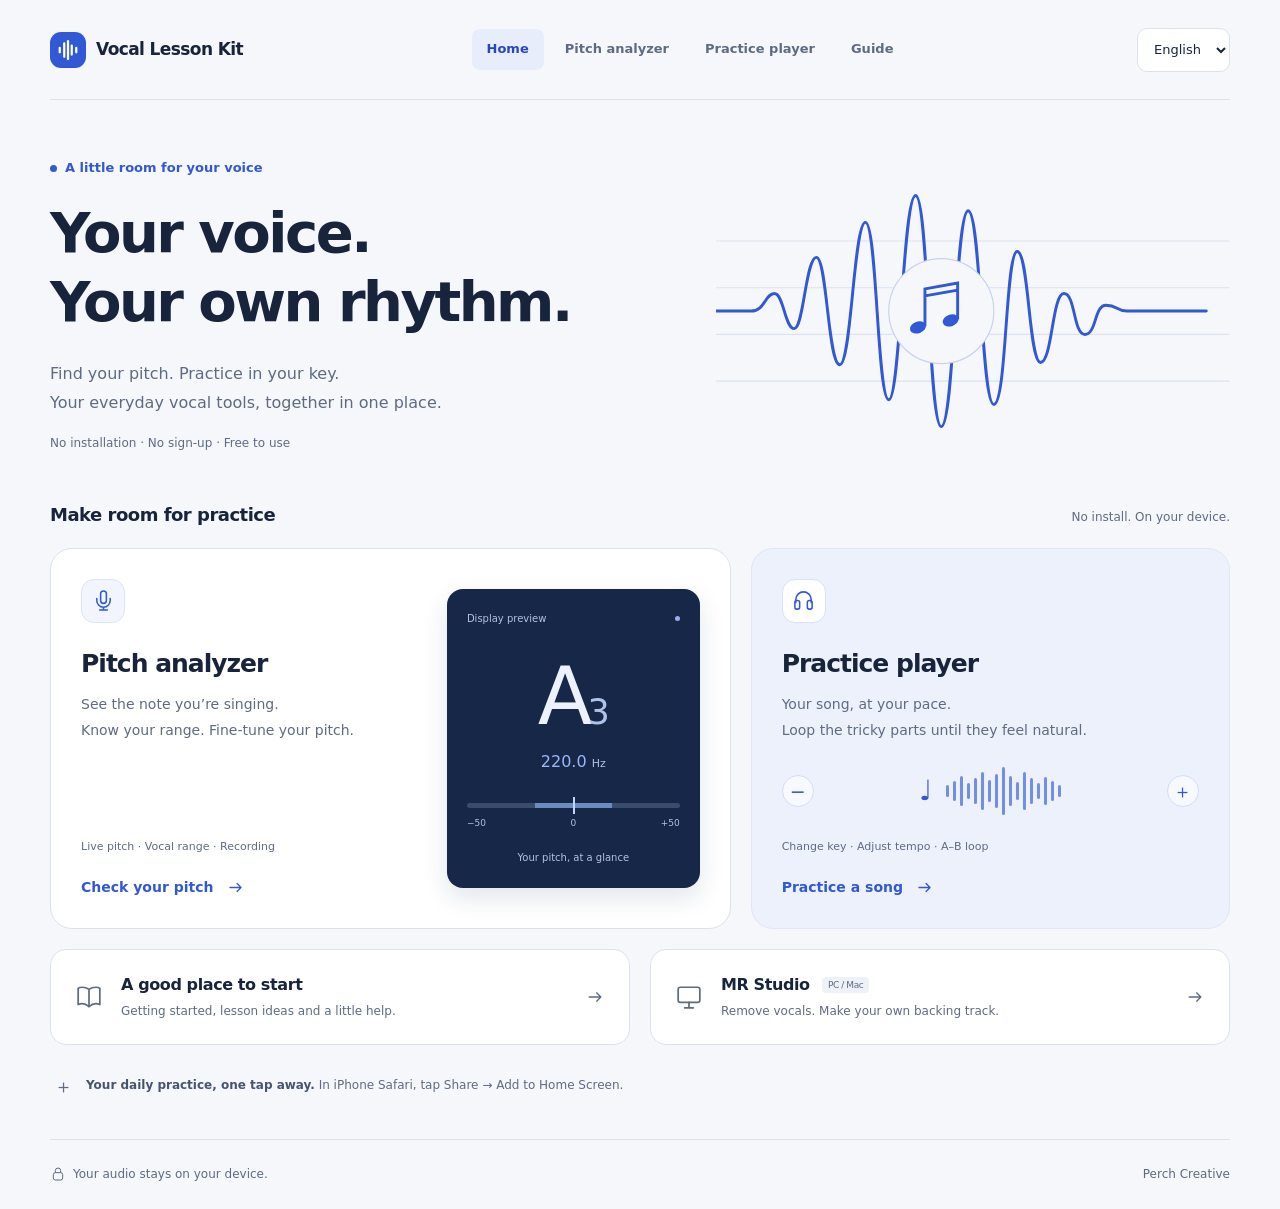
<file: docs/index.html>
<!doctype html>
<html lang="ko">
<head>
<meta charset="utf-8">
<meta name="viewport" content="width=device-width,initial-scale=1,viewport-fit=cover">
<meta name="apple-mobile-web-app-capable" content="yes">
<meta name="apple-mobile-web-app-title" content="Vocal Kit">
<meta name="theme-color" content="#f5f7fb">
<meta name="description" content="Find your range, practice in your key. Free vocal lesson tools that keep your audio on your device.">
<link rel="icon" href="favicon.svg" type="image/svg+xml">
<link rel="apple-touch-icon" href="icon.png">
<link rel="stylesheet" href="ui.css">
<link rel="stylesheet" href="home.css">
<title>Vocal Lesson Kit</title>
</head>
<body data-page="home">
<select id="lang" aria-label="Language"><option value="ko">한국어</option><option value="ja">日本語</option><option value="en">English</option></select>
<main id="main" class="home-main" tabindex="-1">
<section class="home-intro">
<div class="intro-copy">
<p class="intro-note"><span class="small-signal" aria-hidden="true"></span><span data-l="ko">목소리에 집중하는 시간</span><span data-l="ja">自分の声に向き合う時間</span><span data-l="en">A little room for your voice</span></p>
<h1><span data-l="ko">나의 목소리로,<br>더 나다운 노래.</span><span data-l="ja">自分の声で、<br>自分らしい歌を。</span><span data-l="en">Your voice.<br>Your own rhythm.</span></h1>
<p class="intro-description"><span data-l="ko">음정을 확인하고, 나에게 맞는 키로 연습하세요.<br>매일의 보컬 연습에 필요한 도구를 한곳에.</span><span data-l="ja">音程を確かめて、自分に合うキーで練習。<br>毎日のボーカル練習に必要なツールを、ひとつに。</span><span data-l="en">Find your pitch. Practice in your key.<br>Your everyday vocal tools, together in one place.</span></p>
<div class="intro-benefits"><span data-l="ko">설치 없이 바로 사용 · 회원가입 없이 무료</span><span data-l="ja">インストール不要 · 登録なしで無料</span><span data-l="en">No installation · No sign-up · Free to use</span></div>
</div>
<div class="voice-art" aria-hidden="true">
<svg viewBox="0 0 440 240" fill="none"><path d="M0 60h440M0 100h440M0 140h440M0 180h440" stroke="#dce3f0"/><path d="M0 120h30c12 0 12-15 20-15s9 30 17 30 10-61 19-61 10 92 20 92 12-122 22-122 10 152 20 152 12-175 23-175 11 198 22 198 12-185 23-185 11 166 22 166 10-131 20-131 10 95 20 95 10-59 20-59 8 35 18 35 8-25 18-25 9 5 18 5h68" stroke="#3158d5" stroke-width="2.5" stroke-linecap="round"/><circle cx="193" cy="120" r="45" fill="#f5f7fb" stroke="#c6d2ef"/><path d="M179 133v-32l28-5v31m-28-20 28-5" stroke="#3158d5" stroke-width="2.5"/><ellipse cx="173" cy="134" rx="7" ry="5" fill="#3158d5" transform="rotate(-20 173 134)"/><ellipse cx="201" cy="128" rx="7" ry="5" fill="#3158d5" transform="rotate(-20 201 128)"/></svg>
</div>
</section>
<section class="tool-section" aria-labelledby="tools-heading">
<div class="section-heading"><h2 id="tools-heading"><span data-l="ko">오늘의 연습을 시작하세요</span><span data-l="ja">今日の練習を始めましょう</span><span data-l="en">Make room for practice</span></h2><span data-ui="local"></span></div>
<div class="primary-tools">
<a class="tool-card pitch-card" href="analyzer/">
<div class="tool-copy"><div class="tool-icon"><svg viewBox="0 0 24 24" fill="none" stroke="currentColor" stroke-width="1.6" stroke-linecap="round" stroke-linejoin="round" aria-hidden="true"><rect x="9" y="2" width="6" height="13" rx="3"/><path d="M5 10v2a7 7 0 0014 0v-2M12 19v3m-4 0h8"/></svg></div>
<h3><span data-l="ko">음정 분석기</span><span data-l="ja">音程アナライザー</span><span data-l="en">Pitch analyzer</span></h3><p><span data-l="ko">지금 부르는 음을 눈으로 확인하세요.<br>내 음역을 찾고, 음정을 더 정확하게.</span><span data-l="ja">今、歌っている音を目で確認。<br>自分の音域を知り、音程をもっと正確に。</span><span data-l="en">See the note you’re singing.<br>Know your range. Fine-tune your pitch.</span></p>
<div class="tool-features"><span data-l="ko">실시간 음정 · 음역 기록 · 녹음</span><span data-l="ja">リアルタイム音程 · 音域記録 · 録音</span><span data-l="en">Live pitch · Vocal range · Recording</span></div>
<span class="tool-action"><span data-l="ko">음정 확인하기</span><span data-l="ja">音程をチェック</span><span data-l="en">Check your pitch</span><svg viewBox="0 0 24 24" fill="none" stroke="currentColor" stroke-width="1.6" stroke-linecap="round" stroke-linejoin="round" aria-hidden="true"><path d="M5 12h14m-5-5 5 5-5 5"/></svg></span></div>
<div class="pitch-preview" aria-hidden="true"><div class="preview-label"><span data-l="ko">이렇게 보여요</span><span data-l="ja">表示イメージ</span><span data-l="en">Display preview</span><span class="preview-dot"></span></div><div class="preview-note">A<span>3</span></div><div class="preview-hz">220.0 <small>Hz</small></div><div class="preview-meter"><i></i><b></b></div><div class="preview-ticks"><span>−50</span><span>0</span><span>+50</span></div><div class="preview-caption"><span data-l="ko">내 목소리의 높이를 한눈에</span><span data-l="ja">声の高さを、ひと目で</span><span data-l="en">Your pitch, at a glance</span></div></div>
</a>
<a class="tool-card practice-card" href="player/">
<div class="tool-icon"><svg viewBox="0 0 24 24" fill="none" stroke="currentColor" stroke-width="1.6" stroke-linecap="round" stroke-linejoin="round" aria-hidden="true"><path d="M4 14v-3a8 8 0 0116 0v3"/><rect x="3" y="12" width="5" height="9" rx="2"/><rect x="16" y="12" width="5" height="9" rx="2"/></svg></div><h3><span data-l="ko">연습 플레이어</span><span data-l="ja">練習プレーヤー</span><span data-l="en">Practice player</span></h3><p><span data-l="ko">내 목소리에 맞는 키와 속도로.<br>어려운 구간은 익숙해질 때까지 반복하세요.</span><span data-l="ja">自分の声に合うキーとテンポで。<br>難しいところは、慣れるまで繰り返し。</span><span data-l="en">Your song, at your pace.<br>Loop the tricky parts until they feel natural.</span></p>
<div class="player-preview" aria-hidden="true"><span>−</span><div>♩<span class="preview-bars"><i style="--h:12px"></i><i style="--h:20px"></i><i style="--h:30px"></i><i style="--h:16px"></i><i style="--h:26px"></i><i style="--h:38px"></i><i style="--h:22px"></i><i style="--h:34px"></i><i style="--h:48px"></i><i style="--h:30px"></i><i style="--h:18px"></i><i style="--h:38px"></i><i style="--h:26px"></i><i style="--h:16px"></i><i style="--h:28px"></i><i style="--h:20px"></i><i style="--h:12px"></i></span></div><span>＋</span></div>
<div class="tool-features"><span data-l="ko">키 조절 · 템포 변경 · 구간 반복</span><span data-l="ja">キー調整 · テンポ変更 · 区間リピート</span><span data-l="en">Change key · Adjust tempo · A–B loop</span></div><span class="tool-action"><span data-l="ko">곡 연습하기</span><span data-l="ja">曲を練習する</span><span data-l="en">Practice a song</span><svg viewBox="0 0 24 24" fill="none" stroke="currentColor" stroke-width="1.6" stroke-linecap="round" stroke-linejoin="round" aria-hidden="true"><path d="M5 12h14m-5-5 5 5-5 5"/></svg></span>
</a>
</div>
</section>
<section class="support-tools" aria-label="More tools">
<a class="support-card" href="guide/"><span class="support-icon"><svg viewBox="0 0 24 24" fill="none" stroke="currentColor" stroke-width="1.6" stroke-linecap="round" stroke-linejoin="round" aria-hidden="true"><path d="M12 5v16M12 5C8 2 3 3 2 4v15c4-2 7-1 10 2 3-3 6-4 10-2V4c-1-1-6-2-10 1Z"/></svg></span><div><h3><span data-l="ko">처음이라면, 사용 가이드</span><span data-l="ja">はじめての方へ</span><span data-l="en">A good place to start</span></h3><p><span data-l="ko">시작하는 방법부터 레슨 활용 팁까지.</span><span data-l="ja">使い始め方から、レッスンのヒントまで。</span><span data-l="en">Getting started, lesson ideas and a little help.</span></p></div><svg viewBox="0 0 24 24" fill="none" stroke="currentColor" stroke-width="1.6" stroke-linecap="round" stroke-linejoin="round" aria-hidden="true"><path d="M5 12h14m-5-5 5 5-5 5"/></svg></a>
<a class="support-card" href="https://github.com/ddossss/vocal-lesson-kit#mr-studio-pc"><span class="support-icon"><svg viewBox="0 0 24 24" fill="none" stroke="currentColor" stroke-width="1.6" stroke-linecap="round" stroke-linejoin="round" aria-hidden="true"><rect x="2" y="3" width="20" height="14" rx="2"/><path d="M8 22h8m-4-5v5"/></svg></span><div><h3>MR Studio <span class="desktop-tag">PC / Mac</span></h3><p><span data-l="ko">보컬을 제거하고 나만의 반주를 만드세요.</span><span data-l="ja">ボーカルを除去して、自分だけの伴奏に。</span><span data-l="en">Remove vocals. Make your own backing track.</span></p></div><svg viewBox="0 0 24 24" fill="none" stroke="currentColor" stroke-width="1.6" stroke-linecap="round" stroke-linejoin="round" aria-hidden="true"><path d="M5 12h14m-5-5 5 5-5 5"/></svg></a>
</section>
<div class="home-tip"><span class="tip-symbol" aria-hidden="true">＋</span><p><span data-l="ko"><b>홈 화면에 두고, 매일 가볍게.</b> iPhone Safari에서 공유 → ‘홈 화면에 추가’를 눌러보세요.</span><span data-l="ja"><b>ホーム画面から、毎日の練習へ。</b> iPhoneのSafariで共有 →「ホーム画面に追加」。</span><span data-l="en"><b>Your daily practice, one tap away.</b> In iPhone Safari, tap Share → Add to Home Screen.</span></p></div>
</main>
<footer class="site-footer"></footer>
<script>
(() => {
 const langs=['ko','ja','en'];let lang='';try{lang=localStorage.getItem('va_lang')||''}catch(e){}
 if(!langs.includes(lang)){const n=(navigator.language||'en').slice(0,2);lang=langs.includes(n)?n:'en'}
 const select=document.getElementById('lang');
 function set(l){document.documentElement.lang=l;select.value=l;try{localStorage.setItem('va_lang',l)}catch(e){}}
 select.onchange=()=>set(select.value);set(lang);
})();
</script>
<script src="ui.js"></script>
</body>
</html>
</file>
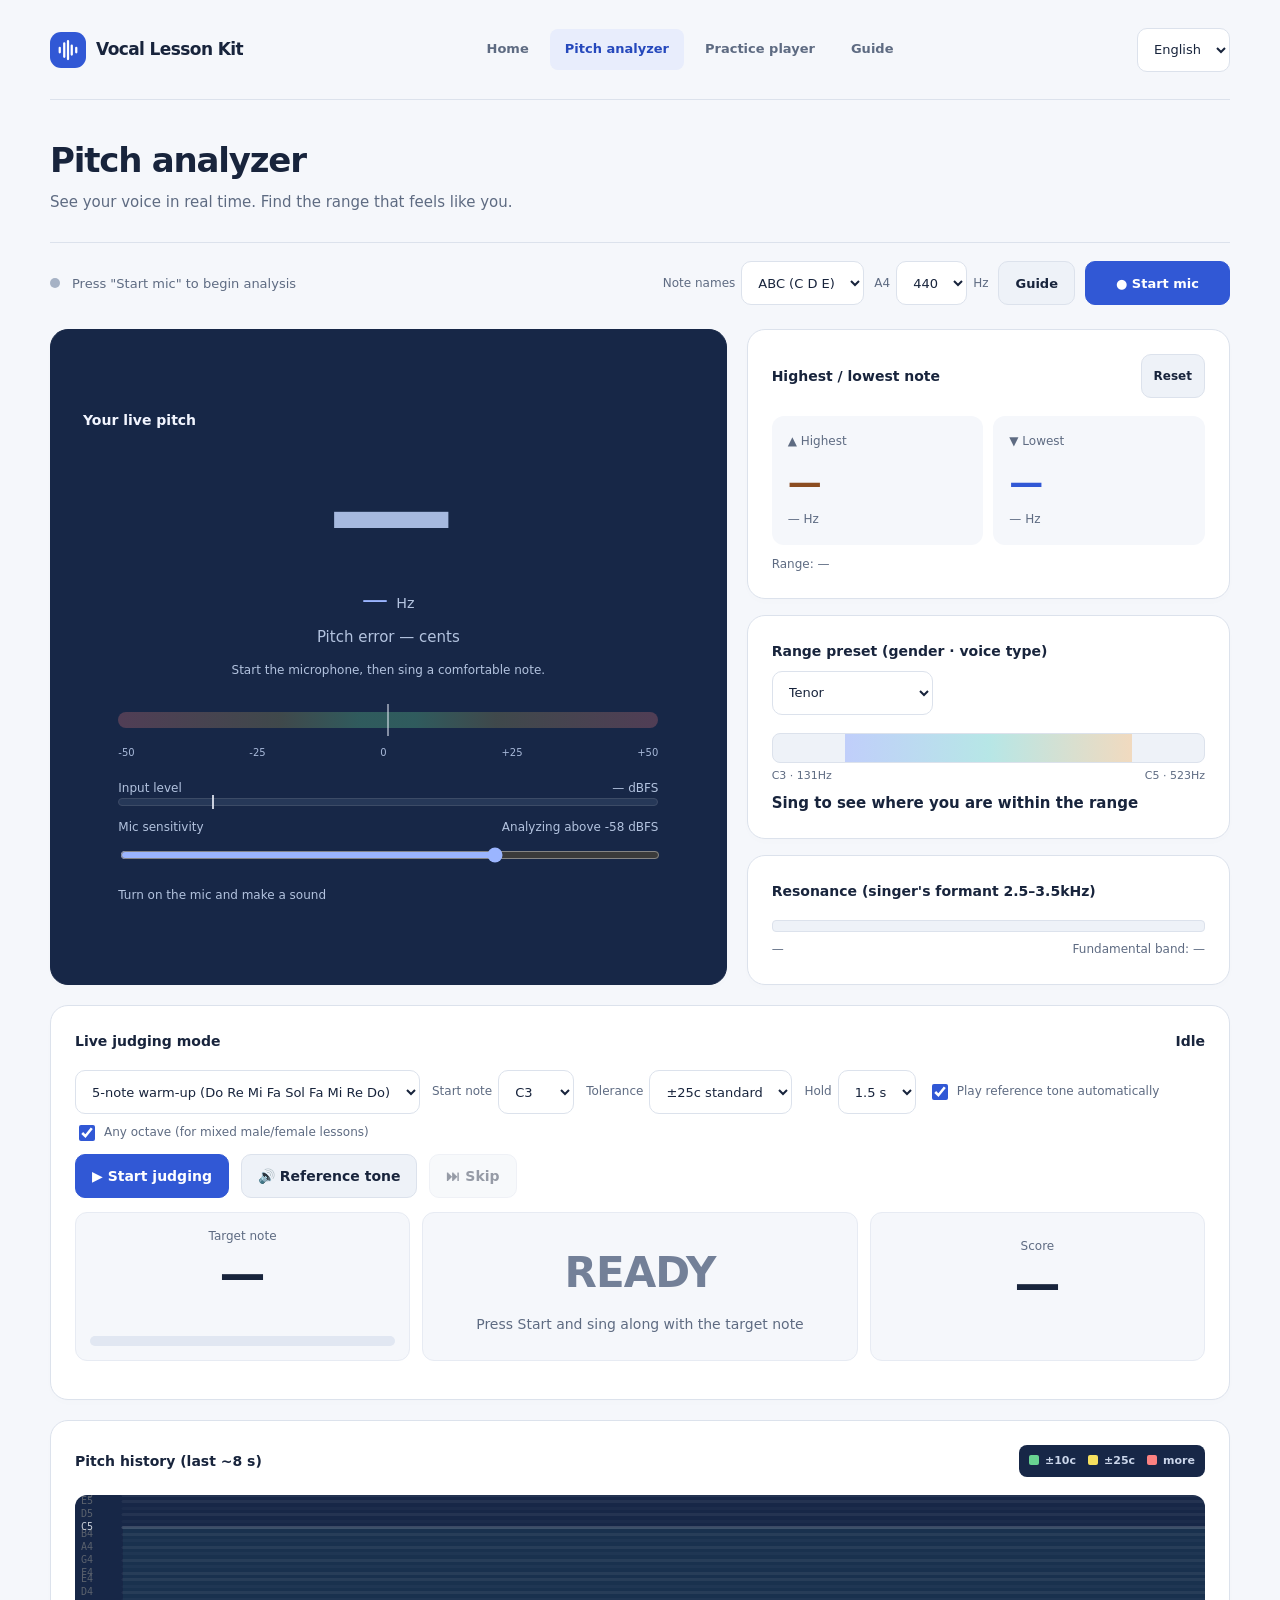
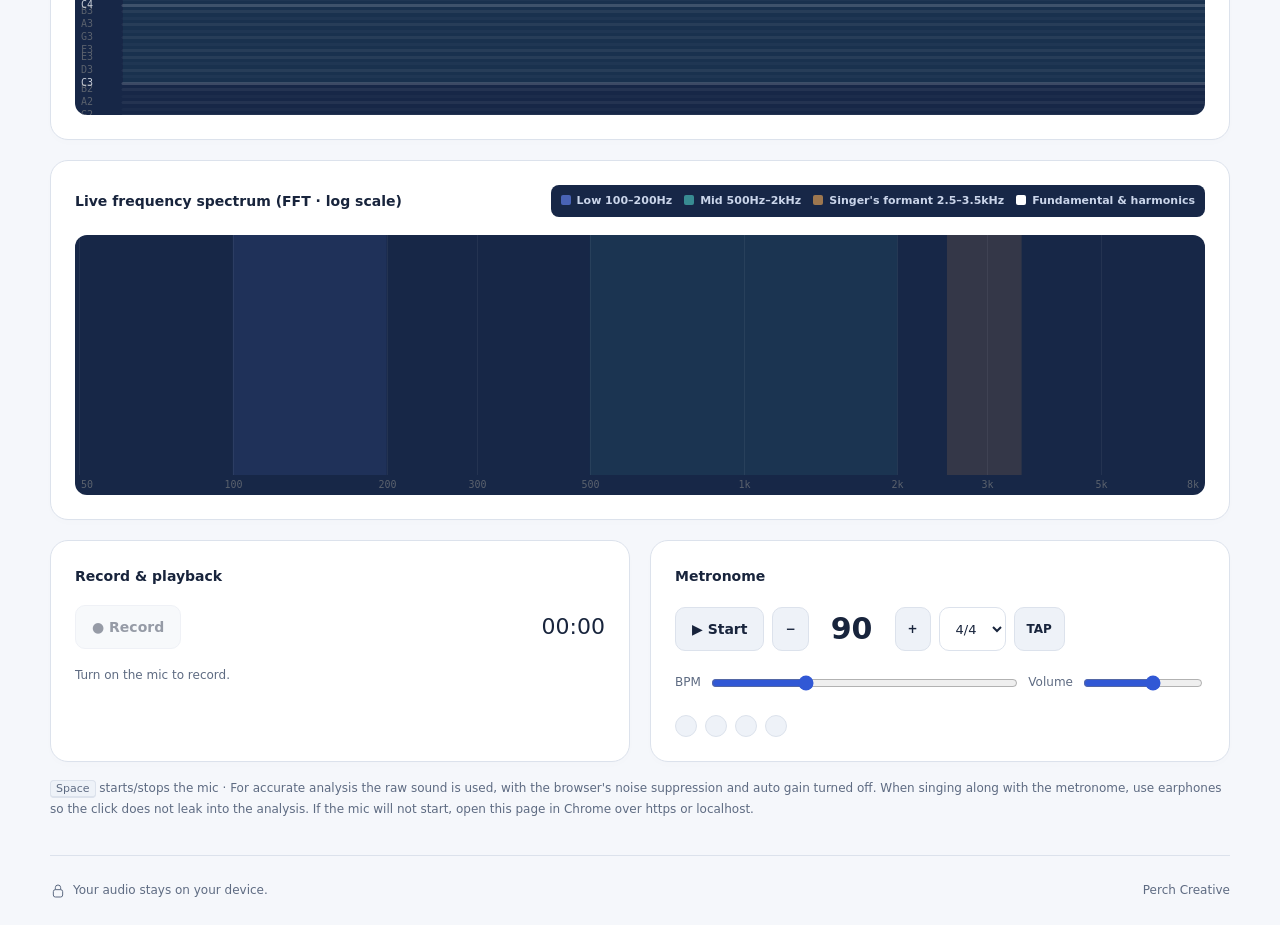
<file: docs/analyzer/index.html>
<!doctype html>
<html lang="ko">
<head>
<meta charset="utf-8">
<meta name="viewport" content="width=device-width, initial-scale=1">
<link rel="icon" href="../favicon.svg" type="image/svg+xml">
<link rel="apple-touch-icon" href="../icon.png">
<meta name="apple-mobile-web-app-capable" content="yes">
<meta name="apple-mobile-web-app-title" content="Pitch">
<meta name="theme-color" content="#f5f7fb">
<title>Vocal Analyzer</title>
<style>
:root{
  --bg:#0a0c0f; --panel:#12151a; --panel2:#191d24; --line:#252a33;
  --text:#e8ebf0; --muted:#8891a1; --dim:#4a515d;
  --accent:#4fd1c5; --accent2:#f6ad55;
  --good:#68d391; --warn:#f6e05e; --bad:#fc8181;
  --low:#6b8cff; --mid:#4fd1c5; --high:#f6ad55;
  --mono:ui-monospace,SFMono-Regular,Menlo,Consolas,monospace;
}
*{box-sizing:border-box}
html,body{margin:0;background:var(--bg);color:var(--text);
  font-family:-apple-system,BlinkMacSystemFont,"Segoe UI","Apple SD Gothic Neo","Noto Sans KR","Hiragino Sans","Hiragino Kaku Gothic ProN","Yu Gothic UI","Meiryo","Noto Sans JP",sans-serif;
  -webkit-font-smoothing:antialiased}
.wrap{max-width:1200px;margin:0 auto;padding:16px}
header{display:flex;flex-wrap:wrap;align-items:center;justify-content:space-between;gap:12px;margin-bottom:14px}
.brand{display:flex;align-items:center;gap:12px;min-width:0}
.led{width:10px;height:10px;border-radius:50%;background:#30353e;transition:.2s;flex:none}
.led.on{background:var(--good);box-shadow:0 0 12px var(--good)}
h1{margin:0;font-size:14px;letter-spacing:.16em;text-transform:uppercase;font-weight:700}
.sub{font-size:12px;color:var(--muted);margin-top:2px;line-height:1.5}
.controls{display:flex;flex-wrap:wrap;align-items:center;gap:8px}
.btn{appearance:none;border:1px solid var(--line);background:var(--panel2);color:var(--text);
  padding:10px 16px;border-radius:10px;font-size:14px;font-weight:600;cursor:pointer;transition:.15s;font-family:inherit}
.btn:hover:not(:disabled){border-color:#3a414d}
.btn:disabled{opacity:.35;cursor:not-allowed}
.btn.primary{background:var(--accent);color:#04211e;border-color:transparent;min-width:130px}
.btn.primary.stop{background:var(--bad);color:#2b0707}
.btn.rec.active{background:var(--bad);color:#2b0707;border-color:transparent}
.btn.small{padding:7px 12px;font-size:12px}
select,input[type=number]{background:var(--panel2);color:var(--text);border:1px solid var(--line);
  border-radius:8px;padding:8px 10px;font-size:13px;font-family:inherit;max-width:100%}
label.inline{display:flex;align-items:center;gap:6px;font-size:12px;color:var(--muted)}

.grid{display:grid;grid-template-columns:1.55fr 1fr;gap:14px}
.full{grid-column:1/-1}
@media (max-width:860px){.grid{grid-template-columns:1fr}}
.panel{background:var(--panel);border:1px solid var(--line);border-radius:14px;padding:16px;min-width:0}
.label{font-size:11px;letter-spacing:.14em;text-transform:uppercase;color:var(--muted);margin-bottom:10px;
  display:flex;justify-content:space-between;align-items:center;gap:8px;flex-wrap:wrap}
.stack{display:flex;flex-direction:column;gap:14px;min-width:0}

/* main readout */
.readout{display:flex;flex-direction:column;align-items:center;justify-content:center;min-height:320px;text-align:center}
.note{font-size:clamp(76px,15vw,150px);font-weight:800;line-height:.95;letter-spacing:-.02em;transition:color .15s}
.note .oct{font-size:.42em;font-weight:600;color:var(--muted);margin-left:4px}
.note.idle{color:var(--dim)}
.hz{font-family:var(--mono);font-size:clamp(22px,4vw,30px);color:var(--accent);margin-top:8px}
.hz small{font-size:.55em;color:var(--muted)}
.cents{font-family:var(--mono);font-size:15px;margin-top:4px;color:var(--muted)}
.meter{position:relative;width:100%;max-width:540px;height:46px;margin-top:18px}
.meter .track{position:absolute;left:0;right:0;top:14px;height:16px;border-radius:8px;
  background:linear-gradient(90deg,rgba(252,129,129,.25),rgba(246,224,94,.18) 30%,rgba(104,211,145,.3) 45%,rgba(104,211,145,.3) 55%,rgba(246,224,94,.18) 70%,rgba(252,129,129,.25))}
.meter .center{position:absolute;left:50%;top:6px;width:2px;height:32px;background:var(--text);opacity:.5;transform:translateX(-1px)}
.meter .needle{position:absolute;top:4px;width:4px;height:36px;border-radius:2px;background:var(--good);
  left:50%;transform:translateX(-2px);transition:left .08s linear,background .15s;box-shadow:0 0 10px currentColor;opacity:0}
.meter .ticks{position:absolute;left:0;right:0;bottom:-14px;display:flex;justify-content:space-between;font:10px var(--mono);color:var(--dim)}
.level{width:100%;max-width:540px;margin-top:30px}
.bar{height:8px;border-radius:4px;background:var(--panel2);overflow:hidden;border:1px solid var(--line)}
.bar>i{display:block;height:100%;width:0;background:linear-gradient(90deg,var(--good),var(--warn) 75%,var(--bad));transition:width .06s}
.row{display:flex;justify-content:space-between;align-items:baseline;gap:8px;font-size:12px;color:var(--muted)}
.lvlbar{position:relative;overflow:visible}
.lvlbar>i{border-radius:4px}
.lvlbar>b{position:absolute;top:-4px;bottom:-4px;width:2px;background:var(--text);opacity:.8;left:0;transition:left .1s}
.lvlhint{font-size:12px;color:var(--muted);margin-top:8px;min-height:18px;text-align:left;line-height:1.5}
.lvlhint.warn{color:var(--warn)}

/* hold */
.hold{display:grid;grid-template-columns:1fr 1fr;gap:10px}
.hold .box{background:var(--panel2);border:1px solid var(--line);border-radius:10px;padding:12px}
.hold .k{font-size:11px;color:var(--muted)}
.hold .v{font-size:30px;font-weight:800;margin-top:4px}
.hold .h{font-family:var(--mono);font-size:12px;color:var(--muted)}
.hold .up .v{color:var(--high)} .hold .down .v{color:var(--low)}
.span{font-size:12px;color:var(--muted);margin-top:10px}

/* voice range */
.vrange{position:relative;height:30px;border-radius:8px;background:var(--panel2);border:1px solid var(--line);margin-top:6px;overflow:hidden}
.vrange .in{position:absolute;top:0;bottom:0;background:linear-gradient(90deg,rgba(107,140,255,.35),rgba(79,209,197,.35),rgba(246,173,85,.35))}
.vrange .mark{position:absolute;top:2px;bottom:2px;width:4px;border-radius:2px;background:#fff;transform:translateX(-2px);opacity:0;transition:left .08s linear}
.vlabels{display:flex;justify-content:space-between;font:11px var(--mono);color:var(--muted);margin-top:6px}
.pos{font-size:15px;font-weight:600;margin-top:10px;line-height:1.5}

/* canvases */
canvas{display:block;width:100%;border-radius:10px;background:#0d1014}
#hist{height:220px}
#spec{height:260px}
.legend{display:flex;flex-wrap:wrap;gap:12px;font-size:11px;color:var(--muted);letter-spacing:0;text-transform:none}
.legend span::before{content:"";display:inline-block;width:10px;height:10px;border-radius:2px;margin-right:6px;vertical-align:-1px;background:var(--c)}

/* tools */
.tools{display:grid;grid-template-columns:1fr 1fr;gap:14px}
@media (max-width:860px){.tools{grid-template-columns:1fr}}
.toolrow{display:flex;flex-wrap:wrap;align-items:center;gap:8px}
audio{width:100%;margin-top:12px;height:40px}
.rectime{font-family:var(--mono);font-size:22px;margin-left:auto}
.dots{display:flex;gap:8px;margin-top:14px}
.dots i{width:22px;height:22px;border-radius:50%;background:var(--panel2);border:1px solid var(--line);transition:background .05s}
.dots i.on{background:var(--accent)}
.dots i.on.acc{background:var(--accent2)}
.bpm{font-family:var(--mono);font-size:30px;font-weight:700;min-width:70px;text-align:center}
input[type=range]{accent-color:var(--accent);flex:1;min-width:120px}
.hint{font-size:12px;color:var(--muted);margin-top:16px;line-height:1.7}
.err{color:var(--bad)}
kbd{font-family:var(--mono);font-size:11px;border:1px solid var(--line);border-bottom-width:2px;border-radius:4px;padding:1px 5px;background:var(--panel2)}

/* judge mode */
.judge-ctrl{display:flex;flex-wrap:wrap;gap:8px 12px;align-items:center}
.judge-ctrl input[type=checkbox]{accent-color:var(--accent);width:16px;height:16px}
.judge-main{display:grid;grid-template-columns:1fr 1.3fr 1fr;gap:12px;margin-top:14px}
@media (max-width:860px){.judge-main{grid-template-columns:1fr}}
.jbox{background:var(--panel2);border:1px solid var(--line);border-radius:12px;padding:14px;text-align:center;
  display:flex;flex-direction:column;justify-content:center;min-height:140px;min-width:0}
.jk{font-size:11px;letter-spacing:.12em;color:var(--muted)}
.jtarget{font-size:56px;font-weight:800;line-height:1.05;margin-top:4px}
.jdir{font-size:14px;font-weight:600;margin-top:8px;min-height:20px;line-height:1.5}
.jprog{height:10px;border-radius:5px;background:#0d1014;border:1px solid var(--line);overflow:hidden;margin-top:10px}
.jprog>i{display:block;height:100%;width:0;background:var(--accent);transition:width .05s linear}
.jflash{font-size:clamp(36px,6vw,58px);font-weight:900;letter-spacing:.06em;color:var(--dim)}
.jflash.pop{animation:pop .5s ease}
@keyframes pop{0%{transform:scale(.6);opacity:.2}60%{transform:scale(1.12)}100%{transform:scale(1);opacity:1}}
.jscore{font-size:56px;font-weight:800;font-family:var(--mono);line-height:1.05;margin-top:4px}
.chips{display:flex;flex-wrap:wrap;gap:6px;margin-top:14px}
.chip{min-width:54px;padding:6px 8px;border-radius:8px;background:var(--panel2);border:1px solid var(--line);text-align:center;font-size:13px;font-weight:700}
.chip small{display:block;font:10px var(--mono);color:var(--muted);font-weight:400;margin-top:2px}
.chip.cur{border-color:var(--text);box-shadow:0 0 0 1px var(--text)}
.chip.perfect{background:rgba(104,211,145,.22);border-color:var(--good)}
.chip.great{background:rgba(79,209,197,.2);border-color:var(--accent)}
.chip.good{background:rgba(246,224,94,.16);border-color:var(--warn)}
.chip.miss{background:rgba(252,129,129,.16);border-color:var(--bad)}

/* guide overlay */
.guide[hidden]{display:none}
.guide{position:fixed;inset:0;z-index:50;background:rgba(5,6,8,.78);display:flex;justify-content:center;align-items:flex-start;overflow-y:auto;padding:16px}
.guide-card{background:var(--panel);border:1px solid var(--line);border-radius:16px;width:100%;max-width:780px;padding:20px 22px 28px;margin:8px 0}
.guide-head{display:flex;justify-content:space-between;align-items:center;gap:12px;position:sticky;top:0;background:var(--panel);padding:4px 0 12px;border-bottom:1px solid var(--line);margin-bottom:6px}
.guide-head h2{margin:0;font-size:18px}
.guide-body{font-size:14px;line-height:1.85;color:var(--text)}
.guide-body h3{font-size:15px;margin:24px 0 8px;color:var(--accent)}
.guide-body p{margin:8px 0}
.guide-body ul,.guide-body ol{margin:8px 0;padding-left:1.4em}
.guide-body li{margin:4px 0}
.guide-body .note-box{background:var(--panel2);border:1px solid var(--line);border-radius:10px;padding:10px 14px;margin:12px 0;font-size:13px;color:var(--muted)}
.guide-body table{border-collapse:collapse;width:100%;font-size:13px;margin:10px 0}
.guide-body th,.guide-body td{border:1px solid var(--line);padding:6px 10px;text-align:left;vertical-align:top}
.guide-body th{background:var(--panel2);font-weight:600}
</style>
<link rel="stylesheet" href="../ui.css">
</head>
<body class="analyzer-page" data-page="analyzer">
<main id="main" class="wrap" tabindex="-1">
<div class="page-heading"><h1 data-ui="analyzer"></h1><p data-ui="analyzerIntro"></p></div>

  <div class="analyzer-toolbar">
    <div class="brand">
      <div class="led" id="led"></div>
      <div>
        <div class="sub" id="status" role="status"></div>
      </div>
    </div>
    <div class="controls">
      <select id="lang" aria-label="Language">
        <option value="ko">한국어</option>
        <option value="ja">日本語</option>
        <option value="en">English</option>
      </select>
      <label class="inline"><span data-i18n="notation"></span>
        <select id="notation">
          <option value="abc" data-i18n="notation_abc"></option>
          <option value="solfege" data-i18n="notation_solfege"></option>
        </select>
      </label>
      <label class="inline">A4
        <select id="a4">
          <option>415</option><option>432</option><option selected>440</option>
          <option>441</option><option>442</option><option>443</option>
        </select> Hz
      </label>
      <button class="btn" id="guideBtn" data-i18n="guide"></button>
      <button class="btn primary" id="micBtn"></button>
    </div>
  </div>

  <div class="grid">
    <!-- Big readout -->
    <section class="panel readout" data-ui-label="livePitch">
      <h2 class="instrument-title" data-ui="livePitch"></h2>
      <div class="note idle" id="note">—</div>
      <div class="hz" id="hz">— <small>Hz</small></div>
      <div class="cents" id="cents"></div>
      <p class="instrument-help" data-ui="micHelp"></p>
      <div class="meter">
        <div class="track"></div><div class="center"></div><div class="needle" id="needle"></div>
        <div class="ticks"><span>-50</span><span>-25</span><span>0</span><span>+25</span><span>+50</span></div>
      </div>
      <div class="level">
        <div class="row"><span data-i18n="level"></span><span id="lvlTxt">— dBFS</span></div>
        <div class="bar lvlbar"><i id="lvl"></i><b id="gateMark"></b></div>
        <div class="row" style="margin-top:12px"><span data-i18n="sens"></span><span id="gateTxt">—</span></div>
        <input type="range" id="sens" data-ui-label="sensitivity" min="0" max="100" value="70" style="width:100%">
        <div class="lvlhint" id="lvlHint"></div>
      </div>
    </section>

    <!-- Side -->
    <div class="stack">
      <section class="panel">
        <div class="label"><span data-i18n="hold_title"></span> <button class="btn small" id="resetHold" data-i18n="reset"></button></div>
        <div class="hold">
          <div class="box up"><div class="k" data-i18n="max"></div><div class="v" id="maxN">—</div><div class="h" id="maxH">— Hz</div></div>
          <div class="box down"><div class="k" data-i18n="min"></div><div class="v" id="minN">—</div><div class="h" id="minH">— Hz</div></div>
        </div>
        <div class="span" id="spanTxt"></div>
      </section>

      <section class="panel">
        <div class="label"><span id="voiceLabel" data-i18n="voice_title"></span>
          <select id="voice" aria-labelledby="voiceLabel">
            <optgroup data-i18n-label="grp_female">
              <option value="soprano" data-i18n="soprano"></option>
              <option value="mezzo" data-i18n="mezzo"></option>
              <option value="alto" data-i18n="alto"></option>
            </optgroup>
            <optgroup data-i18n-label="grp_male">
              <option value="tenor" data-i18n="tenor" selected></option>
              <option value="baritone" data-i18n="baritone"></option>
              <option value="bass" data-i18n="bass"></option>
            </optgroup>
          </select>
        </div>
        <div class="vrange"><div class="in" id="vIn"></div><div class="mark" id="vMark"></div></div>
        <div class="vlabels"><span id="vLo">—</span><span id="vHi">—</span></div>
        <div class="pos" id="vPos"></div>
      </section>

      <section class="panel">
        <div class="label" data-i18n="formant_title"></div>
        <div class="bar" style="height:12px"><i id="fmt" style="background:linear-gradient(90deg,var(--low),var(--mid),var(--high))"></i></div>
        <div class="row" style="margin-top:8px"><span id="fmtTxt">—</span><span id="bandTxt"></span></div>
      </section>
    </div>

    <!-- Judge mode -->
    <section class="panel full">
      <div class="label"><span data-i18n="j_title"></span> <span id="jStatus" style="letter-spacing:0;text-transform:none"></span></div>
      <div class="judge-ctrl">
        <select id="jMode" data-ui-label="exercise">
          <option value="single" data-i18n="j_mode_single"></option>
          <option value="five" data-i18n="j_mode_five" selected></option>
          <option value="scale" data-i18n="j_mode_scale"></option>
          <option value="scale2" data-i18n="j_mode_scale2"></option>
          <option value="arp" data-i18n="j_mode_arp"></option>
        </select>
        <label class="inline"><span data-i18n="j_root"></span> <select id="jRoot"></select></label>
        <label class="inline"><span data-i18n="j_tol"></span>
          <select id="jTol"><option value="10" data-i18n="tol10"></option><option value="25" data-i18n="tol25" selected></option><option value="50" data-i18n="tol50"></option></select>
        </label>
        <label class="inline"><span data-i18n="j_hold"></span>
          <select id="jHold"><option value="1"></option><option value="1.5" selected></option><option value="2"></option><option value="3"></option></select>
        </label>
        <label class="inline"><input type="checkbox" id="jAuto" checked> <span data-i18n="j_auto"></span></label>
        <label class="inline" data-i18n-title="j_anyoct_title"><input type="checkbox" id="jAnyOct" checked> <span data-i18n="j_anyoct"></span></label>
      </div>
      <div class="judge-ctrl" style="margin-top:10px">
        <button class="btn primary" id="jStart"></button>
        <button class="btn" id="jTone" data-i18n="j_tone"></button>
        <button class="btn" id="jSkip" disabled data-i18n="j_skip"></button>
      </div>
      <div class="judge-main">
        <div class="jbox">
          <div class="jk" data-i18n="j_target"></div>
          <div class="jtarget" id="jTarget">—</div>
          <div class="jdir" id="jDir"></div>
          <div class="jprog"><i id="jProg"></i></div>
        </div>
        <div class="jbox">
          <div class="jflash" id="jFlash">READY</div>
          <div class="jdir" id="jDetail" style="color:var(--muted);font-weight:500"></div>
        </div>
        <div class="jbox">
          <div class="jk" data-i18n="j_score"></div>
          <div class="jscore" id="jScore">—</div>
          <div class="jdir" id="jSum" style="color:var(--muted);font-weight:500;font-size:12px"></div>
        </div>
      </div>
      <div class="chips" id="jChips"></div>
    </section>

    <!-- Pitch history -->
    <section class="panel full chart-panel">
      <div class="label"><span data-i18n="hist_title"></span> <span class="legend"><span style="--c:var(--good)">±10c</span><span style="--c:var(--warn)">±25c</span><span style="--c:var(--bad)" data-i18n="hist_more"></span></span></div>
      <canvas id="hist"></canvas>
    </section>

    <!-- Spectrum -->
    <section class="panel full chart-panel">
      <div class="label"><span data-i18n="spec_title"></span>
        <span class="legend">
          <span style="--c:rgba(107,140,255,.6)" data-i18n="leg_low"></span>
          <span style="--c:rgba(79,209,197,.6)" data-i18n="leg_mid"></span>
          <span style="--c:rgba(246,173,85,.6)" data-i18n="leg_sf"></span>
          <span style="--c:#fff" data-i18n="leg_f0"></span>
        </span>
      </div>
      <canvas id="spec"></canvas>
    </section>

    <!-- Tools -->
    <div class="tools full">
      <section class="panel">
        <div class="label" data-i18n="rec_title"></div>
        <div class="toolrow">
          <button class="btn rec" id="recBtn" disabled></button>
          <a class="btn" id="dlBtn" style="display:none;text-decoration:none" data-i18n="rec_save"></a>
          <span class="rectime" id="recTime">00:00</span>
        </div>
        <audio id="player" controls style="display:none"></audio>
        <div class="hint" id="recHint"></div>
      </section>

      <section class="panel">
        <div class="label" data-i18n="met_title"></div>
        <div class="toolrow">
          <button class="btn" id="metBtn"></button>
          <button class="btn small" id="bpmDown" data-ui-label="slower">−</button>
          <div class="bpm" id="bpmTxt">90</div>
          <button class="btn small" id="bpmUp" data-ui-label="faster">+</button>
          <select id="beats" data-ui-label="beats"><option value="2">2/4</option><option value="3">3/4</option><option value="4" selected>4/4</option><option value="6">6/8</option></select>
          <button class="btn small" id="tap">TAP</button>
        </div>
        <div class="toolrow" style="margin-top:12px">
          <span style="font-size:12px;color:var(--muted)">BPM</span>
          <input type="range" id="bpm" data-ui-label="bpm" min="40" max="208" value="90">
          <span style="font-size:12px;color:var(--muted)" data-i18n="vol"></span>
          <input type="range" id="vol" data-ui-label="volume" min="0" max="100" value="60" style="max-width:110px">
        </div>
        <div class="dots" id="dots"></div>
      </section>
    </div>
  </div>

  <div class="hint" data-i18n-html="foot"></div>
</main>
<footer class="site-footer"></footer>

<!-- Guide -->
<div class="guide" id="guide" hidden>
  <div class="guide-card" role="dialog" aria-modal="true" aria-labelledby="guideTitle">
    <div class="guide-head">
      <h2 id="guideTitle" data-i18n="guide"></h2>
      <button class="btn small" id="guideClose" data-i18n="close"></button>
    </div>
    <div class="guide-body" id="guideBody"></div>
  </div>
</div>

<script>
/* ======================================================================
   i18n  (ko / ja / en)
   ====================================================================== */
const I18N = {
/* ------------------------------------------------------------ 한국어 */
ko: {
  doc_title:'Vocal Analyzer', guide:'가이드', close:'닫기',
  notation:'음 이름', notation_abc:'ABC (C D E)', notation_solfege:'도레미',
  mic_start:'● 마이크 시작', mic_stop:'■ 마이크 중지',
  st_idle:'마이크 시작을 누르면 분석이 시작됩니다',
  st_analyzing:p=>`분석 중 · ${p.dev} · ${p.sr}Hz`,
  st_stopped:'중지됨 · 기록은 유지됩니다',
  dev_default:'기본 마이크',
  err_insecure:'안전하지 않은 주소(http / content://)라 마이크를 쓸 수 없어요. https 주소로 열어 주세요.',
  err_noapi:'이 환경에서는 마이크를 쓸 수 없어요. Chrome 또는 https / localhost에서 열어 주세요.',
  err_NotAllowedError:'마이크가 차단되어 있어요. 주소창 왼쪽 자물쇠 → 권한 → 마이크를 "허용"으로 바꾼 뒤 새로고침하세요. (안드로이드는 설정 → 앱 → Chrome → 권한 → 마이크도 확인)',
  err_NotFoundError:'마이크 장치를 찾지 못했어요. 마이크가 연결되어 있는지 확인해 주세요.',
  err_NotReadableError:'다른 앱이 마이크를 쓰고 있어요. 통화·녹음·화상회의 앱을 닫고 다시 시도해 주세요.',
  err_SecurityError:'보안 설정 때문에 마이크를 쓸 수 없어요. https 주소인지 확인해 주세요.',
  err_AbortError:'마이크를 시작하지 못했어요. 잠시 후 다시 시도해 주세요.',
  err_generic:p=>`마이크를 시작하지 못했어요 (${p.n}${p.m ? ': ' + p.m : ''})`,
  cents_idle:'음정 오차 — cents',
  cents_fmt:p=>`음정 오차 ${p.c} cents · 목표 ${p.f}Hz`,
  level:'입력 레벨', sens:'마이크 감도', gate:p=>`${p.db} dBFS 이상만 분석`,
  hint_idle:'마이크를 켜고 소리를 내 보세요',
  hint_none:'마이크 입력이 거의 없어요. 마이크에 가까이 대고 소리를 내거나, 감도를 올려 보세요.',
  hint_small:'소리가 작아서 무시되고 있어요. 감도를 오른쪽으로 올려 보세요.',
  hint_unvoiced:'소리는 들리는데 음높이를 못 찾고 있어요. "아~" 하고 길게 일정한 음으로 불러 보세요.',
  hint_ok:'인식 중', hint_sound:'소리를 내 보세요',
  hold_title:'최고음 / 최저음 기록', reset:'초기화', max:'▲ 최고음', min:'▼ 최저음',
  span_none:'음역 폭: —',
  span:p=>`음역 폭: ${p.s}반음` + (p.s ? ` (${p.o ? p.o + '옥타브 ' : ''}${p.r ? p.r + '반음' : ''})`.replace(' )', ')') : ''),
  voice_title:'음역 프리셋 (성별 · 성부)', grp_female:'여성', grp_male:'남성',
  soprano:'소프라노', mezzo:'메조소프라노', alto:'알토', tenor:'테너', baritone:'바리톤', bass:'베이스',
  vpos_idle:'소리를 내면 음역 안의 위치가 표시됩니다',
  vpos_below:'▼ 음역 아래 (무리하지 마세요)', vpos_above:'▲ 음역 위 (무리하지 마세요)',
  vpos_low:'하단 음역 · 흉성 중심', vpos_mid:'중간 음역 · 믹스 구간', vpos_high:'상단 음역 · 두성/헤드 쪽',
  formant_title:'울림 분석 (싱어스 포먼트 2.5–3.5kHz)',
  fmt_weak:'울림 약함 · 공명이 앞으로 덜 나와요', fmt_mid:'울림 보통', fmt_strong:'울림 강함 · 소리가 멀리 뻗어요',
  band_label:p=>`기본음 대역: ${p.b}`,
  band_low:'저역 (100–200Hz 부근)', band_midlow:'중저역 (200–500Hz)', band_mid:'중역 (500Hz–2kHz)', band_high:'고역',
  j_title:'실시간 판정 모드', j_wait:'대기 중',
  j_mode_single:'단일 음', j_mode_five:'5음 워밍업 (도레미파솔파미레도)', j_mode_scale:'장음계 상행',
  j_mode_scale2:'장음계 상행·하행', j_mode_arp:'아르페지오 (1-3-5-8-5-3-1)',
  j_root:'시작음', j_tol:'허용 오차', tol10:'±10c 엄격', tol25:'±25c 보통', tol50:'±50c 입문',
  j_hold:'유지', sec:p=>`${p.n}초`, j_auto:'기준음 자동 재생',
  j_anyoct:'옥타브 무관 (남녀 혼합 레슨용)',
  j_anyoct_title:'켜면 한 옥타브 위/아래에서 불러도 같은 음 이름이면 정답으로 판정합니다. 끄면 옥타브까지 맞아야 합니다.',
  j_start:'▶ 판정 시작', j_end:'■ 판정 종료', j_tone:'🔊 기준음', j_skip:'⏭ 건너뛰기',
  j_target:'목표 음', j_score:'점수',
  j_ready_detail:'시작을 누르고 목표 음을 따라 불러 보세요',
  j_go_detail:p=>`목표 음을 ±${p.tol}c 안에서 ${p.hold}초 유지하면 판정돼요`,
  j_hear:'🔊 기준음 듣기', j_good:'● 좋아요, 그대로 유지!',
  j_oct_up:'옥타브가 달라요 · ↓ 1옥타브 낮게', j_oct_down:'옥타브가 달라요 · ↑ 1옥타브 높게',
  j_higher:p=>`↑ 더 높게 (${p.a})`, j_lower:p=>`↓ 더 낮게 (${p.a})`,
  amt_semi:p=>`${p.n}반음`, amt_cents:p=>`${p.n}c`,
  j_silence:'소리를 내 주세요',
  j_skipped:p=>`${p.note} 건너뜀`,
  j_result:p=>`${p.note} · 평균 오차 ${p.abs}c · ${I18N.ko[p.tend]}`,
  tend_sharp:'살짝 높게(샤프) 들어갔어요', tend_flat:'살짝 낮게(플랫) 들어갔어요', tend_ok:'음정 중심이 정확해요',
  j_summary:p=>`Perfect ${p.a} · Great ${p.b} · Good ${p.c} · Miss ${p.d}` + (p.tend ? ' · ' + I18N.ko[p.tend] : ''),
  sum_sharp:'전체적으로 높게 부르는 경향', sum_flat:'전체적으로 낮게 부르는 경향', sum_ok:'높낮이 치우침 없음',
  j_done:'완료', j_done_status:'세션 완료 · 다시 시작할 수 있어요',
  j_micoff:'마이크가 꺼져서 판정을 멈췄어요', j_stopped:'판정을 멈췄어요',
  j_progress:p=>`${p.i} / ${p.n} · ${p.hz}Hz`,
  hist_title:'피치 히스토리 (최근 약 8초)', hist_more:'그 이상',
  spec_title:'실시간 주파수 스펙트럼 (FFT · 로그 스케일)',
  leg_low:'저역 100–200Hz', leg_mid:'중역 500Hz–2kHz', leg_sf:'싱어스 포먼트 2.5–3.5kHz', leg_f0:'기본음·배음',
  rec_title:'녹음 & 다시 듣기', rec_btn:'● 녹음', rec_stop:'■ 녹음 중지', rec_save:'⬇ 저장',
  rec_hint0:'마이크를 켠 뒤 녹음할 수 있어요.', rec_hint1:'녹음 버튼을 누르면 지금 들리는 소리를 그대로 녹음해요.',
  rec_nomr:'이 브라우저는 녹음을 지원하지 않아요.', rec_rec:'녹음 중…',
  rec_done:'재생해서 들어보고, 필요하면 저장하세요. 다시 녹음하면 덮어씁니다.',
  met_title:'메트로놈', met_start:'▶ 시작', met_stop:'■ 정지', vol:'볼륨',
  foot:'<kbd>Space</kbd> 마이크 시작/중지 · 정확한 분석을 위해 브라우저의 소음 제거·자동 볼륨을 끈 원음으로 분석합니다. 메트로놈을 켜고 노래할 땐 이어폰을 쓰면 클릭음이 분석에 섞이지 않아요. 마이크가 안 켜지면 Chrome으로 열거나, https / localhost 주소에서 실행해 주세요.',
  guide_html:`
<h3>3단계로 시작하기</h3>
<ol>
<li>Chrome 등 브라우저에서 이 페이지(https)를 열고 <b>마이크 시작</b>을 눌러 마이크 사용을 <b>허용</b>합니다.</li>
<li>"아~" 하고 일정한 높이로 소리를 내면 음 이름·주파수(Hz)·센트 오차(음정이 얼마나 어긋났는지)가 바로 표시됩니다.</li>
<li><b>실시간 판정 모드</b>에서 목표 음을 따라 부르면 PERFECT / GREAT / GOOD / MISS와 점수가 나옵니다.</li>
</ol>

<h3>레슨 전 준비</h3>
<ul>
<li><b>기기</b>: PC·태블릿 권장(폰도 가능). 선생님과 학생이 함께 볼 수 있는 큰 화면이 편해요.</li>
<li><b>마이크</b>: 기기 내장 마이크나 유선 마이크를 권장합니다. 블루투스 이어폰 마이크는 음질이 낮아져 분석이 불안정할 수 있어요.</li>
<li><b>환경</b>: 조용한 방, 입에서 마이크까지 15~30cm. 피아노나 반주를 함께 울리면 그 소리도 같이 분석됩니다.</li>
<li>메트로놈을 켜고 노래할 때는 이어폰을 쓰면 클릭음이 섞이지 않아요.</li>
</ul>

<h3>화면 보는 법</h3>
<ul>
<li><b>큰 음 이름 / Hz / 바늘</b>: 지금 내는 음과 가장 가까운 음 이름, 실제 주파수, 목표 음과의 차이. 100센트 = 반음입니다. 초록(±10c 이내)·노랑(±25c 이내)·빨강(그 이상).</li>
<li><b>입력 레벨 / 마이크 감도</b>: 흰 선보다 큰 소리만 분석합니다. 반응이 약하면 감도를 오른쪽으로 올리세요.</li>
<li><b>피치 히스토리</b>: 최근 약 8초의 음정 궤적. 음의 시작(처음에 아래에서 올라오는지), 롱톤의 안정성, 비브라토의 폭과 속도, 끝음 처리(떨어지는지)를 눈으로 확인할 수 있어요.</li>
<li><b>스펙트럼</b>: 소리의 주파수 성분. 흰 세로선이 기본음(F0)과 배음입니다. 2.5~3.5kHz 구간이 싱어스 포먼트 대역이에요.</li>
<li><b>울림 분석</b>: 2.5~3.5kHz 에너지 비율. 주로 남성·낮은 음역에서 뚜렷하게 나타나며, 여성 고음역에서는 잘 나타나지 않아 바가 낮다고 문제인 것은 아닙니다. 진단이 아니라 참고용이에요.</li>
<li><b>최고음 / 최저음</b>: 같은 음이 잠시 안정적으로 유지될 때만 기록됩니다(순간적인 튐은 무시). 음역 폭도 계산돼요.</li>
</ul>

<h3>실시간 판정 모드</h3>
<ul>
<li>패턴(단일 음, 5음 워밍업, 장음계, 아르페지오)과 시작음을 고르고 <b>판정 시작</b>. 기준음이 울리면 그 음을 따라 부릅니다.</li>
<li>목표 음을 <b>허용 오차 안에서 설정한 시간 동안 유지</b>하면 판정이 나오고 다음 음으로 넘어갑니다. 음이 벗어나면 "↑ 더 높게 / ↓ 더 낮게"로 방향을 알려줘요.</li>
<li>등급(기본 ±25c 기준): 평균 오차 약 7c 이내 = PERFECT, 약 15c 이내 = GREAT, 그 외 허용 안 = GOOD, 건너뜀 = MISS. 허용 오차를 ±10c(엄격)·±50c(입문)로 바꾸면 기준도 함께 달라집니다.</li>
<li>끝나면 점수(100점 만점)와 높게/낮게 부르는 경향 요약이 나옵니다.</li>
</ul>
<div class="note-box"><b>남녀 혼합 레슨</b>: <b>옥타브 무관</b>을 켜 두면 남성이 여성 키의 음을 한 옥타브 아래에서 불러도 같은 음 이름이면 정답으로 판정합니다. 옥타브까지 맞추는 연습을 할 때는 끄세요. 오른쪽 위의 <b>음역 프리셋(여성: 소프라노·메조·알토 / 남성: 테너·바리톤·베이스)</b>을 고르면 피치 히스토리의 표시 범위와 판정 시작음의 기본값이 그 음역에 맞춰집니다. 시작음은 직접 바꿀 수도 있어요.</div>

<h3>레슨 활용 아이디어</h3>
<ul>
<li><b>워밍업(5분)</b>: 5음 워밍업을 ±50c(입문)에서 시작해 ±25c로 좁혀 가기.</li>
<li><b>롱톤 점검</b>: 단일 음을 3초 유지 → 피치 히스토리의 선이 평평한지 확인.</li>
<li><b>비브라토·음의 시작·끝음</b>: 히스토리 그래프를 함께 보며 폭, 속도, 아래에서 끌어올리는 습관, 끝에서 떨어지는 습관을 이야기하기.</li>
<li><b>음역 체크</b>: 최고음/최저음 기록으로 현재 음역 폭을 확인하고, 다음 레슨에서 비교.</li>
<li><b>녹음 → 다시 듣기</b>: 같은 구간을 녹음해 학생이 직접 들어 보게 하기. 메트로놈과 함께 쓰면 템포 연습에도 좋아요.</li>
</ul>

<h3>정확도와 한계</h3>
<ul>
<li>연습 보조 도구입니다. 목소리 상태의 진단이나 의학적 판단에는 쓸 수 없어요.</li>
<li>소음·울림이 큰 방, 속삭이는 소리, 숨이 많이 섞인 소리에서는 음정을 못 잡을 수 있어요.</li>
<li>같은 음이라도 마이크 거리와 방 환경에 따라 레벨이 달라지므로, 반응이 이상하면 감도와 거리를 먼저 조정하세요.</li>
</ul>

<h3>문제 해결</h3>
<ul>
<li><b>마이크가 시작되지 않을 때</b>: 주소창 왼쪽 자물쇠 → 권한 → 마이크 "허용" → 새로고침. 안드로이드는 설정 → 앱 → Chrome → 권한 → 마이크도 확인. 다른 앱(통화·화상회의)이 마이크를 쓰고 있어도 시작되지 않아요.</li>
<li><b>시작은 되는데 반응이 없을 때</b>: 입력 레벨 바가 움직이는지 확인 → 움직이지 않으면 마이크 선택/음소거 확인, 움직이지만 흰 선을 못 넘으면 감도를 올리세요.</li>
<li><b>음이 자꾸 한 옥타브 튈 때</b>: 일정한 음으로 길게 불러 보세요. 목소리가 갈라지거나 숨이 많으면 옥타브 오류가 생기기 쉬워요.</li>
</ul>

<h3>개인정보</h3>
<p>음성은 브라우저 안에서만 처리되며 서버로 전송되지 않습니다. 녹음 데이터도 <b>저장</b>을 누르지 않는 한 페이지를 닫으면 사라집니다.</p>
`
},

/* ------------------------------------------------------------ 日本語 */
ja: {
  doc_title:'Vocal Analyzer', guide:'ガイド', close:'閉じる',
  notation:'音名表記', notation_abc:'ABC（C D E）', notation_solfege:'ドレミ',
  mic_start:'● マイク開始', mic_stop:'■ マイク停止',
  st_idle:'「マイク開始」を押すと分析が始まります',
  st_analyzing:p=>`分析中 · ${p.dev} · ${p.sr}Hz`,
  st_stopped:'停止中 · 記録は保持されます',
  dev_default:'既定のマイク',
  err_insecure:'安全でないアドレス（http / content://）のため、マイクを使えません。https のアドレスで開いてください。',
  err_noapi:'この環境ではマイクを使えません。Chrome、または https / localhost で開いてください。',
  err_NotAllowedError:'マイクがブロックされています。アドレスバー左の鍵アイコン →「権限」→ マイクを「許可」に変更し、ページを再読み込みしてください。（Android は 設定 → アプリ → Chrome → 権限 → マイク も確認）',
  err_NotFoundError:'マイクが見つかりません。マイクが接続されているか確認してください。',
  err_NotReadableError:'他のアプリがマイクを使用中です。通話・録音・ビデオ会議アプリを閉じてから、もう一度お試しください。',
  err_SecurityError:'セキュリティ設定のためマイクを使えません。https のアドレスか確認してください。',
  err_AbortError:'マイクを開始できませんでした。しばらくしてからもう一度お試しください。',
  err_generic:p=>`マイクを開始できませんでした（${p.n}${p.m ? ': ' + p.m : ''}）`,
  cents_idle:'音程のずれ — cents',
  cents_fmt:p=>`音程のずれ ${p.c} cents · 目標 ${p.f}Hz`,
  level:'入力レベル', sens:'マイク感度', gate:p=>`${p.db} dBFS 以上のみ分析`,
  hint_idle:'マイクをオンにして、声を出してみてください',
  hint_none:'マイク入力がほとんどありません。マイクに近づいて声を出すか、感度を上げてください。',
  hint_small:'音が小さいため無視されています。感度を右に上げてください。',
  hint_unvoiced:'音は拾えていますが、音程を検出できません。「アー」と一定の高さで長く出してみてください。',
  hint_ok:'認識中', hint_sound:'声を出してください',
  hold_title:'最高音 / 最低音の記録', reset:'リセット', max:'▲ 最高音', min:'▼ 最低音',
  span_none:'音域幅: —',
  span:p=>`音域幅: ${p.s}半音` + (p.s ? `（${p.o ? p.o + 'オクターブ' : ''}${p.r ? p.r + '半音' : ''}）` : ''),
  voice_title:'音域プリセット（性別・声種）', grp_female:'女性', grp_male:'男性',
  soprano:'ソプラノ', mezzo:'メゾソプラノ', alto:'アルト', tenor:'テノール', baritone:'バリトン', bass:'バス',
  vpos_idle:'声を出すと、音域内での位置が表示されます',
  vpos_below:'▼ 音域より下（無理をしないでください）', vpos_above:'▲ 音域より上（無理をしないでください）',
  vpos_low:'下部音域・地声（チェスト）寄り', vpos_mid:'中間音域・ミックス域', vpos_high:'上部音域・頭声（ヘッド）寄り',
  formant_title:'響きの分析（シンガーズフォルマント 2.5–3.5kHz）',
  fmt_weak:'響き弱め・共鳴が前に出にくい状態', fmt_mid:'響きは普通', fmt_strong:'響き強め・声がよく通る状態',
  band_label:p=>`基音の帯域: ${p.b}`,
  band_low:'低域（100–200Hz付近）', band_midlow:'中低域（200–500Hz）', band_mid:'中域（500Hz–2kHz）', band_high:'高域',
  j_title:'リアルタイム判定モード', j_wait:'待機中',
  j_mode_single:'単音', j_mode_five:'5音ウォームアップ（ドレミファソファミレド）', j_mode_scale:'長音階 上行',
  j_mode_scale2:'長音階 上行・下行', j_mode_arp:'アルペジオ（1-3-5-8-5-3-1）',
  j_root:'開始音', j_tol:'許容誤差', tol10:'±10c 厳しめ', tol25:'±25c 標準', tol50:'±50c 入門',
  j_hold:'保持', sec:p=>`${p.n}秒`, j_auto:'基準音を自動再生',
  j_anyoct:'オクターブ不問（男女混合レッスン用）',
  j_anyoct_title:'オンにすると、1オクターブ上下で歌っても同じ音名なら正解と判定します。オフの場合はオクターブまで合っている必要があります。',
  j_start:'▶ 判定開始', j_end:'■ 判定終了', j_tone:'🔊 基準音', j_skip:'⏭ スキップ',
  j_target:'目標音', j_score:'スコア',
  j_ready_detail:'「判定開始」を押して、目標音に合わせて歌ってみましょう',
  j_go_detail:p=>`目標音を ±${p.tol}c 以内で ${p.hold} 秒キープすると判定されます`,
  j_hear:'🔊 基準音を聴いています', j_good:'● いいですね、そのままキープ！',
  j_oct_up:'オクターブが違います · ↓ 1オクターブ低く', j_oct_down:'オクターブが違います · ↑ 1オクターブ高く',
  j_higher:p=>`↑ もっと高く（${p.a}）`, j_lower:p=>`↓ もっと低く（${p.a}）`,
  amt_semi:p=>`${p.n}半音`, amt_cents:p=>`${p.n}c`,
  j_silence:'声を出してください',
  j_skipped:p=>`${p.note} をスキップ`,
  j_result:p=>`${p.note} · 平均誤差 ${p.abs}c · ${I18N.ja[p.tend]}`,
  tend_sharp:'少し高め（シャープ）に入りました', tend_flat:'少し低め（フラット）に入りました', tend_ok:'音程の中心は正確です',
  j_summary:p=>`Perfect ${p.a} · Great ${p.b} · Good ${p.c} · Miss ${p.d}` + (p.tend ? ' · ' + I18N.ja[p.tend] : ''),
  sum_sharp:'全体的に高めに歌う傾向', sum_flat:'全体的に低めに歌う傾向', sum_ok:'高低の偏りなし',
  j_done:'完了', j_done_status:'セッション完了 · もう一度始められます',
  j_micoff:'マイクが停止したため判定を止めました', j_stopped:'判定を止めました',
  j_progress:p=>`${p.i} / ${p.n} · ${p.hz}Hz`,
  hist_title:'ピッチ履歴（直近約8秒）', hist_more:'それ以上',
  spec_title:'リアルタイム周波数スペクトル（FFT · 対数スケール）',
  leg_low:'低域 100–200Hz', leg_mid:'中域 500Hz–2kHz', leg_sf:'シンガーズフォルマント 2.5–3.5kHz', leg_f0:'基音・倍音',
  rec_title:'録音と再生', rec_btn:'● 録音', rec_stop:'■ 録音停止', rec_save:'⬇ 保存',
  rec_hint0:'マイクをオンにすると録音できます。', rec_hint1:'録音ボタンを押すと、今聞こえている声をそのまま録音します。',
  rec_nomr:'このブラウザは録音に対応していません。', rec_rec:'録音中…',
  rec_done:'再生して確認し、必要なら保存してください。録音し直すと上書きされます。',
  met_title:'メトロノーム', met_start:'▶ 開始', met_stop:'■ 停止', vol:'音量',
  foot:'<kbd>Space</kbd> でマイク開始/停止 · 正確に分析するため、ブラウザのノイズ除去・自動音量調整をオフにした元の音で解析します。メトロノームを鳴らして歌うときは、イヤホンを使うとクリック音が混ざりません。マイクが起動しない場合は、Chrome で https / localhost のアドレスから開いてください。',
  guide_html:`
<h3>3ステップで始める</h3>
<ol>
<li>Chrome などのブラウザでこのページ（https）を開き、「<b>マイク開始</b>」を押して、マイクの使用を<b>許可</b>します。</li>
<li>「アー」と一定の高さで声を出すと、音名・周波数（Hz）・セント誤差（音程がどれだけずれているか）がすぐに表示されます。</li>
<li>「<b>リアルタイム判定モード</b>」で目標音に合わせて歌うと、PERFECT / GREAT / GOOD / MISS の判定とスコアが出ます。</li>
</ol>

<h3>レッスン前の準備</h3>
<ul>
<li><b>端末</b>：PC・タブレット推奨（スマホでも動作します）。先生と生徒が一緒に見られる大きめの画面が便利です。</li>
<li><b>マイク</b>：端末内蔵マイクか有線マイクを推奨します。Bluetoothイヤホンのマイクは音質が下がり、解析が不安定になることがあります。</li>
<li><b>環境</b>：静かな部屋で、口からマイクまで15〜30cmほど。ピアノや伴奏を同時に鳴らすと、その音も一緒に解析されます。</li>
<li>メトロノームを鳴らして歌うときは、イヤホンを使うとクリック音が混ざりません。</li>
</ul>

<h3>画面の見方</h3>
<ul>
<li><b>大きな音名 / Hz / 針</b>：いま出している音に最も近い音名、実際の周波数、目標音とのずれ。100セント＝半音です。緑（±10c以内）・黄（±25c以内）・赤（それ以上）。</li>
<li><b>入力レベル / マイク感度</b>：白い線より大きな音だけを分析します。反応が弱いときは感度を右に上げてください。</li>
<li><b>ピッチ履歴</b>：直近約8秒の音程の軌跡。音の出だし（下から入ってくるか）、ロングトーンの安定性、ビブラートの幅と速さ、語尾の処理（フォールしていないか）を目で確認できます。</li>
<li><b>スペクトル</b>：声の周波数成分。白い縦線が基音（F0）と倍音です。2.5〜3.5kHz付近がシンガーズフォルマントの帯域です。</li>
<li><b>響きの分析</b>：2.5〜3.5kHzのエネルギー比。主に男声や低めの音域ではっきり現れ、女声の高音域ではあまり現れないため、バーが低くても問題とは限りません。診断ではなく参考表示です。</li>
<li><b>最高音 / 最低音</b>：同じ音が少しの間安定して続いたときだけ記録します（一瞬の跳ねは無視）。音域幅も計算されます。</li>
</ul>

<h3>リアルタイム判定モード</h3>
<ul>
<li>パターン（単音・5音ウォームアップ・長音階・アルペジオ）と開始音を選び、「<b>判定開始</b>」。基準音が鳴るので、その音に合わせて歌います。</li>
<li>目標音を<b>許容誤差の範囲内で設定した時間キープ</b>すると判定が出て、次の音へ進みます。ずれているときは「↑ もっと高く / ↓ もっと低く」で方向を教えます。</li>
<li>等級（標準の ±25c の場合）：平均誤差 約7c以内 ＝ PERFECT、約15c以内 ＝ GREAT、それ以外の許容範囲内 ＝ GOOD、スキップ ＝ MISS。許容誤差を ±10c（厳しめ）・±50c（入門）に変えると、基準も一緒に変わります。</li>
<li>終了すると、スコア（100点満点）と、高め/低めに歌う傾向のまとめが表示されます。</li>
</ul>
<div class="note-box"><b>男女混合レッスン</b>：「<b>オクターブ不問</b>」をオンにしておくと、男性が女性キーの音を1オクターブ下で歌っても、同じ音名なら正解と判定します。オクターブまで合わせる練習のときはオフにしてください。右上の<b>音域プリセット（女性：ソプラノ・メゾ・アルト ／ 男性：テノール・バリトン・バス）</b>を選ぶと、ピッチ履歴の表示範囲と判定の開始音の初期値がその音域に合わせて変わります。開始音は自分で変更することもできます。</div>

<h3>レッスンでの活用アイデア</h3>
<ul>
<li><b>ウォームアップ（5分）</b>：5音ウォームアップを ±50c（入門）から始めて、±25c に絞っていく。</li>
<li><b>ロングトーンの確認</b>：単音を3秒キープ → ピッチ履歴の線が平らかどうかを見る。</li>
<li><b>ビブラート・音の出だし・語尾</b>：履歴グラフを一緒に見ながら、幅・速さ、下からしゃくる癖、語尾で下がる癖について話す。</li>
<li><b>音域チェック</b>：最高音/最低音の記録で現在の音域幅を確認し、次回のレッスンで比べる。</li>
<li><b>録音 → 聴き返し</b>：同じ箇所を録音して、生徒本人に聴いてもらう。メトロノームと併用するとテンポの練習にも使えます。</li>
</ul>

<h3>精度と限界</h3>
<ul>
<li>練習の補助ツールです。声の状態の診断や医学的な判断には使えません。</li>
<li>ノイズや反響の大きい部屋、ささやき声、息の成分が多い声では、音程を検出できないことがあります。</li>
<li>同じ声でも、マイクとの距離や部屋の環境でレベルが変わります。反応がおかしいときは、まず感度と距離を調整してください。</li>
</ul>

<h3>うまく動かないとき</h3>
<ul>
<li><b>マイクが始まらない</b>：アドレスバー左の鍵アイコン →「権限」→ マイク「許可」→ 再読み込み。Android は 設定 → アプリ → Chrome → 権限 → マイク も確認。他のアプリ（通話・ビデオ会議）がマイクを使用中でも開始できません。</li>
<li><b>始まるのに反応しない</b>：入力レベルのバーが動くか確認 → 動かない場合はマイクの選択やミュートを確認、動いても白い線を超えない場合は感度を上げてください。</li>
<li><b>音が1オクターブ跳ねる</b>：一定の高さで長く歌ってみてください。声が割れたり息が多かったりすると、オクターブの誤検出が起きやすくなります。</li>
</ul>

<h3>プライバシー</h3>
<p>音声はブラウザの中だけで処理され、サーバーには送信されません。録音データも、「<b>保存</b>」を押さない限り、ページを閉じると消えます。</p>
`
},

/* ------------------------------------------------------------ English */
en: {
  doc_title:'Vocal Analyzer', guide:'Guide', close:'Close',
  notation:'Note names', notation_abc:'ABC (C D E)', notation_solfege:'Do Re Mi',
  mic_start:'● Start mic', mic_stop:'■ Stop mic',
  st_idle:'Press "Start mic" to begin analysis',
  st_analyzing:p=>`Analyzing · ${p.dev} · ${p.sr}Hz`,
  st_stopped:'Stopped · records are kept',
  dev_default:'Default microphone',
  err_insecure:'The microphone cannot be used on an insecure address (http / content://). Please open this page over https.',
  err_noapi:'The microphone is not available here. Open this page in Chrome over https or localhost.',
  err_NotAllowedError:'The microphone is blocked. Tap the lock icon at the left of the address bar → Permissions → set Microphone to "Allow", then reload. (On Android, also check Settings → Apps → Chrome → Permissions → Microphone.)',
  err_NotFoundError:'No microphone was found. Please check that a microphone is connected.',
  err_NotReadableError:'Another app is using the microphone. Close calling, recording or video-meeting apps and try again.',
  err_SecurityError:'A security setting is blocking the microphone. Please check that the address starts with https.',
  err_AbortError:'The microphone could not be started. Please try again in a moment.',
  err_generic:p=>`The microphone could not be started (${p.n}${p.m ? ': ' + p.m : ''})`,
  cents_idle:'Pitch error — cents',
  cents_fmt:p=>`Pitch error ${p.c} cents · target ${p.f}Hz`,
  level:'Input level', sens:'Mic sensitivity', gate:p=>`Analyzing above ${p.db} dBFS`,
  hint_idle:'Turn on the mic and make a sound',
  hint_none:'Almost no input from the mic. Move closer and sing, or raise the sensitivity.',
  hint_small:'The sound is too quiet and is being ignored. Move the sensitivity slider to the right.',
  hint_unvoiced:'Sound is coming in but no pitch is found. Try a long, steady "ah" on one note.',
  hint_ok:'Detecting', hint_sound:'Make a sound',
  hold_title:'Highest / lowest note', reset:'Reset', max:'▲ Highest', min:'▼ Lowest',
  span_none:'Range: —',
  span:p=>`Range: ${p.s} semitones` + (p.s ? ` (${p.o ? p.o + ' oct ' : ''}${p.r ? p.r + ' st' : ''})`.replace(' )', ')') : ''),
  voice_title:'Range preset (gender · voice type)', grp_female:'Female', grp_male:'Male',
  soprano:'Soprano', mezzo:'Mezzo-soprano', alto:'Alto', tenor:'Tenor', baritone:'Baritone', bass:'Bass',
  vpos_idle:'Sing to see where you are within the range',
  vpos_below:'▼ Below the range (don\'t force it)', vpos_above:'▲ Above the range (don\'t force it)',
  vpos_low:'Lower range · chest-voice side', vpos_mid:'Middle range · mix zone', vpos_high:'Upper range · head-voice side',
  formant_title:'Resonance (singer\'s formant 2.5–3.5kHz)',
  fmt_weak:'Weak ring · resonance sits further back', fmt_mid:'Moderate ring', fmt_strong:'Strong ring · the voice carries well',
  band_label:p=>`Fundamental band: ${p.b}`,
  band_low:'Low (around 100–200Hz)', band_midlow:'Low-mid (200–500Hz)', band_mid:'Mid (500Hz–2kHz)', band_high:'High',
  j_title:'Live judging mode', j_wait:'Idle',
  j_mode_single:'Single note', j_mode_five:'5-note warm-up (Do Re Mi Fa Sol Fa Mi Re Do)', j_mode_scale:'Major scale, up',
  j_mode_scale2:'Major scale, up and down', j_mode_arp:'Arpeggio (1-3-5-8-5-3-1)',
  j_root:'Start note', j_tol:'Tolerance', tol10:'±10c strict', tol25:'±25c standard', tol50:'±50c beginner',
  j_hold:'Hold', sec:p=>`${p.n} s`, j_auto:'Play reference tone automatically',
  j_anyoct:'Any octave (for mixed male/female lessons)',
  j_anyoct_title:'When on, singing the same note name an octave higher or lower counts as correct. When off, the octave must match too.',
  j_start:'▶ Start judging', j_end:'■ Stop judging', j_tone:'🔊 Reference tone', j_skip:'⏭ Skip',
  j_target:'Target note', j_score:'Score',
  j_ready_detail:'Press Start and sing along with the target note',
  j_go_detail:p=>`Hold the target within ±${p.tol}c for ${p.hold} s to be judged`,
  j_hear:'🔊 Listen to the reference', j_good:'● Good, keep holding!',
  j_oct_up:'Wrong octave · ↓ one octave lower', j_oct_down:'Wrong octave · ↑ one octave higher',
  j_higher:p=>`↑ Higher (${p.a})`, j_lower:p=>`↓ Lower (${p.a})`,
  amt_semi:p=>`${p.n} st`, amt_cents:p=>`${p.n}c`,
  j_silence:'Please make a sound',
  j_skipped:p=>`${p.note} skipped`,
  j_result:p=>`${p.note} · average error ${p.abs}c · ${I18N.en[p.tend]}`,
  tend_sharp:'You came in slightly sharp', tend_flat:'You came in slightly flat', tend_ok:'Pitch center is accurate',
  j_summary:p=>`Perfect ${p.a} · Great ${p.b} · Good ${p.c} · Miss ${p.d}` + (p.tend ? ' · ' + I18N.en[p.tend] : ''),
  sum_sharp:'Tends to sing sharp overall', sum_flat:'Tends to sing flat overall', sum_ok:'No sharp/flat bias',
  j_done:'Done', j_done_status:'Session complete · you can start again',
  j_micoff:'Judging stopped because the mic was turned off', j_stopped:'Judging stopped',
  j_progress:p=>`${p.i} / ${p.n} · ${p.hz}Hz`,
  hist_title:'Pitch history (last ~8 s)', hist_more:'more',
  spec_title:'Live frequency spectrum (FFT · log scale)',
  leg_low:'Low 100–200Hz', leg_mid:'Mid 500Hz–2kHz', leg_sf:'Singer\'s formant 2.5–3.5kHz', leg_f0:'Fundamental & harmonics',
  rec_title:'Record & playback', rec_btn:'● Record', rec_stop:'■ Stop recording', rec_save:'⬇ Save',
  rec_hint0:'Turn on the mic to record.', rec_hint1:'Press Record to capture what the mic is hearing.',
  rec_nomr:'This browser does not support recording.', rec_rec:'Recording…',
  rec_done:'Play it back and save it if you like. Recording again overwrites it.',
  met_title:'Metronome', met_start:'▶ Start', met_stop:'■ Stop', vol:'Volume',
  foot:'<kbd>Space</kbd> starts/stops the mic · For accurate analysis the raw sound is used, with the browser\'s noise suppression and auto gain turned off. When singing along with the metronome, use earphones so the click does not leak into the analysis. If the mic will not start, open this page in Chrome over https or localhost.',
  guide_html:`
<h3>Get started in 3 steps</h3>
<ol>
<li>Open this page (https) in a browser such as Chrome, press <b>Start mic</b>, and <b>allow</b> microphone access.</li>
<li>Sing a steady "ah". The note name, frequency (Hz) and cents error (how far off the pitch is) appear immediately.</li>
<li>In <b>Live judging mode</b>, sing the target notes and get PERFECT / GREAT / GOOD / MISS and a score.</li>
</ol>

<h3>Before the lesson</h3>
<ul>
<li><b>Device</b>: a PC or tablet is recommended (phones work too). A larger screen lets teacher and student look at it together.</li>
<li><b>Microphone</b>: use the built-in or a wired microphone. Bluetooth earphone mics have reduced sound quality and can make analysis unstable.</li>
<li><b>Room</b>: a quiet room, with the mic 15–30 cm from the mouth. If a piano or backing track is playing, that sound is analyzed as well.</li>
<li>When singing with the metronome, use earphones so the click does not enter the analysis.</li>
</ul>

<h3>Reading the screen</h3>
<ul>
<li><b>Big note name / Hz / needle</b>: the nearest note to what you are singing, the actual frequency, and the offset from that note. 100 cents = one semitone. Green = within ±10c, yellow = within ±25c, red = beyond that.</li>
<li><b>Input level / mic sensitivity</b>: only sound louder than the white line is analyzed. If the response is weak, move the sensitivity slider to the right.</li>
<li><b>Pitch history</b>: the pitch trace for about the last 8 seconds. You can see how a note starts (scooping up from below?), the stability of long tones, the width and speed of vibrato, and how phrases end (falling off?).</li>
<li><b>Spectrum</b>: the frequency content of the voice. White vertical lines mark the fundamental (F0) and harmonics. The 2.5–3.5 kHz region is the singer's formant band.</li>
<li><b>Resonance</b>: the share of energy at 2.5–3.5 kHz. It shows up mostly in male and lower voices and is less pronounced in high female voices, so a low bar is not necessarily a problem. It is a reference, not a diagnosis.</li>
<li><b>Highest / lowest note</b>: recorded only when the same note holds steady for a moment (brief spikes are ignored). The range width is calculated too.</li>
</ul>

<h3>Live judging mode</h3>
<ul>
<li>Choose a pattern (single note, 5-note warm-up, major scale, arpeggio) and a start note, then press <b>Start judging</b>. A reference tone plays; sing along with it.</li>
<li>When you <b>hold the target within the tolerance for the set time</b>, the note is judged and the next one begins. If you are off, the display says "↑ Higher / ↓ Lower".</li>
<li>Grades (with the default ±25c): average error within about 7c = PERFECT, within about 15c = GREAT, anything else inside the tolerance = GOOD, skipped = MISS. Switching the tolerance to ±10c (strict) or ±50c (beginner) changes these thresholds too.</li>
<li>At the end you get a score out of 100 and a summary of whether you tend to sing sharp or flat.</li>
</ul>
<div class="note-box"><b>Mixed male/female lessons</b>: with <b>Any octave</b> turned on, a man singing a woman's note an octave lower is judged correct as long as the note name matches. Turn it off when practicing exact octaves. Choosing a <b>range preset (Female: soprano / mezzo / alto — Male: tenor / baritone / bass)</b> adapts the pitch-history display range and the default start note to that range. You can still change the start note yourself.</div>

<h3>Lesson ideas</h3>
<ul>
<li><b>Warm-up (5 min)</b>: start the 5-note warm-up at ±50c (beginner) and tighten to ±25c.</li>
<li><b>Long-tone check</b>: hold a single note for 3 seconds and see whether the line in the pitch history stays flat.</li>
<li><b>Vibrato, note onsets, phrase endings</b>: look at the history graph together and talk about width, speed, scooping up into notes, and falling off at the end.</li>
<li><b>Range check</b>: use the highest/lowest note record to see the current range, then compare at the next lesson.</li>
<li><b>Record and listen back</b>: record the same passage and let the student hear it. Combine it with the metronome for tempo practice.</li>
</ul>

<h3>Accuracy and limits</h3>
<ul>
<li>This is a practice aid. It cannot be used to diagnose the condition of a voice or for medical judgments.</li>
<li>Noisy or very reverberant rooms, whispering, and very breathy sounds may prevent pitch detection.</li>
<li>Even for the same voice, the level changes with mic distance and room. If it behaves oddly, adjust sensitivity and distance first.</li>
</ul>

<h3>Troubleshooting</h3>
<ul>
<li><b>The mic will not start</b>: lock icon at the left of the address bar → Permissions → Microphone "Allow" → reload. On Android, also check Settings → Apps → Chrome → Permissions → Microphone. It also will not start if another app (a call or video meeting) is using the mic.</li>
<li><b>It starts but nothing reacts</b>: check whether the input level bar moves. If it does not, check the mic selection and mute. If it moves but never passes the white line, raise the sensitivity.</li>
<li><b>The pitch keeps jumping an octave</b>: sing a long, steady note. A cracking or very breathy voice makes octave errors more likely.</li>
</ul>

<h3>Privacy</h3>
<p>Audio is processed only inside the browser and is not sent to any server. A recording disappears when the page is closed unless you press <b>Save</b>.</p>
`
}
};
window.__I18N = I18N;

/* ======================================================================
   App
   ====================================================================== */
(() => {
const $ = id => document.getElementById(id);
const NOTE_NAMES = ['C','C#','D','D#','E','F','F#','G','G#','A','A#','B'];
const SOLFEGE = {
  ko:['도','도#','레','레#','미','파','파#','솔','솔#','라','라#','시'],
  ja:['ド','ド#','レ','レ#','ミ','ファ','ファ#','ソ','ソ#','ラ','ラ#','シ'],
  en:['Do','Do#','Re','Re#','Mi','Fa','Fa#','Sol','Sol#','La','La#','Ti']
};
const VOICES = { soprano:[60,84], mezzo:[57,81], alto:[53,77], tenor:[48,72], baritone:[45,69], bass:[40,64] };
const SPEC_MIN = 50, SPEC_MAX = 8000;
const HIST_LEN = 480;

/* ---------- language ---------- */
let LANG = 'ko', NOTATION = 'abc';
function detectLang() {
  try { const s = localStorage.getItem('va_lang'); if (s && I18N[s]) return s; } catch (e) {}
  const n = (navigator.language || 'ko').toLowerCase();
  return n.startsWith('ja') ? 'ja' : n.startsWith('ko') ? 'ko' : 'en';
}
function t(key, p) {
  let v = I18N[LANG][key];
  if (v === undefined) v = I18N.en[key];
  if (v === undefined) return key;
  if (typeof v === 'function') return v(p || {});
  return String(v).replace(/\{(\w+)\}/g, (m, k) => (p && p[k] !== undefined ? p[k] : m));
}

/* ---------- state ---------- */
let A4 = 440;
let ctx = null, stream = null, source = null, analyser = null;
let running = false, raf = 0;
let timeBuf, freqBuf, yinBuf;
let recentF = [], silentFrames = 0;
let stableNote = null, stableCount = 0, maxF = null, minF = null;
const history = new Array(HIST_LEN).fill(null);
let fmtSmooth = 0;
let gateDb = -58, gateRms = Math.pow(10, -58 / 20);
let quietFrames = 0, unvoicedFrames = 0;
const LVL_MIN = -70;   // level bar spans -70..0 dBFS
let curStatus = { key: 'st_idle', p: {}, err: false };

/* ---------- helpers ---------- */
const freqToMidi = f => 69 + 12 * Math.log2(f / A4);
const midiToFreq = m => A4 * Math.pow(2, (m - 69) / 12);
const pcName = pc => NOTATION === 'solfege' ? SOLFEGE[LANG][pc] : NOTE_NAMES[pc];
const midiName = m => { const r = Math.round(m); return pcName(((r % 12) + 12) % 12) + (Math.floor(r / 12) - 1); };
const splitName = m => { const r = Math.round(m); return [pcName(((r % 12) + 12) % 12), Math.floor(r / 12) - 1]; };
const median = a => { const s = [...a].sort((x, y) => x - y); return s[s.length >> 1]; };
const clamp = (v, a, b) => Math.max(a, Math.min(b, v));
const centsColor = c => Math.abs(c) <= 10 ? '#68d391' : Math.abs(c) <= 25 ? '#f6e05e' : '#fc8181';

function ensureCtx() {
  if (!ctx) ctx = new (window.AudioContext || window.webkitAudioContext)();
  if (ctx.state === 'suspended') ctx.resume();
  return ctx;
}

function setStatus(key, p, err) { curStatus = { key, p: p || {}, err: !!err }; renderStatus(); }
function renderStatus() { const s = $('status'); s.textContent = t(curStatus.key, curStatus.p); s.classList.toggle('err', curStatus.err); }

function setGate() {
  gateDb = -30 - (+$('sens').value) * 0.4;           // 0 -> -30dB (low sensitivity), 100 -> -70dB (high)
  gateRms = Math.pow(10, gateDb / 20);
  $('gateTxt').textContent = t('gate', { db: gateDb.toFixed(0) });
  $('gateMark').style.left = clamp((gateDb - LVL_MIN) / -LVL_MIN * 100, 0, 100) + '%';
}

/* ---------- canvas sizing ---------- */
const histCv = $('hist'), specCv = $('spec');
const hctx = histCv.getContext('2d'), sctx = specCv.getContext('2d');
function fitCanvas(cv) {
  const dpr = window.devicePixelRatio || 1;
  const w = Math.round(cv.clientWidth * dpr), h = Math.round(cv.clientHeight * dpr);
  if (cv.width !== w || cv.height !== h) { cv.width = w; cv.height = h; }
}
function resizeAll() { fitCanvas(histCv); fitCanvas(specCv); drawHistory(); if (!running) drawSpectrum(0); }
new ResizeObserver(resizeAll).observe(document.body);

/* ---------- YIN pitch detection ---------- */
function detectPitch(buf, sr) {
  let sum = 0;
  for (let i = 0; i < buf.length; i++) sum += buf[i] * buf[i];
  const rms = Math.sqrt(sum / buf.length);
  if (rms < gateRms) return { f: 0, rms, clarity: 0 };

  const tauMin = Math.floor(sr / 1400);   // ~F6
  const tauMax = Math.floor(sr / 65);     // ~C2
  const W = buf.length - tauMax;
  if (!yinBuf || yinBuf.length < tauMax + 2) yinBuf = new Float32Array(tauMax + 2);
  const d = yinBuf;

  for (let tau = 1; tau <= tauMax; tau++) {
    let s = 0;
    for (let j = 0; j < W; j++) { const x = buf[j] - buf[j + tau]; s += x * x; }
    d[tau] = s;
  }
  d[0] = 1;
  let run = 0;
  for (let tau = 1; tau <= tauMax; tau++) { run += d[tau]; d[tau] = run ? d[tau] * tau / run : 1; }

  let tau = -1;
  for (let tt = tauMin; tt <= tauMax; tt++) {
    if (d[tt] < 0.15) { while (tt + 1 <= tauMax && d[tt + 1] < d[tt]) tt++; tau = tt; break; }
  }
  if (tau < 0) return { f: 0, rms, clarity: 0 };

  let better = tau;
  if (tau > 1 && tau < tauMax) {
    const a = d[tau - 1], b = d[tau], c = d[tau + 1], den = a + c - 2 * b;
    if (den !== 0) better = tau + 0.5 * (a - c) / den;
  }
  return { f: sr / better, rms, clarity: 1 - d[tau] };
}

/* ---------- mic start / stop ---------- */
function renderMicBtn() {
  $('micBtn').textContent = t(running ? 'mic_stop' : 'mic_start');
  $('micBtn').classList.toggle('stop', running);
}
async function startMic() {
  if (!navigator.mediaDevices || !navigator.mediaDevices.getUserMedia) { setStatus('err_noapi', null, true); return; }
  if (!window.isSecureContext) { setStatus('err_insecure', null, true); return; }
  try {
    ensureCtx();
    try {
      stream = await navigator.mediaDevices.getUserMedia({
        audio: { echoCancellation: false, noiseSuppression: false, autoGainControl: false }
      });
    } catch (e1) {
      if (e1 && (e1.name === 'OverconstrainedError' || e1.name === 'TypeError')) {
        stream = await navigator.mediaDevices.getUserMedia({ audio: true });   // some devices reject detailed constraints
      } else throw e1;
    }
    if (ctx.state !== 'running') await ctx.resume();
    source = ctx.createMediaStreamSource(stream);
    analyser = ctx.createAnalyser();
    analyser.fftSize = 4096;
    analyser.smoothingTimeConstant = 0.55;
    analyser.minDecibels = -100; analyser.maxDecibels = -15;
    source.connect(analyser);
    timeBuf = new Float32Array(analyser.fftSize);
    freqBuf = new Float32Array(analyser.frequencyBinCount);
    running = true;
    renderMicBtn();
    $('led').classList.add('on'); $('recBtn').disabled = false;
    if (!recorder || recorder.state !== 'recording') setRecHint('rec_hint1');
    const dev = (stream.getAudioTracks()[0] || {}).label || '';
    setStatus('st_analyzing', { dev: dev || t('dev_default'), sr: ctx.sampleRate });
    quietFrames = 0; unvoicedFrames = 0;
    loop();
  } catch (e) {
    const n = (e && e.name) || 'Error';
    if (stream) { stream.getTracks().forEach(tr => tr.stop()); stream = null; }
    const key = 'err_' + n;
    if (I18N[LANG][key] !== undefined) setStatus(key, null, true);
    else setStatus('err_generic', { n, m: (e && e.message) || '' }, true);
  }
}
function stopMic() {
  running = false; cancelAnimationFrame(raf);
  if (judge.on) stopJudge('j_micoff');
  if (recorder && recorder.state === 'recording') recorder.stop();
  if (stream) stream.getTracks().forEach(tr => tr.stop());
  if (source) source.disconnect();
  stream = source = analyser = null;
  renderMicBtn();
  $('led').classList.remove('on'); $('recBtn').disabled = true;
  recentF = []; showPitch(0, false);
  $('lvl').style.width = '0%'; $('lvlTxt').textContent = '— dBFS';
  $('lvlHint').textContent = t('hint_idle'); $('lvlHint').className = 'lvlhint';
  setStatus('st_stopped');
  drawSpectrum(0);
}

$('micBtn').onclick = () => running ? stopMic() : startMic();
document.addEventListener('keydown', e => {
  if (e.code === 'Escape' && !$('guide').hidden) { closeGuide(); return; }
  if (e.code === 'Space' && !['INPUT','SELECT','BUTTON','AUDIO','A'].includes(document.activeElement.tagName) && $('guide').hidden) {
    e.preventDefault(); running ? stopMic() : startMic();
  }
});
$('a4').onchange = e => { A4 = +e.target.value; updateVoiceRange(); buildRootOptions(); };

/* ---------- main loop ---------- */
function loop() {
  if (!running) return;
  raf = requestAnimationFrame(loop);
  analyser.getFloatTimeDomainData(timeBuf);
  analyser.getFloatFrequencyData(freqBuf);

  const r = detectPitch(timeBuf, ctx.sampleRate);
  const db = 20 * Math.log10(Math.max(r.rms, 1e-6));
  $('lvl').style.width = clamp((db - LVL_MIN) / -LVL_MIN * 100, 0, 100) + '%';
  $('lvlTxt').textContent = (db < -90 ? '-∞' : db.toFixed(1)) + ' dBFS';

  const voiced = r.f > 0 && r.clarity > 0.8;
  const hint = $('lvlHint');
  if (db < -75) { quietFrames++; unvoicedFrames = 0; }
  else { quietFrames = 0; unvoicedFrames = (r.rms >= gateRms && !voiced) ? unvoicedFrames + 1 : 0; }
  if (quietFrames > 90) { hint.textContent = t('hint_none'); hint.className = 'lvlhint warn'; }
  else if (db < gateDb && db >= -75 && !voiced && quietFrames === 0 && db > gateDb - 12) { hint.textContent = t('hint_small'); hint.className = 'lvlhint warn'; }
  else if (unvoicedFrames > 60) { hint.textContent = t('hint_unvoiced'); hint.className = 'lvlhint warn'; }
  else { hint.textContent = voiced ? t('hint_ok') : t('hint_sound'); hint.className = 'lvlhint'; }

  if (voiced) { recentF.push(r.f); if (recentF.length > 5) recentF.shift(); silentFrames = 0; }
  else if (++silentFrames > 8) recentF = [];

  const f = recentF.length ? median(recentF) : 0;
  showPitch(f, voiced);

  history.push(voiced && f ? freqToMidi(f) : null);
  if (history.length > HIST_LEN) history.shift();

  if (voiced && f) trackHold(f);
  judgeTick(voiced ? f : 0);
  updateFormant(voiced);
  drawHistory();
  drawSpectrum(voiced ? f : 0);
}

/* ---------- readouts ---------- */
function showPitch(f, live) {
  const noteEl = $('note'), needle = $('needle');
  if (!f) {
    noteEl.innerHTML = '—'; noteEl.classList.add('idle'); noteEl.style.color = '';
    $('hz').innerHTML = '— <small>Hz</small>'; $('cents').textContent = t('cents_idle');
    needle.style.opacity = 0; $('vMark').style.opacity = 0;
    $('vPos').textContent = t('vpos_idle'); $('bandTxt').textContent = t('band_label', { b: '—' });
    return;
  }
  const m = freqToMidi(f), cents = Math.round((m - Math.round(m)) * 100);
  const [n, o] = splitName(m);
  noteEl.innerHTML = `${n}<span class="oct">${o}</span>`;
  noteEl.classList.toggle('idle', !live);
  noteEl.style.color = live ? centsColor(cents) : '';
  $('hz').innerHTML = `${f.toFixed(1)} <small>Hz</small>`;
  $('cents').textContent = t('cents_fmt', { c: (cents > 0 ? '+' : '') + cents, f: midiToFreq(Math.round(m)).toFixed(1) });
  needle.style.opacity = live ? 1 : .35;
  needle.style.left = (50 + clamp(cents, -50, 50)) + '%';
  needle.style.background = centsColor(cents); needle.style.color = centsColor(cents);

  const [lo, hi] = VOICES[$('voice').value];
  const vmin = lo - 6, vmax = hi + 6;
  const mk = $('vMark');
  mk.style.opacity = 1; mk.style.left = clamp((m - vmin) / (vmax - vmin) * 100, 0, 100) + '%';
  let pos;
  if (m < lo - .5) pos = 'vpos_below';
  else if (m > hi + .5) pos = 'vpos_above';
  else { const u = (m - lo) / (hi - lo); pos = u < 1/3 ? 'vpos_low' : u < 2/3 ? 'vpos_mid' : 'vpos_high'; }
  $('vPos').textContent = t(pos);

  $('bandTxt').textContent = t('band_label', { b: t(f < 200 ? 'band_low' : f < 500 ? 'band_midlow' : f < 2000 ? 'band_mid' : 'band_high') });
}

function trackHold(f) {
  const n = Math.round(freqToMidi(f));
  if (n === stableNote) stableCount++; else { stableNote = n; stableCount = 1; }
  if (stableCount < 5) return;
  let changed = false;
  if (maxF === null || f > maxF) { maxF = f; changed = true; }
  if (minF === null || f < minF) { minF = f; changed = true; }
  if (changed) renderHold();
}
function renderHold() {
  if (maxF === null) {
    $('maxN').textContent = $('minN').textContent = '—';
    $('maxH').textContent = $('minH').textContent = '— Hz';
    $('spanTxt').textContent = t('span_none'); return;
  }
  $('maxN').textContent = midiName(freqToMidi(maxF)); $('maxH').textContent = maxF.toFixed(1) + ' Hz';
  $('minN').textContent = midiName(freqToMidi(minF)); $('minH').textContent = minF.toFixed(1) + ' Hz';
  const semis = Math.round(freqToMidi(maxF)) - Math.round(freqToMidi(minF));
  $('spanTxt').textContent = t('span', { s: semis, o: Math.floor(semis / 12), r: semis % 12 });
}
$('resetHold').onclick = () => { maxF = minF = null; stableNote = null; stableCount = 0; renderHold(); };

function updateFormant(voiced) {
  let total = 0, band = 0;
  if (voiced) {
    const binHz = ctx.sampleRate / analyser.fftSize;
    for (let i = 1; i < freqBuf.length; i++) {
      const hz = i * binHz; if (hz < 80) continue; if (hz > 5000) break;
      const p = Math.pow(10, freqBuf[i] / 10);
      total += p; if (hz >= 2500 && hz <= 3500) band += p;
    }
  }
  let pct = 0;
  if (voiced && total > 0 && band > 0) pct = clamp((10 * Math.log10(band / total) + 32) / 26 * 100, 0, 100);
  fmtSmooth = voiced ? fmtSmooth * .8 + pct * .2 : fmtSmooth * .9;
  $('fmt').style.width = fmtSmooth + '%';
  $('fmtTxt').textContent = !voiced && fmtSmooth < 2 ? '—' :
    t(fmtSmooth < 33 ? 'fmt_weak' : fmtSmooth < 66 ? 'fmt_mid' : 'fmt_strong');
}

/* ---------- voice range ---------- */
function updateVoiceRange() {
  const [lo, hi] = VOICES[$('voice').value];
  const vmin = lo - 6, vmax = hi + 6;
  $('vIn').style.left = ((lo - vmin) / (vmax - vmin) * 100) + '%';
  $('vIn').style.width = ((hi - lo) / (vmax - vmin) * 100) + '%';
  $('vLo').textContent = `${midiName(lo)} · ${midiToFreq(lo).toFixed(0)}Hz`;
  $('vHi').textContent = `${midiName(hi)} · ${midiToFreq(hi).toFixed(0)}Hz`;
  drawHistory();
}
$('voice').onchange = () => { updateVoiceRange(); if (!judge.on) { setDefaultRoot(); } };

/* ---------- pitch history canvas ---------- */
function lastVoicedMidi() {
  for (let i = history.length - 1; i >= Math.max(0, history.length - 40); i--) if (history[i] !== null) return history[i];
  return null;
}
function targetShown(tg) {
  if (!judge.anyOct) return tg;
  const last = lastVoicedMidi();
  return last === null ? tg : tg + 12 * Math.round((last - tg) / 12);
}
function drawHistory() {
  const W = histCv.width, H = histCv.height, dpr = window.devicePixelRatio || 1;
  if (!W) return;
  const [lo, hi] = VOICES[$('voice').value];
  const mMin = lo - 5, mMax = hi + 5;
  const padL = 48 * dpr;
  const y = m => H - (m - mMin) / (mMax - mMin) * H;
  hctx.clearRect(0, 0, W, H);

  hctx.fillStyle = 'rgba(79,209,197,.06)';
  hctx.fillRect(padL, y(hi), W - padL, y(lo) - y(hi));

  if (judge.on && judge.idx < judge.seq.length) {
    const tg = targetShown(judge.seq[judge.idx]), tol = judge.tol / 100;
    const yt = y(clamp(tg, mMin, mMax));
    hctx.fillStyle = 'rgba(255,255,255,.09)';
    hctx.fillRect(padL, y(clamp(tg + tol, mMin, mMax)), W - padL, y(clamp(tg - tol, mMin, mMax)) - y(clamp(tg + tol, mMin, mMax)));
    hctx.strokeStyle = 'rgba(255,255,255,.7)'; hctx.lineWidth = 1.5 * dpr; hctx.setLineDash([6 * dpr, 4 * dpr]);
    hctx.beginPath(); hctx.moveTo(padL, yt); hctx.lineTo(W, yt); hctx.stroke();
    hctx.setLineDash([]); hctx.lineWidth = 1;
  }

  hctx.font = `${10 * dpr}px ui-monospace,Menlo,monospace`; hctx.textBaseline = 'middle';
  for (let m = Math.ceil(mMin); m <= mMax; m++) {
    const yy = Math.round(y(m)) + .5, pc = ((m % 12) + 12) % 12;
    const isC = pc === 0, natural = [0,2,4,5,7,9,11].includes(pc);
    hctx.strokeStyle = isC ? 'rgba(255,255,255,.16)' : natural ? 'rgba(255,255,255,.06)' : 'rgba(255,255,255,.025)';
    hctx.beginPath(); hctx.moveTo(padL, yy); hctx.lineTo(W, yy); hctx.stroke();
    if (natural) { hctx.fillStyle = isC ? '#c9ced8' : '#5a616d'; hctx.fillText(midiName(m), 6 * dpr, yy); }
  }

  const step = (W - padL) / (HIST_LEN - 1);
  hctx.lineWidth = 3 * dpr; hctx.lineCap = 'round';
  for (let i = 1; i < HIST_LEN; i++) {
    const a = history[i - 1], b = history[i];
    if (a === null || b === null || Math.abs(a - b) > 2) continue;
    const c = (b - Math.round(b)) * 100;
    hctx.strokeStyle = centsColor(c);
    hctx.beginPath();
    hctx.moveTo(padL + (i - 1) * step, y(clamp(a, mMin, mMax)));
    hctx.lineTo(padL + i * step, y(clamp(b, mMin, mMax)));
    hctx.stroke();
  }
  const last = history[HIST_LEN - 1];
  if (last !== null) {
    hctx.fillStyle = '#fff'; hctx.beginPath();
    hctx.arc(W - 4 * dpr, y(clamp(last, mMin, mMax)), 4 * dpr, 0, Math.PI * 2); hctx.fill();
  }
}

/* ---------- spectrum canvas ---------- */
const xOfHz = (hz, W, padL) => padL + Math.log(hz / SPEC_MIN) / Math.log(SPEC_MAX / SPEC_MIN) * (W - padL);
function drawSpectrum(f0) {
  const W = specCv.width, H = specCv.height, dpr = window.devicePixelRatio || 1;
  if (!W) return;
  const padL = 4 * dpr, padB = 20 * dpr, plotH = H - padB;
  sctx.clearRect(0, 0, W, H);

  const bands = [[100,200,'rgba(107,140,255,.10)'],[500,2000,'rgba(79,209,197,.08)'],[2500,3500,'rgba(246,173,85,.13)']];
  for (const [a, b, c] of bands) { sctx.fillStyle = c; const x1 = xOfHz(a, W, padL), x2 = xOfHz(b, W, padL); sctx.fillRect(x1, 0, x2 - x1, plotH); }

  sctx.font = `${10 * dpr}px ui-monospace,Menlo,monospace`; sctx.textAlign = 'center'; sctx.textBaseline = 'top';
  for (const hz of [50,100,200,300,500,1000,2000,3000,5000,8000]) {
    const x = Math.round(xOfHz(hz, W, padL)) + .5;
    sctx.strokeStyle = 'rgba(255,255,255,.06)'; sctx.beginPath(); sctx.moveTo(x, 0); sctx.lineTo(x, plotH); sctx.stroke();
    sctx.fillStyle = '#5a616d'; sctx.fillText(hz >= 1000 ? hz / 1000 + 'k' : hz, clamp(x, 12 * dpr, W - 12 * dpr), plotH + 5 * dpr);
  }

  if (analyser && running) {
    const binHz = ctx.sampleRate / analyser.fftSize;
    const barW = 3 * dpr, gap = 1 * dpr;
    const grad = sctx.createLinearGradient(padL, 0, W, 0);
    grad.addColorStop(0, '#6b8cff'); grad.addColorStop(.45, '#4fd1c5'); grad.addColorStop(.75, '#f6ad55'); grad.addColorStop(1, '#fc8181');
    sctx.fillStyle = grad;
    const logSpan = Math.log(SPEC_MAX / SPEC_MIN);
    for (let x = padL; x < W; x += barW + gap) {
      const h1 = SPEC_MIN * Math.exp((x - padL) / (W - padL) * logSpan);
      const h2 = SPEC_MIN * Math.exp((x + barW - padL) / (W - padL) * logSpan);
      let i1 = Math.floor(h1 / binHz), i2 = Math.max(i1, Math.floor(h2 / binHz));
      let mx = -200;
      for (let i = i1; i <= i2 && i < freqBuf.length; i++) if (freqBuf[i] > mx) mx = freqBuf[i];
      const v = clamp((mx - analyser.minDecibels) / (analyser.maxDecibels - analyser.minDecibels), 0, 1);
      const h = v * plotH;
      if (h > 0) sctx.fillRect(x, plotH - h, barW, h);
    }
  }

  if (f0) {
    for (let k = 1; k * f0 <= SPEC_MAX; k++) {
      const x = xOfHz(k * f0, W, padL);
      sctx.strokeStyle = k === 1 ? 'rgba(255,255,255,.9)' : 'rgba(255,255,255,.22)';
      sctx.lineWidth = (k === 1 ? 2 : 1) * dpr;
      sctx.setLineDash(k === 1 ? [] : [4 * dpr, 4 * dpr]);
      sctx.beginPath(); sctx.moveTo(x, 0); sctx.lineTo(x, plotH); sctx.stroke();
      if (k <= 6) { sctx.fillStyle = k === 1 ? '#fff' : '#8891a1'; sctx.textBaseline = 'top'; sctx.fillText(k === 1 ? 'F0' : 'H' + k, x, 4 * dpr); }
    }
    sctx.setLineDash([]); sctx.lineWidth = 1;
  }
}

/* ---------- judge mode ---------- */
const SEQS = {
  single: [0], five: [0,2,4,5,7,5,4,2,0], scale: [0,2,4,5,7,9,11,12],
  scale2: [0,2,4,5,7,9,11,12,11,9,7,5,4,2,0], arp: [0,4,7,12,7,4,0]
};
const GRADES = {
  perfect: { t: 'PERFECT', c: '#237a51', p: 100 },
  great:   { t: 'GREAT',   c: '#3158d5', p: 85 },
  good:    { t: 'GOOD',    c: '#856312', p: 70 },
  miss:    { t: 'MISS',    c: '#bc3c4b', p: 0 }
};
const judge = { on: false, seq: [], idx: 0, tol: 25, hold: 1.5, anyOct: true, inTime: 0, devs: [], results: [], muteUntil: 0, lastTs: 0, toneTimer: 0 };
let jDetailS = { key: 'j_ready_detail', p: {} }, jSumS = null, jStatusS = { key: 'j_wait', p: {} }, jDone = false;

function setJDetail(key, p) { jDetailS = { key, p: p || {} }; $('jDetail').textContent = t(key, p); }
function setJStatus(key, p) { jStatusS = { key, p: p || {} }; $('jStatus').textContent = t(key, p); }
function setJSum(key, p) { jSumS = key ? { key, p: p || {} } : null; $('jSum').textContent = key ? t(key, p) : ''; }

function buildRootOptions() {
  const sel = $('jRoot'), prev = sel.value; sel.innerHTML = '';
  for (let m = 36; m <= 72; m++) { const o = document.createElement('option'); o.value = m; o.textContent = midiName(m); sel.appendChild(o); }
  if (prev) sel.value = prev;
}
function setDefaultRoot() { const [lo] = VOICES[$('voice').value]; $('jRoot').value = Math.floor((lo + 8) / 12) * 12; }

function playTone(midi, dur = 1) {
  ensureCtx();
  const tm = ctx.currentTime + 0.02;
  const o = ctx.createOscillator(), g = ctx.createGain();
  o.type = 'triangle'; o.frequency.value = midiToFreq(midi);
  g.gain.setValueAtTime(0.0001, tm);
  g.gain.exponentialRampToValueAtTime(0.25, tm + 0.03);
  g.gain.setValueAtTime(0.25, tm + dur - 0.15);
  g.gain.exponentialRampToValueAtTime(0.0001, tm + dur);
  o.connect(g).connect(ctx.destination); o.start(tm); o.stop(tm + dur + 0.02);
  judge.muteUntil = performance.now() + (dur + 0.25) * 1000;   // ignore the mic while the reference tone sounds
}

function renderChips() {
  const box = $('jChips'); box.innerHTML = '';
  judge.seq.forEach((m, i) => {
    const r = judge.results[i], c = document.createElement('div');
    c.className = 'chip' + (r ? ' ' + r.grade : '') + (judge.on && i === judge.idx ? ' cur' : '');
    c.innerHTML = midiName(m) + `<small>${r ? (r.grade === 'miss' ? 'MISS' : (r.mean > 0 ? '+' : '') + Math.round(r.mean) + 'c') : '·'}</small>`;
    box.appendChild(c);
  });
}
function showTarget() {
  const m = judge.seq[judge.idx];
  $('jTarget').textContent = midiName(m);
  setJStatus('j_progress', { i: judge.idx + 1, n: judge.seq.length, hz: midiToFreq(m).toFixed(1) });
  $('jProg').style.width = '0%'; $('jDir').textContent = '';
  renderChips(); drawHistory();
}
function resetNote() { judge.inTime = 0; judge.devs = []; }
function updateScore() {
  if (!judge.results.length) { $('jScore').textContent = '—'; return; }
  const s = judge.results.reduce((a, r) => a + GRADES[r.grade].p, 0) / judge.results.length;
  $('jScore').textContent = Math.round(s);
}
function flash(gradeKey, key, p) {
  const el = $('jFlash'), g = GRADES[gradeKey];
  el.textContent = g.t; el.style.color = g.c;
  el.classList.remove('pop'); void el.offsetWidth; el.classList.add('pop');
  setJDetail(key, p);
}
function renderJudgeButton() {
  $('jStart').textContent = t(judge.on ? 'j_end' : 'j_start');
  $('jStart').classList.toggle('stop', judge.on);
}
function devCents(f, target) {
  let d = (freqToMidi(f) - target) * 100;
  if (judge.anyOct) d = ((d % 1200) + 1800) % 1200 - 600;   // octave-agnostic: wrap to ±600c
  return d;
}

async function startJudge() {
  if (!running) { await startMic(); if (!running) return; }
  judge.seq = SEQS[$('jMode').value].map(i => +$('jRoot').value + i);
  judge.tol = +$('jTol').value; judge.hold = +$('jHold').value; judge.anyOct = $('jAnyOct').checked;
  judge.idx = 0; judge.results = []; resetNote(); jDone = false;
  judge.on = true; judge.lastTs = performance.now(); judge.muteUntil = 0;
  renderJudgeButton(); $('jSkip').disabled = false;
  const fl = $('jFlash'); fl.textContent = 'GO'; fl.style.color = 'var(--text)';
  setJDetail('j_go_detail', { tol: judge.tol, hold: judge.hold });
  setJSum(null); updateScore(); showTarget();
  if ($('jAuto').checked) playTone(judge.seq[0]);
}
function stopJudge(msgKey) {
  judge.on = false; clearTimeout(judge.toneTimer);
  renderJudgeButton(); $('jSkip').disabled = true;
  $('jProg').style.width = '0%'; $('jDir').textContent = '';
  setJStatus(msgKey || 'j_wait');
  renderChips(); drawHistory();
}

function finishNote(skipped) {
  const m = judge.seq[judge.idx];
  let res;
  if (skipped || !judge.devs.length) {
    res = { midi: m, grade: 'miss', abs: null, mean: 0 };
    flash('miss', 'j_skipped', { note: midiName(m) });
  } else {
    const n = judge.devs.length;
    const abs = judge.devs.reduce((a, b) => a + Math.abs(b), 0) / n;
    const mean = judge.devs.reduce((a, b) => a + b, 0) / n;
    const grade = abs <= Math.min(7, judge.tol * .4) ? 'perfect' : abs <= Math.min(15, judge.tol * .7) ? 'great' : 'good';
    res = { midi: m, grade, abs, mean };
    const tend = mean > 4 ? 'tend_sharp' : mean < -4 ? 'tend_flat' : 'tend_ok';
    flash(grade, 'j_result', { note: midiName(m), abs: abs.toFixed(0), tend });
  }
  judge.results.push(res); updateScore();
  judge.idx++; resetNote();

  if (judge.idx >= judge.seq.length) { finishSession(); return; }
  showTarget();
  judge.muteUntil = performance.now() + 450;
  if ($('jAuto').checked) {
    const next = judge.seq[judge.idx];
    judge.toneTimer = setTimeout(() => { if (judge.on) playTone(next); }, 450);
  }
}
function finishSession() {
  const cnt = k => judge.results.filter(r => r.grade === k).length;
  const sung = judge.results.filter(r => r.grade !== 'miss');
  const mean = sung.length ? sung.reduce((a, r) => a + r.mean, 0) / sung.length : 0;
  const tend = !sung.length ? null : mean > 4 ? 'sum_sharp' : mean < -4 ? 'sum_flat' : 'sum_ok';
  setJSum('j_summary', { a: cnt('perfect'), b: cnt('great'), c: cnt('good'), d: cnt('miss'), tend });
  $('jTarget').textContent = t('j_done'); jDone = true;
  stopJudge('j_done_status');
}

function judgeTick(f) {
  const now = performance.now();
  const dt = Math.min(0.1, (now - judge.lastTs) / 1000); judge.lastTs = now;
  if (!judge.on || judge.idx >= judge.seq.length) return;
  const dir = $('jDir');
  if (now < judge.muteUntil) { dir.textContent = t('j_hear'); dir.style.color = 'var(--muted)'; return; }

  const target = judge.seq[judge.idx];
  if (f) {
    const dev = devCents(f, target);
    if (Math.abs(dev) <= judge.tol) {
      judge.inTime += dt; judge.devs.push(dev);
      dir.textContent = t('j_good'); dir.style.color = 'var(--good)';
    } else {
      judge.inTime = Math.max(0, judge.inTime - dt * .5);
      if (judge.inTime === 0) judge.devs = [];
      const semis = Math.abs(dev) / 100, octOff = Math.round(dev / 1200);
      if (!judge.anyOct && octOff !== 0 && Math.abs(dev - octOff * 1200) <= judge.tol) {
        dir.textContent = t(octOff > 0 ? 'j_oct_up' : 'j_oct_down');
      } else {
        const amt = semis >= 1 ? t('amt_semi', { n: Math.round(semis) }) : t('amt_cents', { n: Math.round(Math.abs(dev)) });
        dir.textContent = t(dev < 0 ? 'j_higher' : 'j_lower', { a: amt });
      }
      dir.style.color = 'var(--warn)';
    }
  } else {
    judge.inTime = Math.max(0, judge.inTime - dt * .5);
    dir.textContent = t('j_silence'); dir.style.color = 'var(--muted)';
  }
  $('jProg').style.width = clamp(judge.inTime / judge.hold * 100, 0, 100) + '%';
  if (judge.inTime >= judge.hold) finishNote(false);
}

$('jStart').onclick = () => judge.on ? stopJudge('j_stopped') : startJudge();
$('jSkip').onclick = () => { if (judge.on) finishNote(true); };
$('jTone').onclick = () => playTone(judge.on ? judge.seq[judge.idx] : +$('jRoot').value);

/* ---------- recording ---------- */
let recorder = null, chunks = [], recUrl = null, recStart = 0, recTimer = 0, recHintKey = 'rec_hint0';
const fmtTime = s => String(Math.floor(s / 60)).padStart(2, '0') + ':' + String(Math.floor(s % 60)).padStart(2, '0');
function setRecHint(key) { recHintKey = key; $('recHint').textContent = t(key); }
function renderRecBtn() {
  const rec = recorder && recorder.state === 'recording';
  $('recBtn').textContent = t(rec ? 'rec_stop' : 'rec_btn');
  $('recBtn').classList.toggle('active', !!rec);
}
$('recBtn').onclick = () => {
  if (recorder && recorder.state === 'recording') { recorder.stop(); return; }
  if (!stream) return;
  if (!window.MediaRecorder) { setRecHint('rec_nomr'); return; }
  const mime = ['audio/webm;codecs=opus','audio/webm','audio/mp4','audio/ogg'].find(m => MediaRecorder.isTypeSupported(m)) || '';
  recorder = new MediaRecorder(stream, mime ? { mimeType: mime } : undefined);
  chunks = [];
  recorder.ondataavailable = e => { if (e.data && e.data.size) chunks.push(e.data); };
  recorder.onstop = () => {
    clearInterval(recTimer);
    const type = recorder.mimeType || mime || 'audio/webm';
    const blob = new Blob(chunks, { type });
    if (recUrl) URL.revokeObjectURL(recUrl);
    recUrl = URL.createObjectURL(blob);
    const ext = type.includes('mp4') ? 'm4a' : type.includes('ogg') ? 'ogg' : 'webm';
    const d = new Date(), stamp = `${d.getFullYear()}${String(d.getMonth()+1).padStart(2,'0')}${String(d.getDate()).padStart(2,'0')}_${String(d.getHours()).padStart(2,'0')}${String(d.getMinutes()).padStart(2,'0')}`;
    $('player').src = recUrl; $('player').style.display = 'block';
    $('dlBtn').href = recUrl; $('dlBtn').download = `vocal_${stamp}.${ext}`; $('dlBtn').style.display = 'inline-block';
    renderRecBtn(); setRecHint('rec_done');
  };
  recorder.start(250);
  recStart = performance.now();
  $('recTime').textContent = '00:00';
  recTimer = setInterval(() => { $('recTime').textContent = fmtTime((performance.now() - recStart) / 1000); }, 250);
  renderRecBtn(); setRecHint('rec_rec');
};

/* ---------- metronome ---------- */
let metroOn = false, metroTimer = 0, nextTime = 0, beatIdx = 0, bpm = 90, beatsPerBar = 4, queue = [], metroRaf = 0, taps = [];
function renderMetBtn() { $('metBtn').textContent = t(metroOn ? 'met_stop' : 'met_start'); }
function buildDots() {
  $('dots').innerHTML = '';
  for (let i = 0; i < beatsPerBar; i++) { const d = document.createElement('i'); if (i === 0) d.classList.add('acc'); $('dots').appendChild(d); }
}
function setBpm(v) { bpm = clamp(Math.round(v), 40, 208); $('bpm').value = bpm; $('bpmTxt').textContent = bpm; }
function click(time, accent) {
  const vol = $('vol').value / 100; if (vol <= 0) return;
  const o = ctx.createOscillator(), g = ctx.createGain();
  o.type = 'square'; o.frequency.value = accent ? 1760 : 1100;
  g.gain.setValueAtTime(0.0001, time);
  g.gain.exponentialRampToValueAtTime(0.35 * vol * (accent ? 1 : .6) + 0.0001, time + 0.002);
  g.gain.exponentialRampToValueAtTime(0.0001, time + 0.045);
  o.connect(g).connect(ctx.destination); o.start(time); o.stop(time + 0.06);
}
function scheduler() {
  while (nextTime < ctx.currentTime + 0.12) {
    click(nextTime, beatIdx === 0);
    queue.push({ beat: beatIdx, time: nextTime });
    nextTime += 60 / bpm;
    beatIdx = (beatIdx + 1) % beatsPerBar;
  }
}
function metroVisual() {
  if (!metroOn) return;
  metroRaf = requestAnimationFrame(metroVisual);
  let cur = null;
  while (queue.length && queue[0].time <= ctx.currentTime) cur = queue.shift();
  if (cur) {
    [...$('dots').children].forEach((d, i) => d.classList.toggle('on', i === cur.beat));
    setTimeout(() => { const d = $('dots').children[cur.beat]; if (d) d.classList.remove('on'); }, 110);
  }
}
$('metBtn').onclick = () => {
  if (metroOn) {
    metroOn = false; clearInterval(metroTimer); cancelAnimationFrame(metroRaf); queue = [];
    renderMetBtn(); [...$('dots').children].forEach(d => d.classList.remove('on')); return;
  }
  ensureCtx(); metroOn = true; beatIdx = 0; queue = [];
  nextTime = ctx.currentTime + 0.06;
  metroTimer = setInterval(scheduler, 25); scheduler(); metroVisual();
  renderMetBtn();
};
$('bpm').oninput = e => setBpm(+e.target.value);
$('bpmUp').onclick = () => setBpm(bpm + 1);
$('bpmDown').onclick = () => setBpm(bpm - 1);
$('beats').onchange = e => { beatsPerBar = +e.target.value; beatIdx = 0; buildDots(); };
$('tap').onclick = () => {
  const now = performance.now();
  taps = taps.filter(x => now - x < 2500); taps.push(now);
  if (taps.length >= 2) { const iv = (taps[taps.length - 1] - taps[0]) / (taps.length - 1); setBpm(60000 / iv); }
};

/* ---------- guide ---------- */
function openGuide() {
  $('guideBody').innerHTML = t('guide_html'); $('guide').hidden = false; $('guide').scrollTop = 0;
  document.querySelectorAll('main,.site-header,.site-footer,.skip-link').forEach(el=>el.inert=true);
  document.body.style.overflow='hidden'; $('guideClose').focus();
}
function closeGuide() {
  $('guide').hidden = true;
  document.querySelectorAll('main,.site-header,.site-footer,.skip-link').forEach(el=>el.inert=false);
  document.body.style.overflow=''; $('guideBtn').focus();
}
$('guide').addEventListener('keydown',e=>{
  if(e.key!=='Tab')return;
  const items=[...$('guide').querySelectorAll('button,a[href],input,select,[tabindex="0"]')].filter(el=>!el.disabled);
  const first=items[0],last=items[items.length-1];
  if(e.shiftKey&&document.activeElement===first){e.preventDefault();last.focus()}
  else if(!e.shiftKey&&document.activeElement===last){e.preventDefault();first.focus()}
});
$('guideBtn').onclick = openGuide;
$('guideClose').onclick = closeGuide;
$('guide').addEventListener('click', e => { if (e.target === $('guide')) closeGuide(); });

/* ---------- apply language ---------- */
function applyI18n() {
  document.documentElement.lang = LANG;
  document.title = t('doc_title');
  document.querySelectorAll('[data-i18n]').forEach(el => { el.textContent = t(el.dataset.i18n); });
  document.querySelectorAll('[data-i18n-html]').forEach(el => { el.innerHTML = t(el.dataset.i18nHtml); });
  document.querySelectorAll('[data-i18n-title]').forEach(el => { el.title = t(el.dataset.i18nTitle); });
  document.querySelectorAll('[data-i18n-label]').forEach(el => { el.label = t(el.dataset.i18nLabel); });
  [...$('jHold').options].forEach(o => { o.textContent = t('sec', { n: o.value }); });
}
function refreshLang() {
  applyI18n();
  renderMicBtn(); renderStatus(); renderJudgeButton(); renderRecBtn(); renderMetBtn();
  setRecHint(recHintKey);
  setGate(); renderHold(); buildRootOptions(); updateVoiceRange();
  setJDetail(jDetailS.key, jDetailS.p); setJStatus(jStatusS.key, jStatusS.p);
  if (jSumS) setJSum(jSumS.key, jSumS.p);
  if (judge.seq.length) { renderChips(); if (jDone) $('jTarget').textContent = t('j_done'); else if (judge.on) $('jTarget').textContent = midiName(judge.seq[judge.idx]); }
  if (!running) { showPitch(0, false); $('lvlHint').textContent = t('hint_idle'); }
  if (!$('guide').hidden) $('guideBody').innerHTML = t('guide_html');
}
$('lang').onchange = e => {
  LANG = e.target.value; try { localStorage.setItem('va_lang', LANG); } catch (er) {}
  refreshLang();
};
$('notation').onchange = e => {
  NOTATION = e.target.value; try { localStorage.setItem('va_not', NOTATION); } catch (er) {}
  refreshLang();
};

/* ---------- init ---------- */
LANG = detectLang(); $('lang').value = LANG;
try { const n = localStorage.getItem('va_not'); if (n === 'abc' || n === 'solfege') NOTATION = n; } catch (e) {}
$('notation').value = NOTATION;
try { const s = localStorage.getItem('va_sens'); if (s !== null) $('sens').value = s; } catch (e) {}
$('sens').oninput = () => { setGate(); try { localStorage.setItem('va_sens', $('sens').value); } catch (e) {} };
buildDots(); buildRootOptions(); setDefaultRoot();
refreshLang();
resizeAll();
})();
</script>
<script src="../ui.js"></script>
</body>
</html>
</file>
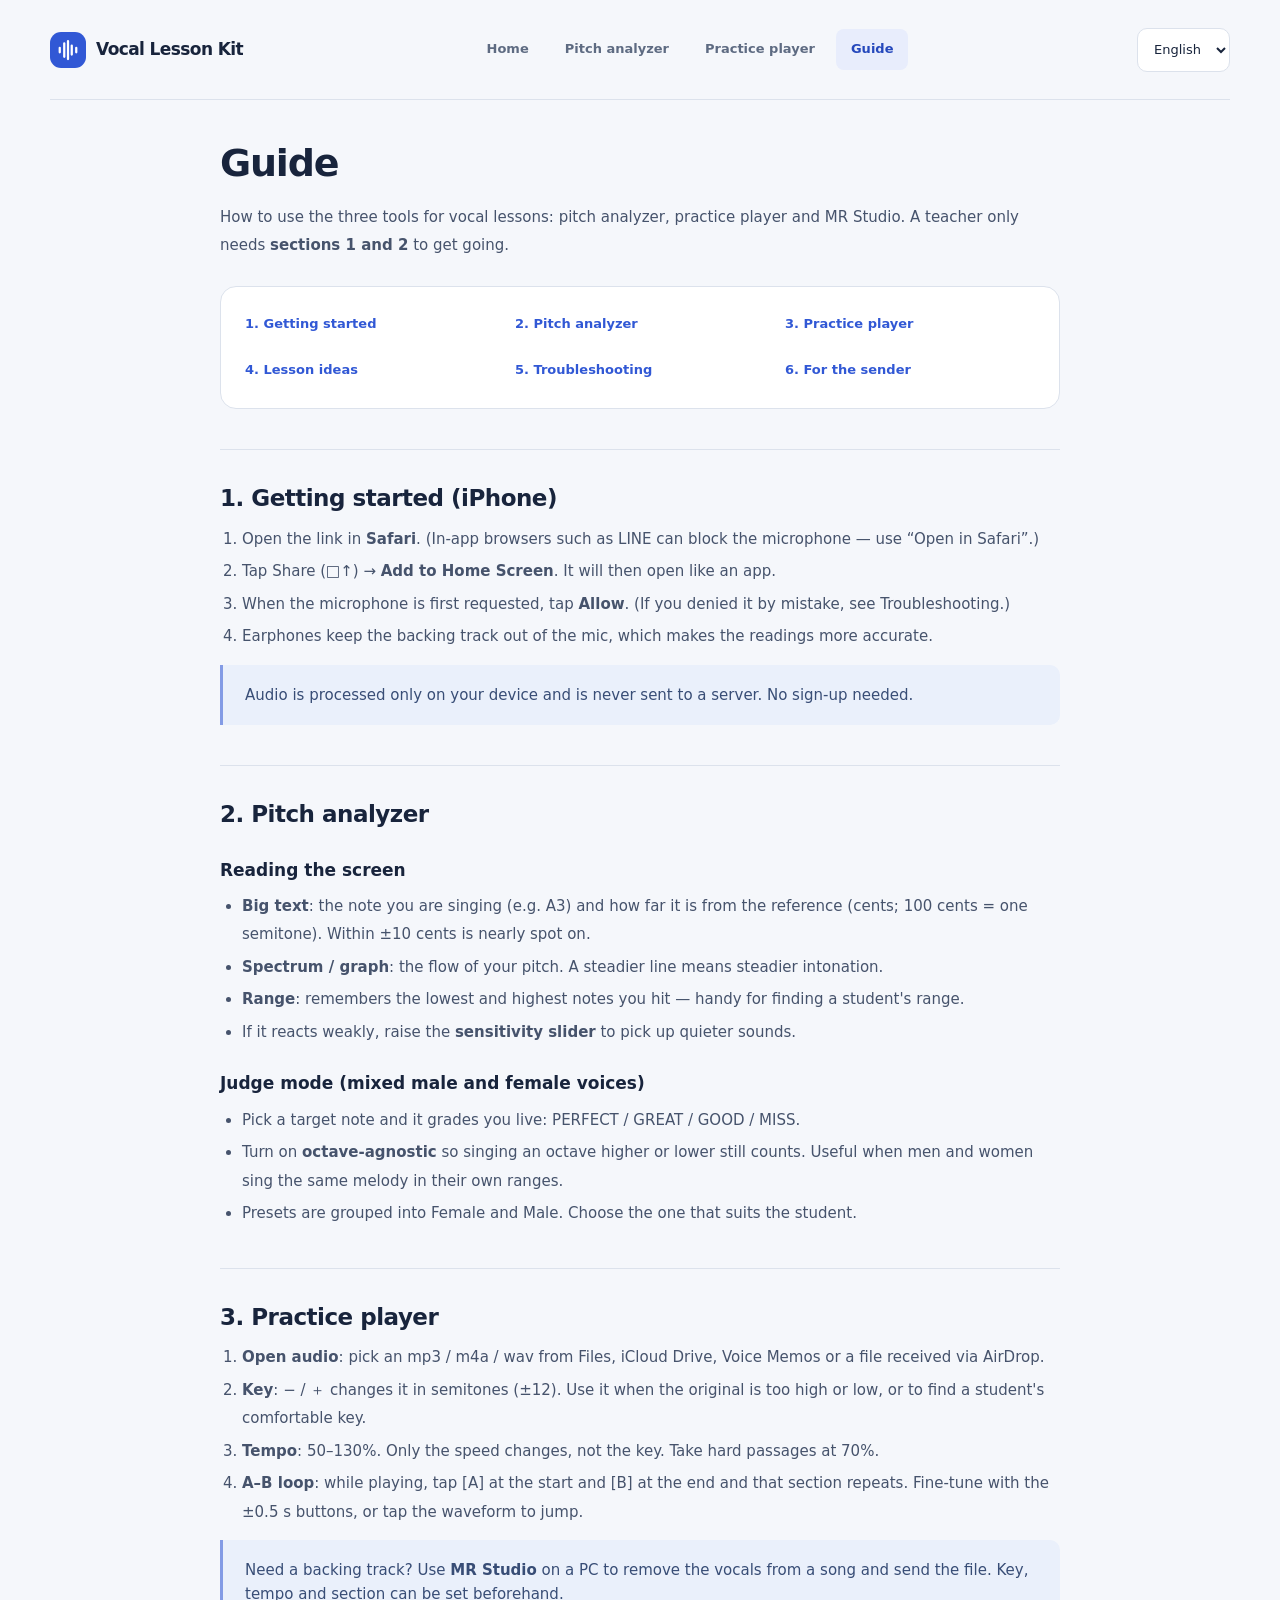
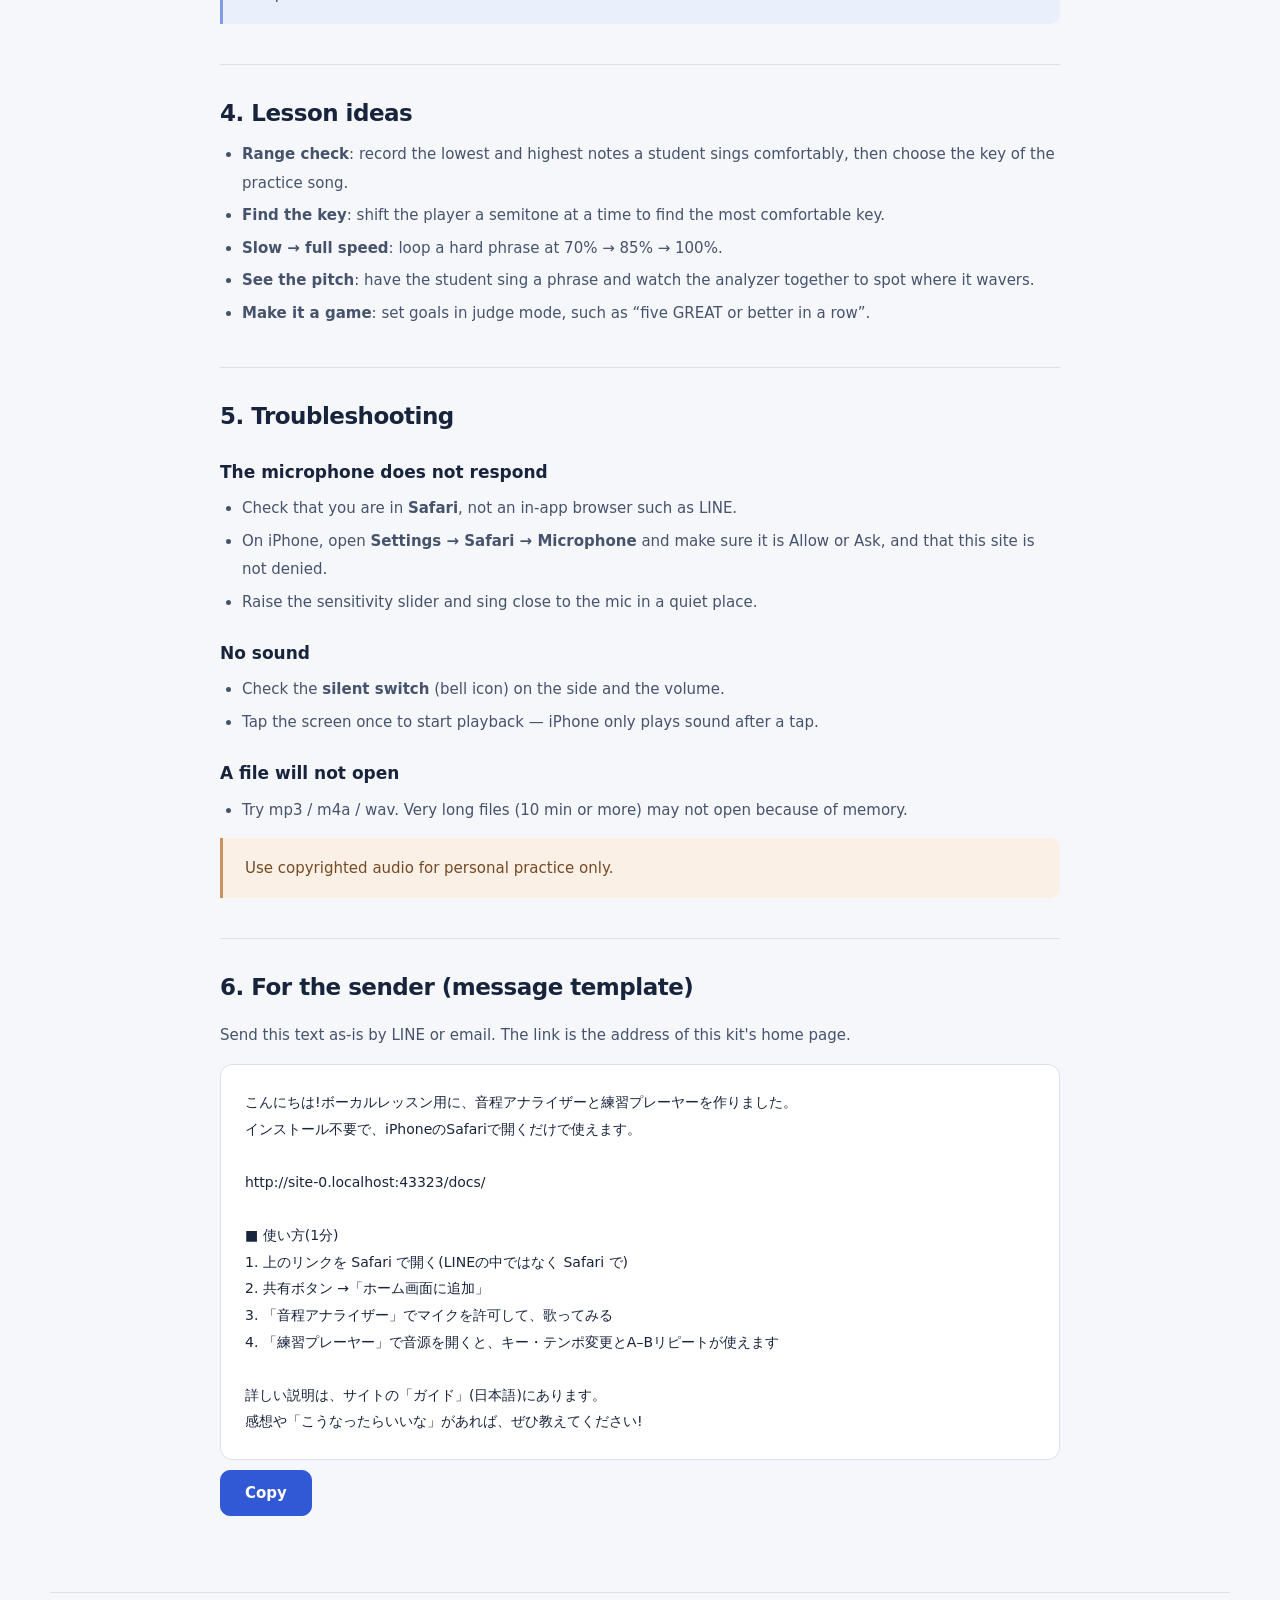
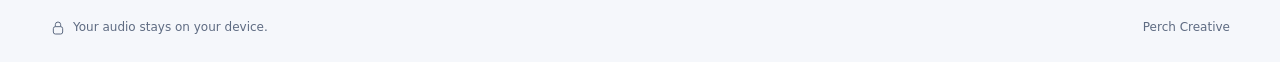
<file: docs/guide/index.html>
<!doctype html>
<html lang="ko">
<head>
<meta charset="utf-8">
<meta name="viewport" content="width=device-width,initial-scale=1,viewport-fit=cover">
<meta name="apple-mobile-web-app-capable" content="yes">
<meta name="theme-color" content="#f5f7fb">
<link rel="icon" href="../favicon.svg" type="image/svg+xml">
<link rel="apple-touch-icon" href="../icon.png">
<title>Guide — Vocal Lesson Kit</title>
<style>
:root{--bg:#0a0c0f;--panel:#12151a;--panel2:#191d24;--line:#252a33;--text:#e8ebf0;--muted:#8891a1;--accent:#4fd1c5;--accent2:#f6ad55}
*{box-sizing:border-box;-webkit-tap-highlight-color:transparent}
html,body{margin:0;background:var(--bg);color:var(--text);font:16px/1.7 -apple-system,BlinkMacSystemFont,"Hiragino Sans","Noto Sans JP","Noto Sans KR",system-ui,sans-serif}
body{padding:env(safe-area-inset-top) 18px calc(env(safe-area-inset-bottom) + 40px);max-width:680px;margin:0 auto}
header{display:flex;align-items:center;justify-content:space-between;padding:14px 0;gap:10px}
header a{color:var(--muted);text-decoration:none;font-size:14px}
select,button{font:inherit;color:var(--text);background:var(--panel2);border:1px solid var(--line);border-radius:10px;padding:8px 12px;min-height:44px}
h1{font-size:28px;line-height:1.25;margin:8px 0 6px}
h2{font-size:19px;margin:30px 0 8px;padding-top:6px;border-top:1px solid var(--line);color:var(--accent)}
h3{font-size:16px;margin:18px 0 4px}
p,li{color:#cfd5de}
ul,ol{padding-left:22px;margin:8px 0}
li{margin:4px 0}
.box{background:var(--panel);border:1px solid var(--line);border-radius:14px;padding:14px 16px;margin:14px 0}
.box.warn{border-color:#5b4a2a}
code,.k{background:var(--panel2);border:1px solid var(--line);border-radius:6px;padding:1px 6px;font-size:.92em}
.msg{white-space:pre-wrap;font-size:15px;background:var(--panel2);border:1px solid var(--line);border-radius:12px;padding:14px;margin:10px 0;color:var(--text)}
button.copy{background:var(--accent);color:#06201d;border-color:var(--accent);font-weight:700}
a{color:var(--accent)}
.toc{display:flex;flex-wrap:wrap;gap:8px;margin:14px 0}
.toc a{border:1px solid var(--line);border-radius:999px;padding:6px 12px;text-decoration:none;font-size:14px;color:var(--text)}
[data-l]{display:none}
html[lang=ko] [data-l=ko],html[lang=ja] [data-l=ja],html[lang=en] [data-l=en]{display:block}
</style>
<link rel="stylesheet" href="../ui.css">
</head>
<body class="guide-page" data-page="guide">
<select id="lang" aria-label="Language"><option value="ko">한국어</option><option value="ja">日本語</option><option value="en">English</option></select>
<main id="main" class="guide-main" tabindex="-1">
<div data-l="ko">
<h1>가이드</h1>
<p>보컬 레슨용 도구 3가지(음정 분석기 · 연습 플레이어 · MR Studio)를 쓰는 방법이에요. 선생님은 <b>1~2번만</b> 읽어도 바로 쓸 수 있어요.</p>
<div class="toc"><a href="#k-start">1. 시작하기</a><a href="#k-ana">2. 음정 분석기</a><a href="#k-play">3. 연습 플레이어</a><a href="#k-idea">4. 레슨 활용</a><a href="#k-fix">5. 문제 해결</a><a href="#k-send">6. 보내는 사람용</a></div>

<h2 id="k-start">1. 시작하기 (iPhone)</h2>
<ol>
<li><b>Safari</b>로 받은 링크를 열어요. (LINE·카카오톡 앱 안의 브라우저에서는 마이크가 막힐 수 있어요. 오른쪽 아래 “Safari에서 열기”)</li>
<li>공유 버튼(□↑) → <b>홈 화면에 추가</b>. 이후엔 앱처럼 아이콘으로 열려요.</li>
<li>처음 마이크를 켤 때 나오는 <b>허용</b>을 눌러요. (실수로 거부했다면 5번 문제 해결 참고)</li>
<li>이어폰을 꽂으면 반주와 목소리가 섞이지 않아 더 정확해요.</li>
</ol>
<div class="box">음성은 모두 기기 안에서만 처리되고 서버로 전송되지 않아요. 회원가입도 필요 없어요.</div>

<h2 id="k-ana">2. 음정 분석기</h2>
<h3>화면 보는 법</h3>
<ul>
<li><b>큰 글자</b>: 지금 내는 음(예: A3)과 기준음에서 얼마나 벗어났는지(센트, 100센트 = 반음). ±10센트 안이면 거의 정확해요.</li>
<li><b>스펙트럼/그래프</b>: 목소리 높낮이의 흐름. 막대가 안정적일수록 음정이 흔들리지 않아요.</li>
<li><b>음역 기록</b>: 낸 가장 낮은 음~가장 높은 음을 기억해요. 학생의 음역 파악에 좋아요.</li>
<li>반응이 약하면 <b>감도 슬라이더</b>를 올려요(작은 소리까지 인식).</li>
</ul>
<h3>판정 모드 (남·녀 함께 쓸 때)</h3>
<ul>
<li>목표 음을 정하면 실시간으로 PERFECT / GREAT / GOOD / MISS를 판정해요.</li>
<li><b>옥타브 무관</b>를 켜면 한 옥타브 위/아래로 불러도 같은 음으로 인정해요. 남녀가 같은 멜로디를 각자의 음역으로 부를 때 유용해요.</li>
<li>프리셋은 여성/남성 그룹으로 나뉘어 있어요. 학생 목소리에 맞는 것을 골라요.</li>
</ul>

<h2 id="k-play">3. 연습 플레이어</h2>
<ol>
<li><b>음원 열기</b>: 파일 앱, iCloud Drive, 음성 메모, AirDrop으로 받은 파일 등에서 mp3 / m4a / wav를 골라요.</li>
<li><b>키</b>: − / ＋ 로 반음 단위(±12)로 바꿔요. 원곡이 너무 높거나 낮을 때, 학생에게 맞는 키를 찾을 때 써요.</li>
<li><b>템포</b>: 50~130%. 키는 그대로 두고 속도만 바뀌어요. 어려운 부분은 70%로 천천히.</li>
<li><b>A–B 반복</b>: 재생하다가 시작 지점에서 [A], 끝 지점에서 [B]를 누르면 그 구간을 계속 반복해요. ±0.5초 버튼으로 미세 조정, 파형을 눌러서 위치 이동도 돼요.</li>
</ol>
<div class="box">반주(MR)가 필요하면 PC의 <b>MR Studio</b>로 곡에서 보컬을 지운 파일을 만들어 보내면 돼요. 키·템포·구간도 미리 정해서 만들 수 있어요.</div>

<h2 id="k-idea">4. 레슨 활용 아이디어</h2>
<ul>
<li><b>음역 체크</b>: 분석기로 학생이 편하게 내는 가장 낮은 음~높은 음을 기록 → 연습 곡의 키를 정해요.</li>
<li><b>키 맞추기</b>: 플레이어에서 반음씩 바꿔 가며 학생이 가장 편한 키를 찾아요.</li>
<li><b>느리게 → 원속</b>: 어려운 프레이즈를 70% → 85% → 100%로 올려가며 A–B 반복.</li>
<li><b>음정 시각화</b>: 같은 구절을 부르게 하고 분석기 화면을 같이 보며 어디서 흔들리는지 확인해요.</li>
<li><b>게임처럼</b>: 판정 모드로 “GREAT 이상 5번 연속”처럼 목표를 정해요.</li>
</ul>

<h2 id="k-fix">5. 문제 해결</h2>
<h3>마이크가 반응하지 않아요</h3>
<ul>
<li>LINE 등 앱 안의 브라우저가 아니라 <b>Safari</b>인지 확인해요.</li>
<li>iPhone <b>설정 → Safari → 마이크</b>가 “허용” 또는 “확인”인지, 해당 사이트가 거부되어 있지 않은지 확인해요.</li>
<li>분석기의 감도 슬라이더를 올려요. 조용한 곳에서 입을 마이크에 가까이.</li>
</ul>
<h3>소리가 안 나요</h3>
<ul>
<li>옆면의 <b>무음 스위치</b>(벨 모양)와 음량을 확인해요.</li>
<li>화면을 한 번 눌러 재생을 시작해요(iPhone은 터치 후에만 소리가 나요).</li>
</ul>
<h3>파일이 열리지 않아요</h3>
<ul><li>mp3 / m4a / wav로 시도해요. 아주 긴 파일(10분 이상)은 메모리 때문에 열리지 않을 수 있어요.</li></ul>
<div class="box warn">저작권이 있는 음원은 개인 연습용으로만 사용해 주세요.</div>

<h2 id="k-send">6. 보내는 사람용 (메시지 예시)</h2>
<p>아래 문장을 그대로 LINE이나 메일로 보내면 돼요. 링크는 이 키트의 첫 화면 주소예요.</p>
<div class="msg" id="msgJa"></div>
<button class="copy" data-copy="msgJa">복사</button>
</div>
<div data-l="ja">
<h1>ガイド</h1>
<p>ボーカルレッスン用の3つのツール(音程アナライザー・練習プレーヤー・MR Studio)の使い方です。先生は<b>1〜2だけ</b>読めばすぐ使えます。</p>
<div class="toc"><a href="#j-start">1. 使い始め</a><a href="#j-ana">2. 音程アナライザー</a><a href="#j-play">3. 練習プレーヤー</a><a href="#j-idea">4. レッスン活用</a><a href="#j-fix">5. 困ったとき</a><a href="#j-send">6. 送る人向け</a></div>

<h2 id="j-start">1. 使い始め(iPhone)</h2>
<ol>
<li>届いたリンクを<b>Safari</b>で開きます。(LINEなどアプリ内ブラウザではマイクが使えないことがあります。右下の「Safariで開く」から)</li>
<li>共有ボタン(□↑)→ <b>ホーム画面に追加</b>。次からはアプリのようにアイコンで開けます。</li>
<li>初めてマイクを使うときに出る<b>許可</b>を押します。(誤って拒否した場合は5の「困ったとき」へ)</li>
<li>イヤホンを使うと、伴奏と声が混ざらず、より正確に測れます。</li>
</ol>
<div class="box">音声はすべて端末の中だけで処理され、サーバーには送られません。会員登録も不要です。</div>

<h2 id="j-ana">2. 音程アナライザー</h2>
<h3>画面の見かた</h3>
<ul>
<li><b>大きな文字</b>:今出している音(例:A3)と、基準の音からのずれ(セント。100セント=半音)。±10セント以内ならほぼ正確です。</li>
<li><b>スペクトラム/グラフ</b>:声の高さの流れ。安定しているほど音程が揺れていません。</li>
<li><b>音域の記録</b>:出せた最低音〜最高音を覚えてくれます。生徒さんの音域把握に便利です。</li>
<li>反応が弱いときは<b>感度スライダー</b>を上げます(小さな声まで拾います)。</li>
</ul>
<h3>判定モード(男女いっしょのとき)</h3>
<ul>
<li>目標の音を決めると、リアルタイムで PERFECT / GREAT / GOOD / MISS を判定します。</li>
<li><b>オクターブ無関係</b>をオンにすると、1オクターブ上・下で歌っても同じ音として認めます。男女が同じ旋律をそれぞれの音域で歌うときに便利です。</li>
<li>プリセットは女性/男性のグループに分かれています。生徒さんの声に合うものを選びます。</li>
</ul>

<h2 id="j-play">3. 練習プレーヤー</h2>
<ol>
<li><b>音源を開く</b>:ファイルApp、iCloud Drive、ボイスメモ、AirDropで受け取ったファイルなどから mp3 / m4a / wav を選びます。</li>
<li><b>キー</b>:− / ＋ で半音ずつ(±12)変えます。原曲が高すぎ・低すぎるとき、生徒さんに合うキーを探すときに使います。</li>
<li><b>テンポ</b>:50〜130%。キーはそのままで速度だけ変わります。難しい所は70%でゆっくり。</li>
<li><b>A–Bリピート</b>:再生しながら始めたい所で[A]、終わりたい所で[B]を押すと、その区間を繰り返します。±0.5秒ボタンで微調整、波形をタップして位置を動かすこともできます。</li>
</ol>
<div class="box">伴奏(カラオケ音源)が必要なときは、PCの<b>MR Studio</b>で曲からボーカルを消したファイルを作って送れます。キー・テンポ・区間も先に決めて作れます。</div>

<h2 id="j-idea">4. レッスンでの活用アイデア</h2>
<ul>
<li><b>音域チェック</b>:アナライザーで、生徒さんが楽に出せる最低音〜最高音を記録 → 練習曲のキーを決めます。</li>
<li><b>キー合わせ</b>:プレーヤーで半音ずつ変えて、いちばん楽なキーを探します。</li>
<li><b>ゆっくり → 原速</b>:難しいフレーズを70% → 85% → 100%と上げながらA–Bリピート。</li>
<li><b>音程の見える化</b>:同じフレーズを歌ってもらい、アナライザーの画面を一緒に見て、どこで揺れるかを確認します。</li>
<li><b>ゲーム感覚</b>:判定モードで「GREAT以上を5回連続」のような目標を作ります。</li>
</ul>

<h2 id="j-fix">5. 困ったとき</h2>
<h3>マイクが反応しません</h3>
<ul>
<li>LINEなどのアプリ内ブラウザではなく<b>Safari</b>で開いているか確認します。</li>
<li>iPhoneの<b>設定 → Safari → マイク</b>が「許可」または「確認」か、このサイトが拒否になっていないか確認します。</li>
<li>アナライザーの感度スライダーを上げ、静かな場所でマイクに近づいて声を出します。</li>
</ul>
<h3>音が出ません</h3>
<ul>
<li>側面の<b>サイレントスイッチ</b>(ベルのマーク)と音量を確認します。</li>
<li>画面を一度タップして再生を始めます(iPhoneはタップの後でないと音が出ません)。</li>
</ul>
<h3>ファイルが開けません</h3>
<ul><li>mp3 / m4a / wav でお試しください。とても長いファイル(10分以上)はメモリの都合で開けないことがあります。</li></ul>
<div class="box warn">著作権のある音源は、個人の練習用だけにお使いください。</div>

<h2 id="j-send">6. 送る人向け(メッセージ例)</h2>
<p>下の文章をそのままLINEやメールで送れます。リンクはこのキットのトップ画面のURLです。</p>
<div class="msg" id="msgJa2"></div>
<button class="copy" data-copy="msgJa2">コピー</button>
</div>
<div data-l="en">
<h1>Guide</h1>
<p>How to use the three tools for vocal lessons: pitch analyzer, practice player and MR Studio. A teacher only needs <b>sections 1 and 2</b> to get going.</p>
<div class="toc"><a href="#e-start">1. Getting started</a><a href="#e-ana">2. Pitch analyzer</a><a href="#e-play">3. Practice player</a><a href="#e-idea">4. Lesson ideas</a><a href="#e-fix">5. Troubleshooting</a><a href="#e-send">6. For the sender</a></div>

<h2 id="e-start">1. Getting started (iPhone)</h2>
<ol>
<li>Open the link in <b>Safari</b>. (In-app browsers such as LINE can block the microphone — use “Open in Safari”.)</li>
<li>Tap Share (□↑) → <b>Add to Home Screen</b>. It will then open like an app.</li>
<li>When the microphone is first requested, tap <b>Allow</b>. (If you denied it by mistake, see Troubleshooting.)</li>
<li>Earphones keep the backing track out of the mic, which makes the readings more accurate.</li>
</ol>
<div class="box">Audio is processed only on your device and is never sent to a server. No sign-up needed.</div>

<h2 id="e-ana">2. Pitch analyzer</h2>
<h3>Reading the screen</h3>
<ul>
<li><b>Big text</b>: the note you are singing (e.g. A3) and how far it is from the reference (cents; 100 cents = one semitone). Within ±10 cents is nearly spot on.</li>
<li><b>Spectrum / graph</b>: the flow of your pitch. A steadier line means steadier intonation.</li>
<li><b>Range</b>: remembers the lowest and highest notes you hit — handy for finding a student's range.</li>
<li>If it reacts weakly, raise the <b>sensitivity slider</b> to pick up quieter sounds.</li>
</ul>
<h3>Judge mode (mixed male and female voices)</h3>
<ul>
<li>Pick a target note and it grades you live: PERFECT / GREAT / GOOD / MISS.</li>
<li>Turn on <b>octave-agnostic</b> so singing an octave higher or lower still counts. Useful when men and women sing the same melody in their own ranges.</li>
<li>Presets are grouped into Female and Male. Choose the one that suits the student.</li>
</ul>

<h2 id="e-play">3. Practice player</h2>
<ol>
<li><b>Open audio</b>: pick an mp3 / m4a / wav from Files, iCloud Drive, Voice Memos or a file received via AirDrop.</li>
<li><b>Key</b>: − / ＋ changes it in semitones (±12). Use it when the original is too high or low, or to find a student's comfortable key.</li>
<li><b>Tempo</b>: 50–130%. Only the speed changes, not the key. Take hard passages at 70%.</li>
<li><b>A–B loop</b>: while playing, tap [A] at the start and [B] at the end and that section repeats. Fine-tune with the ±0.5 s buttons, or tap the waveform to jump.</li>
</ol>
<div class="box">Need a backing track? Use <b>MR Studio</b> on a PC to remove the vocals from a song and send the file. Key, tempo and section can be set beforehand.</div>

<h2 id="e-idea">4. Lesson ideas</h2>
<ul>
<li><b>Range check</b>: record the lowest and highest notes a student sings comfortably, then choose the key of the practice song.</li>
<li><b>Find the key</b>: shift the player a semitone at a time to find the most comfortable key.</li>
<li><b>Slow → full speed</b>: loop a hard phrase at 70% → 85% → 100%.</li>
<li><b>See the pitch</b>: have the student sing a phrase and watch the analyzer together to spot where it wavers.</li>
<li><b>Make it a game</b>: set goals in judge mode, such as “five GREAT or better in a row”.</li>
</ul>

<h2 id="e-fix">5. Troubleshooting</h2>
<h3>The microphone does not respond</h3>
<ul>
<li>Check that you are in <b>Safari</b>, not an in-app browser such as LINE.</li>
<li>On iPhone, open <b>Settings → Safari → Microphone</b> and make sure it is Allow or Ask, and that this site is not denied.</li>
<li>Raise the sensitivity slider and sing close to the mic in a quiet place.</li>
</ul>
<h3>No sound</h3>
<ul>
<li>Check the <b>silent switch</b> (bell icon) on the side and the volume.</li>
<li>Tap the screen once to start playback — iPhone only plays sound after a tap.</li>
</ul>
<h3>A file will not open</h3>
<ul><li>Try mp3 / m4a / wav. Very long files (10 min or more) may not open because of memory.</li></ul>
<div class="box warn">Use copyrighted audio for personal practice only.</div>

<h2 id="e-send">6. For the sender (message template)</h2>
<p>Send this text as-is by LINE or email. The link is the address of this kit's home page.</p>
<div class="msg" id="msgJa3"></div>
<button class="copy" data-copy="msgJa3">Copy</button>
</div>
</main>
<footer class="site-footer"></footer>
<script>
(function(){
  var L=['ko','ja','en'],s='';try{s=localStorage.getItem('va_lang')||''}catch(e){}
  if(L.indexOf(s)<0){var n=(navigator.language||'en').slice(0,2);s=L.indexOf(n)>=0?n:'en'}
  var sel=document.getElementById('lang');
  function set(l){document.documentElement.lang=l;sel.value=l;try{localStorage.setItem('va_lang',l)}catch(e){}}
  sel.onchange=function(){set(sel.value)};set(s);
  var url=new URL('../',location.href).href;
  var MSG=`こんにちは!ボーカルレッスン用に、音程アナライザーと練習プレーヤーを作りました。
インストール不要で、iPhoneのSafariで開くだけで使えます。

${url}

■ 使い方(1分)
1. 上のリンクを Safari で開く(LINEの中ではなく Safari で)
2. 共有ボタン →「ホーム画面に追加」
3. 「音程アナライザー」でマイクを許可して、歌ってみる
4. 「練習プレーヤー」で音源を開くと、キー・テンポ変更とA–Bリピートが使えます

詳しい説明は、サイトの「ガイド」(日本語)にあります。
感想や「こうなったらいいな」があれば、ぜひ教えてください!`;
  ['msgJa','msgJa2','msgJa3'].forEach(function(id){var e=document.getElementById(id);if(e)e.textContent=MSG});
  document.querySelectorAll('button[data-copy]').forEach(function(b){
    var orig=b.textContent;
    b.onclick=function(){
      var t=document.getElementById(b.dataset.copy).textContent;
      var done=function(){b.textContent='✓';setTimeout(function(){b.textContent=orig},1500)};
      if(navigator.clipboard)navigator.clipboard.writeText(t).then(done,done);else done();
    };
  });
})();
</script>
<script src="../ui.js"></script>
</body>
</html>
</file>
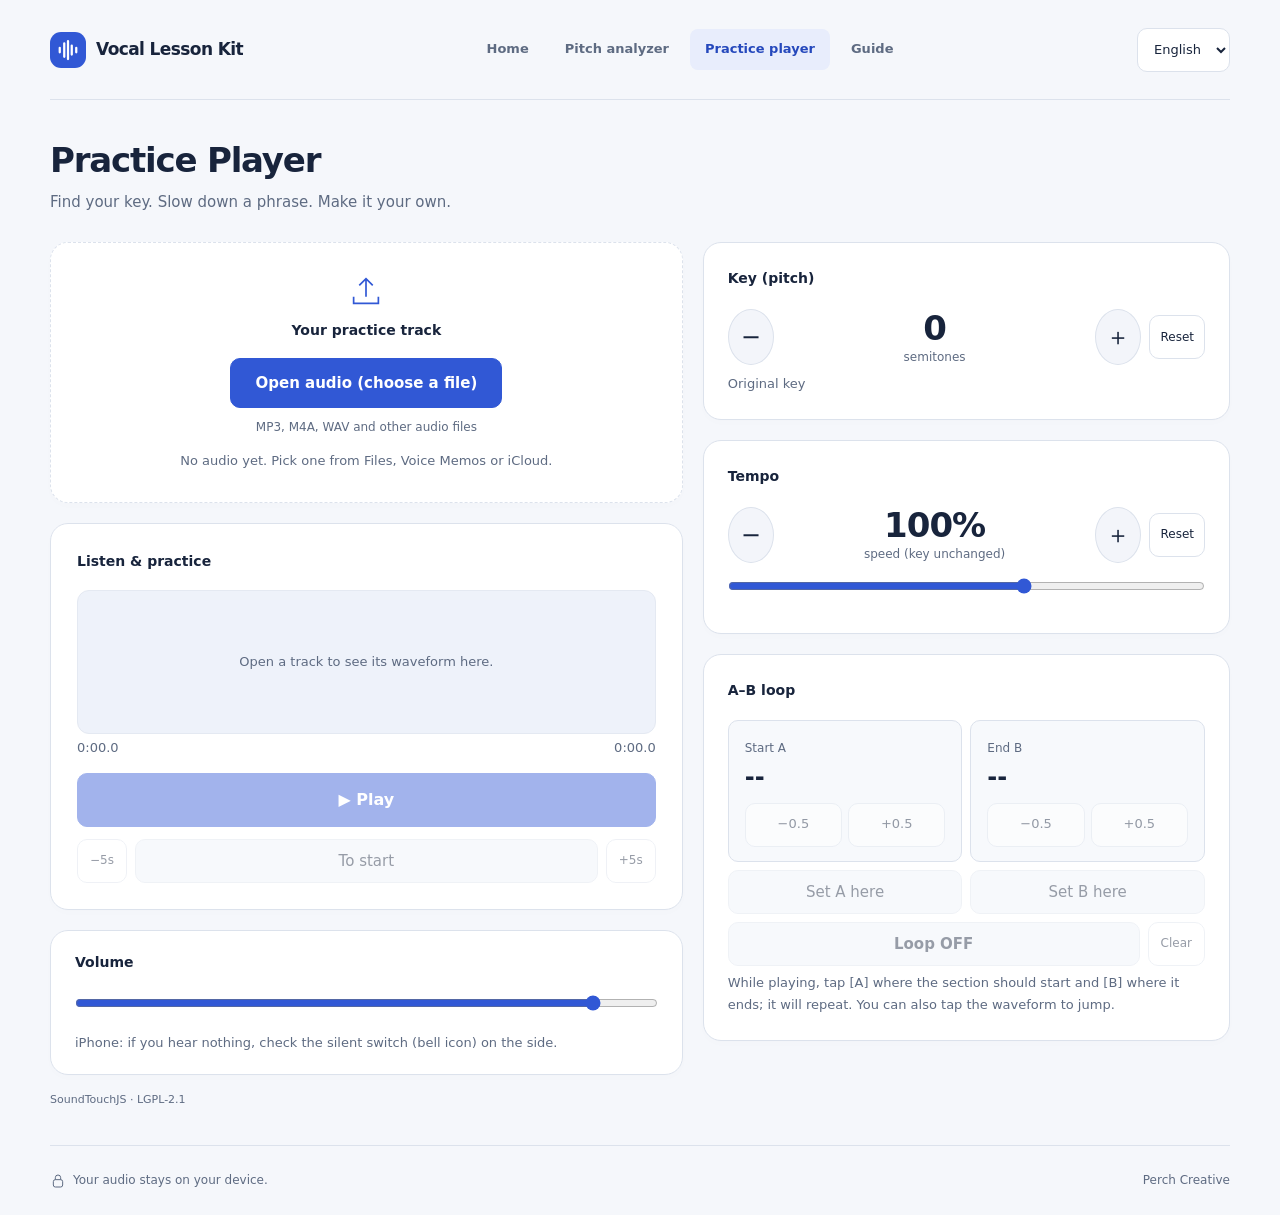
<file: docs/player/index.html>
<!doctype html>
<html lang="ko">
<head>
<meta charset="utf-8">
<meta name="viewport" content="width=device-width,initial-scale=1,viewport-fit=cover">
<meta name="apple-mobile-web-app-capable" content="yes">
<meta name="mobile-web-app-capable" content="yes">
<meta name="apple-mobile-web-app-status-bar-style" content="black-translucent">
<meta name="apple-mobile-web-app-title" content="Practice">
<meta name="theme-color" content="#f5f7fb">
<link rel="icon" href="../favicon.svg" type="image/svg+xml">
<link rel="apple-touch-icon" href="../icon.png">
<title>Practice Player</title>
<style>
:root{--bg:#0a0c0f;--panel:#12151a;--panel2:#191d24;--line:#252a33;--text:#e8ebf0;--muted:#8891a1;--dim:#4a515d;--accent:#4fd1c5;--accent2:#f6ad55;--bad:#fc8181;--mono:ui-monospace,SFMono-Regular,Menlo,Consolas,monospace}
*{box-sizing:border-box;-webkit-tap-highlight-color:transparent}
html,body{margin:0;background:var(--bg);color:var(--text);font:15px/1.5 -apple-system,BlinkMacSystemFont,"Hiragino Sans","Noto Sans JP","Noto Sans KR",system-ui,sans-serif}
body{padding:env(safe-area-inset-top) 16px calc(env(safe-area-inset-bottom) + 24px);max-width:560px;margin:0 auto}
header{display:flex;align-items:center;gap:8px;padding:12px 0}
header h1{font-size:17px;margin:0;flex:1}
select,button{font:inherit;color:var(--text);background:var(--panel2);border:1px solid var(--line);border-radius:10px;padding:8px 12px;min-height:44px}
button{cursor:pointer;touch-action:manipulation}
button:active{background:#232932}
button.accent{background:var(--accent);color:#06201d;border-color:var(--accent);font-weight:700}
button.on{border-color:var(--accent);color:var(--accent)}
button:disabled{opacity:.4}
.panel{background:var(--panel);border:1px solid var(--line);border-radius:14px;padding:14px;margin:12px 0}
.panel h2{font-size:12px;letter-spacing:.08em;text-transform:uppercase;color:var(--muted);margin:0 0 10px;font-weight:600}
.row{display:flex;gap:8px;align-items:center}
.row>*{flex:1}
.row .fix{flex:0 0 auto}
#fileBtn{width:100%;padding:14px}
#fname{margin-top:8px;color:var(--muted);font-size:13px;word-break:break-all}
#wave{width:100%;height:96px;display:block;background:var(--panel2);border-radius:10px;touch-action:none;cursor:pointer}
.times{display:flex;justify-content:space-between;font:13px var(--mono);color:var(--muted);margin-top:6px}
#play{width:100%;min-height:60px;font-size:19px;margin-top:10px}
.big{font:700 26px var(--mono);text-align:center;min-width:0;flex:1 1 80px}
.big small{display:block;font:12px -apple-system,system-ui,sans-serif;color:var(--muted);font-weight:400}
.step{flex:0 0 52px;font-size:24px;min-height:52px;padding:8px 0}
input[type=range]{width:100%;accent-color:var(--accent);height:32px;margin:6px 0 0}
.mini{font-size:13px;color:var(--muted);margin-top:6px}
.ab{display:grid;grid-template-columns:1fr 1fr;gap:8px}
.abbox{background:var(--panel2);border-radius:10px;padding:8px 10px;text-align:center}
.abbox b{font:700 18px var(--mono);display:block}
.abbox .n{display:flex;gap:6px;margin-top:6px}
.abbox .n button{flex:1;min-height:38px;padding:4px;font-size:13px}
#msg{min-height:20px;color:var(--bad);font-size:13px;margin-top:6px}
.links{display:flex;gap:8px;flex-wrap:wrap}
.links a{color:var(--accent);font-size:14px;text-decoration:none;border:1px solid var(--line);border-radius:10px;padding:10px 14px}
footer{color:var(--dim);font-size:12px;margin-top:20px;text-align:center}
footer a{color:var(--muted)}
</style>
<link rel="stylesheet" href="../ui.css">
</head>
<body class="player-page" data-page="player">
<select id="lang" aria-label="Language"><option value="ko">한국어</option><option value="ja">日本語</option><option value="en">English</option></select>
<main id="main" class="app-main" tabindex="-1">
<div class="page-heading"><h1 data-i="title">Practice player</h1><p data-ui="playerIntro"></p></div>
<div class="player-layout"><div class="player-primary">
<div class="panel upload-panel">
  <svg class="upload-icon" viewBox="0 0 32 32" fill="none" stroke="currentColor" stroke-width="1.5" aria-hidden="true"><path d="M16 21V5m-6 6 6-6 6 6M5 21v6h22v-6"/></svg>
<h2 data-ui="audioSource"></h2>
<input type="file" id="file" accept="audio/*,.mp3,.m4a,.wav,.flac,.aac,.ogg" hidden>
  <button id="fileBtn" class="accent" data-i="open">Open audio</button>
  <p class="file-help" data-ui="fileHelp"></p>
<div id="fname" data-i="nofile"></div>
  <div id="msg" role="alert"></div>
</div>
<div class="panel playback-panel">
  <h2 data-ui="playback"></h2>
<div class="wave-container"><canvas id="wave" role="slider" tabindex="0" aria-valuemin="0" aria-valuemax="0" aria-valuenow="0" data-ui-label="seek"></canvas><div id="waveEmpty" class="wave-empty" data-ui="waveEmpty"></div></div>
  <div class="times"><span id="cur">0:00.0</span><span id="dur">0:00.0</span></div>
  <button id="play" class="accent" disabled data-i="play">Play</button>
  <div class="row" style="margin-top:8px">
    <button id="back" class="fix" disabled>−5s</button>
    <button id="restart" disabled data-i="restart">Start</button>
    <button id="fwd" class="fix" disabled>+5s</button>
  </div>
</div>
<div class="panel volume-panel">
  <h2 data-i="volume">Volume</h2>
  <input type="range" id="vol" data-ui-label="volume" min="0" max="100" value="90">
  <div class="mini" data-i="silent"></div>
</div>
</div><div class="player-settings"><div class="panel">
  <h2 data-i="key">Key</h2>
  <div class="row">
    <button class="step" id="kDn" data-ui-label="lower">−</button>
    <div class="big"><span id="kVal">0</span><small data-i="semi">semitones</small></div>
    <button class="step" id="kUp" data-ui-label="higher">＋</button>
    <button class="fix" style="padding:8px 10px" id="kRst" data-i="reset">Reset</button>
  </div>
  <div class="mini" id="kHint"></div>
</div>
<div class="panel">
  <h2 data-i="tempo">Tempo</h2>
  <div class="row">
    <button class="step" id="tDn" data-ui-label="slower">−</button>
    <div class="big"><span id="tVal">100</span>%<small data-i="speed">speed (key unchanged)</small></div>
    <button class="step" id="tUp" data-ui-label="faster">＋</button>
    <button class="fix" style="padding:8px 10px" id="tRst" data-i="reset">Reset</button>
  </div>
  <input type="range" id="tRange" data-ui-label="tempo" min="50" max="130" step="5" value="100">
</div>
<div class="panel">
  <h2 data-i="loop">A–B loop</h2>
  <div class="ab">
    <div class="abbox"><span data-i="pointA">A</span><b id="aVal">--</b>
      <div class="n"><button id="aM" disabled>−0.5</button><button id="aP" disabled>+0.5</button></div></div>
    <div class="abbox"><span data-i="pointB">B</span><b id="bVal">--</b>
      <div class="n"><button id="bM" disabled>−0.5</button><button id="bP" disabled>+0.5</button></div></div>
  </div>
  <div class="row" style="margin-top:8px">
    <button id="setA" disabled data-i="setA">Set A</button>
    <button id="setB" disabled data-i="setB">Set B</button>
  </div>
  <div class="row" style="margin-top:8px">
    <button id="loopT" disabled data-i="loopOff">Loop OFF</button>
    <button id="loopC" class="fix" disabled data-i="clear">Clear</button>
  </div>
  <div class="mini" data-i="loopHelp"></div>
</div>
</div></div>
<p class="license-note">SoundTouchJS · LGPL-2.1</p>
</main><footer class="site-footer"></footer>

<script type="module">
import { SoundTouch, SimpleFilter } from './soundtouch.js';

/* ---------- i18n ---------- */
const I18N = {
 ko:{title:'연습 플레이어',open:'음원 열기 (파일 선택)',nofile:'아직 음원이 없어요. 파일 앱·음성 메모·iCloud에서 고를 수 있어요.',loading:'불러오는 중…',decoding:'변환 중… (몇 초 걸릴 수 있어요)',
  play:'▶ 재생',pause:'❚❚ 일시정지',restart:'처음으로',key:'키 (음정)',semi:'반음',reset:'초기화',tempo:'템포',speed:'속도 (키는 그대로)',
  loop:'구간 반복 (A–B)',pointA:'시작 A',pointB:'끝 B',setA:'지금 위치를 A로',setB:'지금 위치를 B로',loopOn:'🔁 반복 ON',loopOff:'반복 OFF',clear:'해제',
  loopHelp:'재생하다가 [A]에서 버튼을 누르고, 끝낼 곳에서 [B]를 누르면 그 구간만 계속 반복돼요. 파형을 눌러 위치를 옮길 수도 있어요.',
  volume:'볼륨',silent:'iPhone: 소리가 안 나면 옆면의 무음 스위치(벨 모양)를 확인하세요.',
  toAnalyzer:'음정 분석기',toGuide:'가이드',toHome:'처음 화면',
  errDecode:'이 파일을 열 수 없어요. mp3 / m4a / wav 형식으로 시도해 주세요.',errBig:'파일이 너무 커서 열 수 없어요. 더 짧게 잘라서 시도해 주세요.',
  hintKey:(s,)=>s===0?'원래 키':(s>0?`원곡보다 ${s}반음 높게`:`원곡보다 ${-s}반음 낮게`)},
 ja:{title:'練習プレーヤー',open:'音源を開く(ファイル選択)',nofile:'まだ音源がありません。ファイルApp・ボイスメモ・iCloudから選べます。',loading:'読み込み中…',decoding:'変換中…(数秒かかることがあります)',
  play:'▶ 再生',pause:'❚❚ 一時停止',restart:'最初へ',key:'キー(音程)',semi:'半音',reset:'リセット',tempo:'テンポ',speed:'速度(キーは変わりません)',
  loop:'区間リピート(A–B)',pointA:'開始 A',pointB:'終了 B',setA:'今の位置をAに',setB:'今の位置をBに',loopOn:'🔁 リピート ON',loopOff:'リピート OFF',clear:'解除',
  loopHelp:'再生しながら始めたい所で[A]、終わりたい所で[B]を押すと、その区間を繰り返します。波形をタップして位置を動かすこともできます。',
  volume:'音量',silent:'iPhone:音が出ないときは、側面のサイレントスイッチ(ベルのマーク)を確認してください。',
  toAnalyzer:'音程アナライザー',toGuide:'ガイド',toHome:'トップへ',
  errDecode:'このファイルは開けません。mp3 / m4a / wav でお試しください。',errBig:'ファイルが大きすぎて開けません。短く切ってお試しください。',
  hintKey:(s)=>s===0?'原曲のキー':(s>0?`原曲より${s}半音高く`:`原曲より${-s}半音低く`)},
 en:{title:'Practice Player',open:'Open audio (choose a file)',nofile:'No audio yet. Pick one from Files, Voice Memos or iCloud.',loading:'Loading…',decoding:'Decoding… (can take a few seconds)',
  play:'▶ Play',pause:'❚❚ Pause',restart:'To start',key:'Key (pitch)',semi:'semitones',reset:'Reset',tempo:'Tempo',speed:'speed (key unchanged)',
  loop:'A–B loop',pointA:'Start A',pointB:'End B',setA:'Set A here',setB:'Set B here',loopOn:'🔁 Loop ON',loopOff:'Loop OFF',clear:'Clear',
  loopHelp:'While playing, tap [A] where the section should start and [B] where it ends; it will repeat. You can also tap the waveform to jump.',
  volume:'Volume',silent:'iPhone: if you hear nothing, check the silent switch (bell icon) on the side.',
  toAnalyzer:'Pitch analyzer',toGuide:'Guide',toHome:'Home',
  errDecode:'Could not open this file. Try mp3 / m4a / wav.',errBig:'The file is too large to open. Try a shorter one.',
  hintKey:(s)=>s===0?'Original key':(s>0?`${s} semitone${s>1?'s':''} above the original`:`${-s} semitone${s<-1?'s':''} below the original`)}
};
let lang='en';
try{lang=localStorage.getItem('va_lang')||''}catch(e){}
if(!I18N[lang]){const n=(navigator.language||'en').slice(0,2);lang=I18N[n]?n:'en'}
const $=id=>document.getElementById(id);
let fileName='', playing=false;
const t=(k,...a)=>{const v=I18N[lang][k];return typeof v==='function'?v(...a):v};
function applyI18n(){
  document.documentElement.lang=lang;
  document.querySelectorAll('[data-i]').forEach(el=>{
    const k=el.dataset.i; if(k==='play'||k==='loopOff') return; el.textContent=t(k)});
  $('lang').value=lang;
  $('play').textContent=t(playing?'pause':'play');
  refreshLoopBtn(); $('kHint').textContent=t('hintKey',semis);
  if(fileName) $('fname').textContent=fileName;
  document.title=t('title');
}
$('lang').onchange=e=>{lang=e.target.value;try{localStorage.setItem('va_lang',lang)}catch(_){};applyI18n()};

/* ---------- audio engine ---------- */
class LoopSource{
  constructor(buf){this.l=buf.getChannelData(0);this.r=buf.numberOfChannels>1?buf.getChannelData(1):this.l;this.n=buf.length;this.pos=0;this.loop=null}
  extract(target,numFrames){
    let i=0;
    while(i<numFrames){
      const lp=this.loop;
      if(lp&&this.pos>=lp.b) this.pos=lp.a;
      const end=lp?Math.min(lp.b,this.n):this.n;
      if(this.pos>=end){ if(lp){this.pos=lp.a;continue} break }
      const c=Math.min(numFrames-i,end-this.pos);
      for(let k=0;k<c;k++){const p=this.pos+k,o=(i+k)*2;target[o]=this.l[p];target[o+1]=this.r[p]}
      i+=c;this.pos+=c;
    }
    return i;
  }
}
let ctx=null, gain=null, node=null, src=null, st=null, filter=null, buf=null, peaks=null;
let semis=0, tempo=1, loopA=null, loopB=null, loopOn=false;
const BS=4096, samples=new Float32Array(BS*2);

function ensureCtx(){
  if(ctx) return;
  const AC=window.AudioContext||window.webkitAudioContext;
  ctx=new AC();
  gain=ctx.createGain(); gain.gain.value=$('vol').value/100; gain.connect(ctx.destination);
  window.__ctx=ctx; window.__gain=gain;
}
function iosUnlock(){
  try{ if(navigator.audioSession) navigator.audioSession.type='playback' }catch(e){}
  // silent <audio> keeps iOS in "playback" mode so the mute switch does not silence Web Audio
  if(!iosUnlock.el){
    const a=document.createElement('audio'); a.setAttribute('playsinline','');
    a.loop=true; a.src='[data-uri]';
    iosUnlock.el=a;
  }
  iosUnlock.el.play().catch(()=>{});
}
function buildGraph(){
  if(node){node.onaudioprocess=null;try{node.disconnect()}catch(e){}}
  src=new LoopSource(buf); st=new SoundTouch(); st.tempo=tempo; st.pitchSemitones=semis;
  filter=new SimpleFilter(src,st);
  node=ctx.createScriptProcessor(BS,2,2);
  node.onaudioprocess=e=>{
    if(!playing) return;
    const L=e.outputBuffer.getChannelData(0), R=e.outputBuffer.getChannelData(1);
    const n=filter.extract(samples,BS);
    for(let i=0;i<n;i++){L[i]=samples[2*i];R[i]=samples[2*i+1]}
    if(n===0) setTimeout(onEnded,0);
  };
  node.connect(gain);
  applyLoop();
}
function onEnded(){ if(!playing) return; setPlaying(false); seekTo(0) }
function curSec(){
  if(!src) return 0;
  const pend=filter.inputBuffer.frameCount+(filter.outputBuffer.frameCount-filter.outputBufferPosition)*tempo;
  let p=src.pos-pend;
  const lp=src.loop;
  if(lp&&p<lp.a&&src.pos>=lp.a&&src.pos<=lp.b) p+=lp.b-lp.a;
  if(p<0) p=0;
  return Math.min(p,src.n)/buf.sampleRate;
}
function seekTo(sec){
  if(!src) return;
  src.pos=Math.max(0,Math.min(src.n-1,Math.round(sec*buf.sampleRate)));
  filter.clear(); draw();
}
function setPlaying(p){
  playing=p; $('play').textContent=t(p?'pause':'play');
}
function applyLoop(){
  if(!src||!buf){if(src)src.loop=null;return}
  const sr=buf.sampleRate;
  src.loop=(loopOn&&loopA!=null&&loopB!=null&&loopB-loopA>=0.2)?{a:Math.round(loopA*sr),b:Math.round(loopB*sr)}:null;
}

/* ---------- UI helpers ---------- */
const fmt=s=>{s=Math.max(0,s);const m=Math.floor(s/60);return m+':'+(s-m*60).toFixed(1).padStart(4,'0')};
function refreshLoopBtn(){
  const b=$('loopT'); b.textContent=t(loopOn?'loopOn':'loopOff'); b.classList.toggle('on',loopOn);
}
function refreshAB(){
  $('aVal').textContent=loopA==null?'--':fmt(loopA); $('bVal').textContent=loopB==null?'--':fmt(loopB);
  const ready=loopA!=null&&loopB!=null&&loopB-loopA>=0.2;
  $('loopT').disabled=!ready; $('loopC').disabled=loopA==null&&loopB==null;
  ['aM','aP'].forEach(i=>$(i).disabled=loopA==null); ['bM','bP'].forEach(i=>$(i).disabled=loopB==null);
  if(!ready&&loopOn){loopOn=false}
  refreshLoopBtn(); applyLoop(); draw();
}
function setKey(v){semis=Math.max(-12,Math.min(12,v));$('kVal').textContent=(semis>0?'+':'')+semis;$('kHint').textContent=t('hintKey',semis);if(st)st.pitchSemitones=semis;}
function setTempo(p){p=Math.max(50,Math.min(130,p));tempo=p/100;$('tVal').textContent=p;$('tRange').value=p;if(st)st.tempo=tempo;}
$('kDn').onclick=()=>setKey(semis-1); $('kUp').onclick=()=>setKey(semis+1); $('kRst').onclick=()=>setKey(0);
$('tDn').onclick=()=>setTempo(Math.round(tempo*100)-5); $('tUp').onclick=()=>setTempo(Math.round(tempo*100)+5); $('tRst').onclick=()=>setTempo(100);
$('tRange').oninput=e=>setTempo(+e.target.value);
$('vol').oninput=e=>{if(gain)gain.gain.value=e.target.value/100};

$('setA').onclick=()=>{loopA=curSec();if(loopB!=null&&loopB<=loopA+0.2)loopB=null;refreshAB()};
$('setB').onclick=()=>{const s=curSec();if(loopA==null){loopA=Math.max(0,s-4)} if(s-loopA<0.2)return;loopB=s;loopOn=true;refreshAB()};
$('loopT').onclick=()=>{loopOn=!loopOn;refreshAB()};
$('loopC').onclick=()=>{loopA=loopB=null;loopOn=false;refreshAB()};
const nud=(w,d)=>{const dur=buf.duration;if(w==='a'){loopA=Math.max(0,Math.min(dur,loopA+d))}else{loopB=Math.max(0,Math.min(dur,loopB+d))}
  if(loopA!=null&&loopB!=null&&loopB<loopA+0.2){if(w==='a')loopA=loopB-0.2;else loopB=loopA+0.2}refreshAB()};
$('aM').onclick=()=>nud('a',-.5);$('aP').onclick=()=>nud('a',.5);$('bM').onclick=()=>nud('b',-.5);$('bP').onclick=()=>nud('b',.5);

$('play').onclick=async()=>{
  if(!buf) return;
  ensureCtx(); iosUnlock();
  if(ctx.state!=='running') await ctx.resume();
  if(playing){setPlaying(false);return}
  setPlaying(true); wake();
};
$('restart').onclick=()=>seekTo(loopOn&&loopA!=null?loopA:0);
$('back').onclick=()=>seekTo(Math.max(0,curSec()-5));
$('fwd').onclick=()=>seekTo(Math.min(buf.duration-0.1,curSec()+5));
let wl=null; async function wake(){try{if(navigator.wakeLock)wl=await navigator.wakeLock.request('screen')}catch(e){}}

/* ---------- file loading ---------- */
$('fileBtn').onclick=()=>$('file').click();
$('file').onchange=async e=>{
  const f=e.target.files[0]; if(!f) return;
  $('msg').textContent=''; setPlaying(false);
  fileName=f.name; $('fname').textContent=t('decoding');
  $('waveEmpty').hidden=false;
  ['play','restart','back','fwd','setA','setB'].forEach(i=>$(i).disabled=true);
  try{
    ensureCtx();
    const ab=await f.arrayBuffer();
    buf=await new Promise((res,rej)=>{const p=ctx.decodeAudioData(ab,res,rej); if(p&&p.catch)p.catch(rej)});
  }catch(err){
    buf=null; peaks=null; $('fname').textContent=t('nofile'); fileName='';
    $('dur').textContent=$('cur').textContent='0:00.0';
    loopA=loopB=null; loopOn=false; refreshAB();
    ['loopT','loopC','aM','aP','bM','bP'].forEach(id=>$(id).disabled=true);
    cv.setAttribute('aria-valuemax','0'); cv.setAttribute('aria-valuenow','0'); draw();
    $('msg').textContent=t(/memory|alloc/i.test(String(err&&err.message))?'errBig':'errDecode'); return;
  }
  loopA=loopB=null; loopOn=false;
  buildGraph(); computePeaks();
  $('fname').textContent=fileName; $('dur').textContent=fmt(buf.duration);
  $('waveEmpty').hidden=true; cv.setAttribute('aria-valuemax',buf.duration.toFixed(1));
  ['play','restart','back','fwd','setA','setB'].forEach(i=>$(i).disabled=false);
  refreshAB(); draw();
};

/* ---------- waveform ---------- */
const cv=$('wave'), g=cv.getContext('2d');
function computePeaks(){
  const W=600, n=buf.length, step=Math.max(1,Math.floor(n/W)), d=buf.getChannelData(0);
  peaks=new Float32Array(W);
  for(let i=0;i<W;i++){let m=0;const s=i*step,e=Math.min(n,s+step);for(let j=s;j<e;j+=Math.max(1,step>>6)){const v=Math.abs(d[j]);if(v>m)m=v}peaks[i]=m}
  let mx=0;for(const v of peaks)if(v>mx)mx=v; if(mx>0)for(let i=0;i<W;i++)peaks[i]/=mx;
}
function draw(){
  const dpr=window.devicePixelRatio||1, w=cv.clientWidth, h=cv.clientHeight;
  if(cv.width!==Math.round(w*dpr)||cv.height!==Math.round(h*dpr)){cv.width=Math.round(w*dpr);cv.height=Math.round(h*dpr)}
  g.setTransform(dpr,0,0,dpr,0,0); g.clearRect(0,0,w,h);
  if(!buf||!peaks)return;
  const dur=buf.duration;
  if(loopA!=null){const x1=loopA/dur*w,x2=(loopB!=null?loopB:loopA)/dur*w;g.fillStyle=loopOn?'rgba(49,88,213,.16)':'rgba(140,77,33,.12)';g.fillRect(x1,0,Math.max(2,x2-x1),h)}
  const pos=curSec()/dur*w, N=peaks.length;
  for(let x=0;x<w;x++){const v=peaks[Math.min(N-1,Math.floor(x/w*N))];const bh=Math.max(1,v*(h-10));g.fillStyle=x<pos?'#3158d5':'#96a7ce';g.fillRect(x,(h-bh)/2,1,bh)}
  g.fillStyle='#18243c';g.fillRect(pos-1,0,2,h);
  g.fillStyle='#8c4d21';
  if(loopA!=null)g.fillRect(loopA/dur*w-1,0,2,h);
  if(loopB!=null)g.fillRect(loopB/dur*w-1,0,2,h);
}
function seekFromEvent(e){
  if(!buf) return;
  const r=cv.getBoundingClientRect();
  seekTo(Math.max(0,Math.min(1,(e.clientX-r.left)/r.width))*buf.duration);
}
let drag=false;
cv.addEventListener('pointerdown',e=>{drag=true;cv.setPointerCapture(e.pointerId);seekFromEvent(e)});
cv.addEventListener('pointermove',e=>{if(drag)seekFromEvent(e)});
cv.addEventListener('pointerup',()=>drag=false); cv.addEventListener('pointercancel',()=>drag=false);
function tick(){
  if(buf){$('cur').textContent=fmt(curSec());cv.setAttribute('aria-valuenow',curSec().toFixed(1));draw()}
  requestAnimationFrame(tick);
}
addEventListener('resize',draw);
cv.addEventListener('keydown',e=>{
  if(!buf)return;
  if(['ArrowLeft','ArrowRight','Home','End'].includes(e.key)){
    e.preventDefault();seekTo(e.key==='Home'?0:e.key==='End'?buf.duration:Math.max(0,Math.min(buf.duration,curSec()+(e.key==='ArrowRight'?5:-5))));
  }
});
document.addEventListener('keydown',e=>{if(e.code==='Space'&&!e.target.closest('button,a,select,input,textarea,[contenteditable]')){e.preventDefault();$('play').click()}});
document.addEventListener('visibilitychange',()=>{if(!document.hidden&&playing)wake()});

applyI18n(); setKey(0); setTempo(100); refreshAB(); tick();
window.__player={get src(){return src},get filter(){return filter},get st(){return st},setKey,setTempo,seekTo,curSec,get playing(){return playing}};
</script>
<script src="../ui.js"></script>
</body>
</html>
</file>
<file: docs/ui.css>
/* Shared studio palette and responsive application shell. */
:root{--bg:#f5f7fb;--panel:#fff;--panel2:#eef2f8;--line:#dce2ec;--text:#18243c;--muted:#5e6b82;--dim:#738098;--accent:#3158d5;--accent2:#8c4d21;--good:#237a51;--warn:#856312;--bad:#bc3c4b;--low:#3158d5;--mid:#237d85;--high:#8c4d21;--font:"Avenir Next",-apple-system,BlinkMacSystemFont,"Apple SD Gothic Neo","Hiragino Sans","Yu Gothic UI",system-ui,sans-serif;--mono:var(--font);color-scheme:light}
*{box-sizing:border-box}
html{scroll-behavior:smooth;scroll-padding-top:24px}
html,body{background:var(--bg);color:var(--text);font-family:var(--font);font-size:15px;line-height:1.6;-webkit-font-smoothing:antialiased}
body{max-width:none;margin:0;padding:0 32px env(safe-area-inset-bottom)}
a,button,input,select{touch-action:manipulation}
a{color:var(--accent)}
button,select,input{font-family:inherit}
button,select,.btn{min-height:44px;border-radius:10px}
button:not(:disabled),select{cursor:pointer}
button:disabled,.btn:disabled{cursor:not-allowed;opacity:.45}
button:hover:not(:disabled),.btn:hover:not(:disabled){background:#e4eaf5;border-color:#b7c4dd}
button.accent,.btn.primary,button.copy{background:var(--accent);color:#fff;border-color:var(--accent);font-weight:650}
button.accent:hover:not(:disabled),.btn.primary:hover:not(:disabled),button.copy:hover{background:#2447bb;border-color:#2447bb}
button.on{background:#e8edff;color:#2548bc;border-color:var(--accent)}
:focus-visible{outline:3px solid #3158d5;outline-offset:4px}
input[type=range]{accent-color:var(--accent);min-height:32px}
select{max-width:100%;background:var(--panel);color:var(--text);border:1px solid var(--line);padding:8px 12px;font-size:13px}
.site-header{max-width:1180px;margin:0 auto;min-height:100px;padding:20px 0;display:flex;align-items:center;justify-content:space-between;gap:24px;border-bottom:1px solid var(--line)}
.site-brand{display:flex;gap:10px;align-items:center;text-decoration:none;color:var(--text);font-size:17px;font-weight:750;letter-spacing:-.6px;white-space:nowrap}
.brand-mark{display:grid;place-items:center;width:36px;height:36px;background:var(--accent);color:white;border-radius:11px}
.brand-mark svg{width:24px;height:24px}
.site-nav{display:flex;gap:6px;align-items:center}
.site-nav a{display:block;padding:10px 15px;border-radius:8px;color:var(--muted);font-size:13px;font-weight:600;text-decoration:none;white-space:nowrap}
.site-nav a:hover{color:var(--accent);background:#edf1fa}
.site-nav a[aria-current=page]{background:#e8edfc;color:#2548bc}
.site-language{flex-shrink:0}
.skip-link{position:fixed;left:16px;top:-100px;z-index:100;padding:12px 18px;background:var(--accent);color:#fff;border-radius:8px}
.skip-link:focus{top:12px}
.site-footer{max-width:1180px;margin:36px auto 0;padding:25px 0;display:flex;justify-content:space-between;gap:20px;border-top:1px solid var(--line);font-size:12px;color:var(--muted);text-align:left}
.site-footer a{color:var(--muted);text-decoration:none}
.privacy-note{display:flex;align-items:center;gap:7px}
.privacy-note svg{width:16px;height:16px;flex-shrink:0}
.page-heading{padding:38px 0 28px}
.page-heading h1{font-size:34px;line-height:1.3;letter-spacing:-1.2px;text-transform:none;font-weight:750;margin:0 0 8px}
.page-heading p{font-size:15px;color:var(--muted);margin:0;max-width:65ch}
.panel{background:var(--panel);border:1px solid var(--line);border-radius:18px;padding:24px;box-shadow:0 3px 8px #18243c03}
.panel h2,.label{font-size:14px;letter-spacing:0;text-transform:none;color:var(--text);font-weight:650;margin-bottom:18px}
.mini,.hint{line-height:1.7}
.app-main{max-width:1180px;margin:auto;outline:none}
/* Player: playback on the left, adjustment and repetition on the right. */
.player-layout{display:grid;grid-template-columns:minmax(0,1.2fr) minmax(0,1fr);gap:20px;align-items:start}
.player-primary,.player-settings{min-width:0;display:grid;gap:20px}
.player-page .panel{margin:0}
.upload-panel{border-style:dashed;text-align:center;padding:30px 24px}
.upload-panel h2{margin:10px 0 16px}
.upload-icon{display:block;margin:auto;width:36px;height:36px;color:var(--accent)}
.player-page #fileBtn{width:auto;min-width:200px;padding:12px 24px}
.player-page #fname{margin-top:14px;font-size:13px;word-break:normal;overflow-wrap:anywhere}
.player-page #msg:empty{display:none}
.file-help{margin:10px 0 0;color:var(--muted);font-size:12px}
.playback-panel{padding:26px}
.wave-container{position:relative}
.player-page #wave{height:144px;background:#eef2fa;border:1px solid #e4e9f2;border-radius:12px}
.wave-empty{position:absolute;inset:0;display:flex;align-items:center;justify-content:center;text-align:center;padding:20px;color:var(--muted);font-size:13px;pointer-events:none}
.wave-empty[hidden]{display:none}
.player-page #play{min-height:54px;font-size:16px;margin:18px 0 4px}
.player-page .big{font-family:var(--font);font-variant-numeric:tabular-nums;font-size:34px;letter-spacing:-1px}
.player-page .big small{font-family:var(--font);font-size:12px;line-height:1.6;letter-spacing:0}
.player-page .step{flex-basis:46px;min-height:46px;border-radius:50%;background:#f3f5fa;font-weight:400}
.player-page .row>.fix{font-size:12px;background:transparent}
.player-page .abbox{text-align:left;padding:14px 16px;border:1px solid var(--line);background:#f7f9fc}
.player-page .abbox>span{font-size:12px;color:var(--muted)}
.player-page .abbox b{font-family:var(--font);font-variant-numeric:tabular-nums;font-size:24px;margin:4px 0 12px}
.player-page .abbox .n button{min-height:44px;background:#fff}
.player-page #loopT{font-weight:650}
.player-page .volume-panel{padding:20px 24px}
.volume-panel h2{margin-bottom:8px}
.license-note{color:var(--muted);font-size:11px;margin-top:16px}
/* Analyzer: keep the instrument and charts dark for signal contrast. */
.analyzer-page .wrap{max-width:1180px;padding:0;outline:none}
.analyzer-toolbar{display:flex;flex-wrap:wrap;align-items:center;justify-content:space-between;gap:18px;padding:18px 0 24px;border-top:1px solid var(--line);margin:0}
.analyzer-toolbar .controls{gap:10px}
.analyzer-toolbar .brand{flex:1;min-width:200px}
.analyzer-toolbar .sub{font-size:13px}
.analyzer-toolbar .led{background:#a6b2c5}
.analyzer-toolbar .led.on{background:var(--good);box-shadow:none}
.analyzer-toolbar .btn{font-size:13px}
.analyzer-toolbar .btn.primary{min-width:145px}
.analyzer-page .grid{grid-template-columns:minmax(0,1.4fr) minmax(0,1fr);gap:20px}
.analyzer-page .stack{gap:16px}
.analyzer-page .readout{--panel2:#263858;--line:#3c4b66;--text:#f2f5ff;--muted:#b3c3df;--dim:#a7b8d8;--accent:#9bb5ff;--good:#68d391;--warn:#f6e05e;--bad:#fc8181;background:#172747;border-color:#172747;color:var(--text);padding:32px;min-height:490px;position:relative;overflow:hidden}
.instrument-title{font-size:14px;font-weight:500;color:#bac9e4;margin:0 0 34px;align-self:flex-start}
.analyzer-page .note{font-family:var(--font);font-size:clamp(88px,10vw,138px);font-weight:600;letter-spacing:-6px}
.analyzer-page .note.idle{color:#a6b9df}
.analyzer-page .hz{font-family:var(--font);font-variant-numeric:tabular-nums;font-size:26px}
.instrument-help{font-size:12px;color:#b3c3df;margin:12px 0 0;text-align:center}
.analyzer-page .readout .level{margin-top:35px}
.analyzer-page .hold .box{background:#f5f7fb;border:0;border-radius:12px;padding:16px}
.analyzer-page .hold .v{font-variant-numeric:tabular-nums;font-size:34px}
.analyzer-page .hold .k{font-size:12px}
.analyzer-page .label select{max-width:100%}
.analyzer-page .vrange .mark{background:var(--text)}
.analyzer-page canvas{background:#172747;border-radius:12px}
.chart-panel .legend{background:#172747;padding:7px 10px;border-radius:8px;color:#cad5ea}
.analyzer-page .jbox{background:#f5f7fb;border-color:#e7ebf3;border-radius:12px}
.analyzer-page .jprog{background:#e1e7f2;border:0}
.analyzer-page .jflash{font-size:42px;letter-spacing:-1px}
.analyzer-page .jtarget,.analyzer-page .jscore{font-family:var(--font);font-size:46px;font-variant-numeric:tabular-nums}
.analyzer-page .jk{font-size:12px;letter-spacing:0}
.analyzer-page .tools{gap:20px}
.analyzer-page .guide{background:#14223c88;backdrop-filter:blur(5px)}
.analyzer-page .guide-card{margin:24px 0;padding:24px 30px;border-radius:20px;box-shadow:0 20px 80px #101b3b30}
.analyzer-page .guide-body h3{color:var(--text)}
.analyzer-page .hint a{color:var(--accent)}
/* Reading surface. */
.guide-main{max-width:840px;margin:0 auto;padding:40px 0;outline:none}
.guide-main h1{font-size:38px;letter-spacing:-1.2px;margin:0 0 12px}
.guide-main p,.guide-main li{color:#46536c;line-height:1.9}
.guide-main h2{font-size:23px;letter-spacing:-.5px;color:var(--text);padding-top:30px;margin-top:40px;scroll-margin-top:24px}
.guide-main h3{font-size:17px;margin-top:24px}
.guide-main .toc{display:grid;grid-template-columns:repeat(3,1fr);gap:0;margin:26px 0 36px;padding:14px;background:white;border:1px solid var(--line);border-radius:16px}
.guide-main .toc a{border:0;border-radius:8px;padding:13px 10px;color:var(--accent);font-weight:600;font-size:13px}
.guide-main .toc a:hover{background:#edf1fc}
.guide-main .box{background:#eaf0fb;border:0;border-left:3px solid #839be5;border-radius:0 10px 10px 0;color:#384d76;padding:18px 22px}
.guide-main .box.warn{background:#faf0e6;border-color:#c99463;color:#754a24}
.guide-main .msg{background:white;font-size:14px;padding:24px;line-height:1.9}
.guide-page button.copy{padding:10px 24px}
@media(min-width:1000px){.player-primary{position:sticky;top:24px}}
@media(max-width:1000px){.site-header{gap:14px}.site-nav a{padding:10px}.site-brand{font-size:15px}.analyzer-toolbar{align-items:flex-start}.analyzer-toolbar .controls{flex:1 1 100%}.analyzer-toolbar #micBtn{margin-left:auto}}
@media(max-width:760px){
 body{padding-left:20px;padding-right:20px}.site-header{min-height:0;padding:20px 0 12px;display:grid;grid-template-columns:1fr auto;gap:16px 12px}.site-brand{font-size:16px}.site-nav{grid-row:2;grid-column:1/-1;display:flex;gap:4px;overflow-x:auto;max-width:100%;padding-bottom:2px}.site-nav a{flex:1;text-align:center;padding:10px 8px;font-size:12px}.site-language{grid-row:1;grid-column:2}.site-language select{min-height:40px;padding:6px 8px;font-size:12px}
 .page-heading{padding:28px 0 24px}.page-heading h1{font-size:29px}.page-heading p{font-size:14px}.player-layout{grid-template-columns:1fr}.player-primary,.player-settings{gap:16px}.player-layout{gap:16px}.panel{padding:20px}.player-page #wave{height:120px}.analyzer-page .grid{grid-template-columns:1fr;gap:16px}.analyzer-page .readout{min-height:450px;padding:26px}.analyzer-page .judge-main{grid-template-columns:1fr 1fr}.analyzer-page .judge-main .jbox:last-child{grid-column:1/-1;min-height:100px}.analyzer-page .tools{grid-template-columns:1fr}.analyzer-page .label{font-size:13px}.analyzer-toolbar .controls{gap:8px}.analyzer-toolbar #micBtn{margin-left:0;flex:1}.analyzer-toolbar label.inline{font-size:11px}.analyzer-toolbar select{padding:8px}.site-footer{flex-direction:column;gap:12px;margin-top:24px;padding:22px 0}.guide-main{padding-top:28px}.guide-main h1{font-size:32px}.guide-main .toc{grid-template-columns:1fr 1fr}.guide-main h2{font-size:21px}.guide-main .msg{padding:18px}.analyzer-page .guide-card{padding:18px;margin:0}.legend{gap:8px}.analyzer-page #spec{height:200px}
}
@media(max-width:380px){body{padding-left:14px;padding-right:14px}.site-brand{font-size:14px;gap:7px}.brand-mark{width:30px;height:30px}.site-nav a{font-size:11px}.player-page .row{gap:6px}.player-page .step{flex-basis:40px}.analyzer-toolbar .controls{display:grid;grid-template-columns:1fr 1fr}.analyzer-toolbar .controls>*{min-width:0}.analyzer-toolbar label.inline{flex-wrap:wrap}.guide-main .toc{grid-template-columns:1fr}}
@media(prefers-reduced-motion:reduce){html{scroll-behavior:auto}*,*::before,*::after{animation:none!important;transition:none!important}}

.btn.primary.stop,.btn.rec.active{background:#bc3c4b;color:white;border-color:#bc3c4b}
@media(max-width:760px){.analyzer-page .jflash{font-size:clamp(22px,6vw,36px);letter-spacing:-1px}.analyzer-page .jbox{padding:12px}.analyzer-page .jdir{overflow-wrap:anywhere}}

.analyzer-page:has(#led.on) .instrument-help{visibility:hidden}
.chart-panel .legend{--good:#68d391;--warn:#f6e05e;--bad:#fc8181}
</file>
<file: docs/home.css>
.home-main{max-width:1180px;margin:auto;outline:none}
.home-intro{display:grid;grid-template-columns:1.2fr 1fr;align-items:center;gap:50px;padding:58px 0 48px}
.intro-note{margin:0 0 20px;display:flex;align-items:center;gap:8px;color:var(--accent);font-size:13px;font-weight:600}
.small-signal{width:7px;height:7px;background:var(--accent);border-radius:50%}
.home-intro h1{margin:0;font-size:clamp(38px,4.4vw,56px);line-height:1.23;font-weight:750;letter-spacing:-2.5px;word-break:keep-all}
.intro-description{font-size:16px;line-height:1.85;color:var(--muted);margin:22px 0 16px;word-break:keep-all}
.intro-benefits{font-size:12px;color:var(--muted)}
.voice-art{width:100%;padding:12px 0 0}
.voice-art svg{width:100%;height:auto;display:block}
.section-heading{display:flex;align-items:baseline;justify-content:space-between;gap:16px;margin:0 0 18px}
.section-heading h2{font-size:18px;letter-spacing:-.5px;margin:0;font-weight:650}
.section-heading>span{color:var(--muted);font-size:12px}
.primary-tools{display:grid;grid-template-columns:1.42fr 1fr;gap:20px}
.tool-card{display:block;color:var(--text);text-decoration:none;border:1px solid var(--line);border-radius:22px;padding:30px;transition:border-color .18s,box-shadow .18s;background:white;position:relative}
.tool-card:hover{border-color:#9bacdf;box-shadow:0 8px 28px #263e7810}
.tool-icon{width:44px;height:44px;display:grid;place-items:center;border:1px solid #dce4fa;border-radius:13px;background:#f2f5fd;color:var(--accent);margin-bottom:24px}
.tool-icon svg{height:23px;width:23px}
.tool-card h3{font-size:25px;letter-spacing:-1px;line-height:1.35;margin:0 0 12px;font-weight:750}
.tool-card p{margin:0;font-size:14px;line-height:1.85;color:var(--muted);word-break:keep-all}
.tool-features{font-size:11px;color:var(--muted);margin:26px 0 20px}
.tool-action{display:flex;align-items:center;gap:12px;color:var(--accent);font-size:14px;font-weight:700}
.tool-action svg{width:19px;height:19px}
.pitch-card{display:grid;grid-template-columns:minmax(0,1.15fr) minmax(0,.85fr);align-items:center;gap:24px}
.pitch-card .tool-copy{height:100%;display:flex;flex-direction:column;align-items:flex-start}
.pitch-card .tool-features{margin-top:auto;padding-top:26px}
.pitch-preview{border-radius:16px;background:#172747;color:#ecf1fc;min-height:285px;padding:22px 20px;text-align:center;box-shadow:0 10px 24px #1b2d5620}
.preview-label{display:flex;align-items:center;justify-content:space-between;font-size:10px;color:#b3c3df;text-align:left}
.preview-dot{width:5px;height:5px;background:#97adf2;border-radius:50%}
.preview-note{font-size:80px;line-height:1.1;font-weight:500;letter-spacing:-5px;margin-top:26px}
.preview-note>span{font-size:35px;color:#afc2ec;letter-spacing:-1px}
.preview-hz{color:#9bb5ff;font-size:16px;font-variant-numeric:tabular-nums;margin-top:8px}
.preview-hz small{font-size:11px;color:#b3c3df}
.preview-meter{height:5px;background:#3a4c6b;margin:28px 0 8px;position:relative;border-radius:3px}
.preview-meter i{position:absolute;width:36%;height:100%;background:#6d8bbf;left:32%}
.preview-meter b{position:absolute;left:50%;top:-6px;height:17px;width:2px;background:#c2d4ff}
.preview-ticks{display:flex;justify-content:space-between;font-size:9px;color:#b3c3df}
.preview-caption{font-size:10px;color:#b3c3df;margin-top:20px}
.practice-card{background:#edf1fc;border-color:#dfe6f8}
.practice-card .tool-icon{background:#fff;border-color:#d8e1f6}
.player-preview{display:flex;align-items:center;justify-content:space-between;gap:12px;margin:22px 0;color:var(--accent)}
.player-preview>span{display:grid;place-items:center;width:32px;height:32px;flex-shrink:0;border:1px solid #d3ddf4;border-radius:50%;font-size:19px;background:#f7f9ff}
.player-preview>div{display:flex;align-items:center;gap:14px;font-size:28px}
.preview-bars{display:flex;gap:4px;height:50px;align-items:center}
.preview-bars i{width:3px;height:var(--h);background:#728fe3;border-radius:2px}
.practice-card .tool-features{margin-top:0}
.support-tools{display:grid;grid-template-columns:1fr 1fr;gap:20px;margin-top:20px}
.support-card{display:flex;align-items:center;gap:18px;padding:22px 24px;background:#fff;border:1px solid var(--line);border-radius:16px;text-decoration:none;color:var(--text)}
.support-card:hover{border-color:#a6b6da;background:#fafbff}
.support-icon{display:grid;place-items:center;color:var(--muted);flex:0 0 28px}
.support-icon svg{width:26px;height:26px}
.support-card>svg{width:20px;height:20px;flex-shrink:0;margin-left:auto;color:var(--muted)}
.support-card h3{margin:0 0 4px;font-size:16px;font-weight:650;letter-spacing:-.4px}
.support-card p{margin:0;font-size:12px;color:var(--muted);line-height:1.65}
.desktop-tag{margin-left:7px;padding:3px 6px;background:#eef2f8;border-radius:4px;font-size:9px;font-weight:500;color:var(--muted);vertical-align:2px;white-space:nowrap}
.home-tip{display:flex;gap:10px;align-items:center;margin-top:24px;color:var(--muted);padding:0 4px;font-size:12px;line-height:1.8}
.home-tip p{margin:0}.home-tip b{color:#46546f;font-weight:600}
.tip-symbol{font-size:19px;width:22px;flex-shrink:0}
[data-l]{display:none}
html[lang=ko] [data-l=ko],html[lang=ja] [data-l=ja],html[lang=en] [data-l=en]{display:inline}
@media(max-width:1050px){.pitch-card{gap:18px;padding:24px}.pitch-preview{padding:18px 14px}.tool-card h3{font-size:23px}.tool-card p{font-size:13px}.tool-features{font-size:10px}.preview-bars{gap:3px}.home-intro{gap:24px}}
@media(max-width:850px){.primary-tools{grid-template-columns:1fr 1fr}.pitch-card{display:block}.pitch-preview{display:none}.pitch-card .tool-copy{display:block}.pitch-card .tool-features{padding-top:0;margin-top:26px}.player-preview{height:0;margin:0;visibility:hidden}.practice-card{padding:24px}.practice-card .tool-features{margin-top:26px}.home-intro{padding-top:40px;padding-bottom:36px}.home-intro h1{font-size:42px}.support-card{padding:20px;gap:12px}.support-card h3{font-size:14px}}
@media(max-width:600px){.home-intro{display:block;padding:34px 0}.home-intro h1{font-size:40px;letter-spacing:-1.8px;line-height:1.28}.intro-note{font-size:12px;margin-bottom:16px}.intro-description{font-size:14px;margin-top:16px}.intro-benefits{font-size:11px}.voice-art{display:none}.section-heading h2{font-size:16px}.section-heading>span{display:none}.primary-tools{grid-template-columns:1fr;gap:14px}.tool-card{padding:24px;border-radius:18px}.tool-icon{width:38px;height:38px;margin-bottom:18px}.tool-card h3{font-size:24px}.tool-card p{font-size:13px}.tool-features{font-size:10px;margin-bottom:16px}.pitch-card{display:grid;grid-template-columns:minmax(0,1fr) 112px;gap:14px}.pitch-preview{display:block;min-height:218px;padding:16px 10px;border-radius:12px;box-shadow:none}.preview-note{font-size:62px;margin-top:26px}.preview-note>span{font-size:26px}.preview-label{font-size:8px}.preview-hz{font-size:13px}.preview-caption{display:none}.preview-meter{margin-top:24px}.preview-note{letter-spacing:-4px}.pitch-card .tool-copy{display:flex}.pitch-card .tool-features{margin-top:auto;padding-top:20px}.tool-action{font-size:13px}.practice-card .player-preview{position:absolute;right:24px;top:30px;visibility:visible;height:40px}.practice-card .player-preview>span{display:none}.practice-card .player-preview>div{font-size:0}.preview-bars{height:35px;gap:3px}.preview-bars i{height:calc(var(--h)*.7);width:2px}.support-tools{grid-template-columns:1fr;gap:12px;margin-top:14px}.support-card{padding:20px}.support-card h3{font-size:15px}.home-tip{font-size:11px;align-items:flex-start}.home-tip b{display:block}}
@media(max-width:380px){.home-intro h1{font-size:36px}.pitch-card{grid-template-columns:minmax(0,1fr) 94px;padding:20px;gap:10px}.tool-card h3{font-size:22px}.tool-card p{font-size:12px}.preview-label{font-size:7px}.tool-features{font-size:9px}.tool-action{font-size:12px}}
</file>
